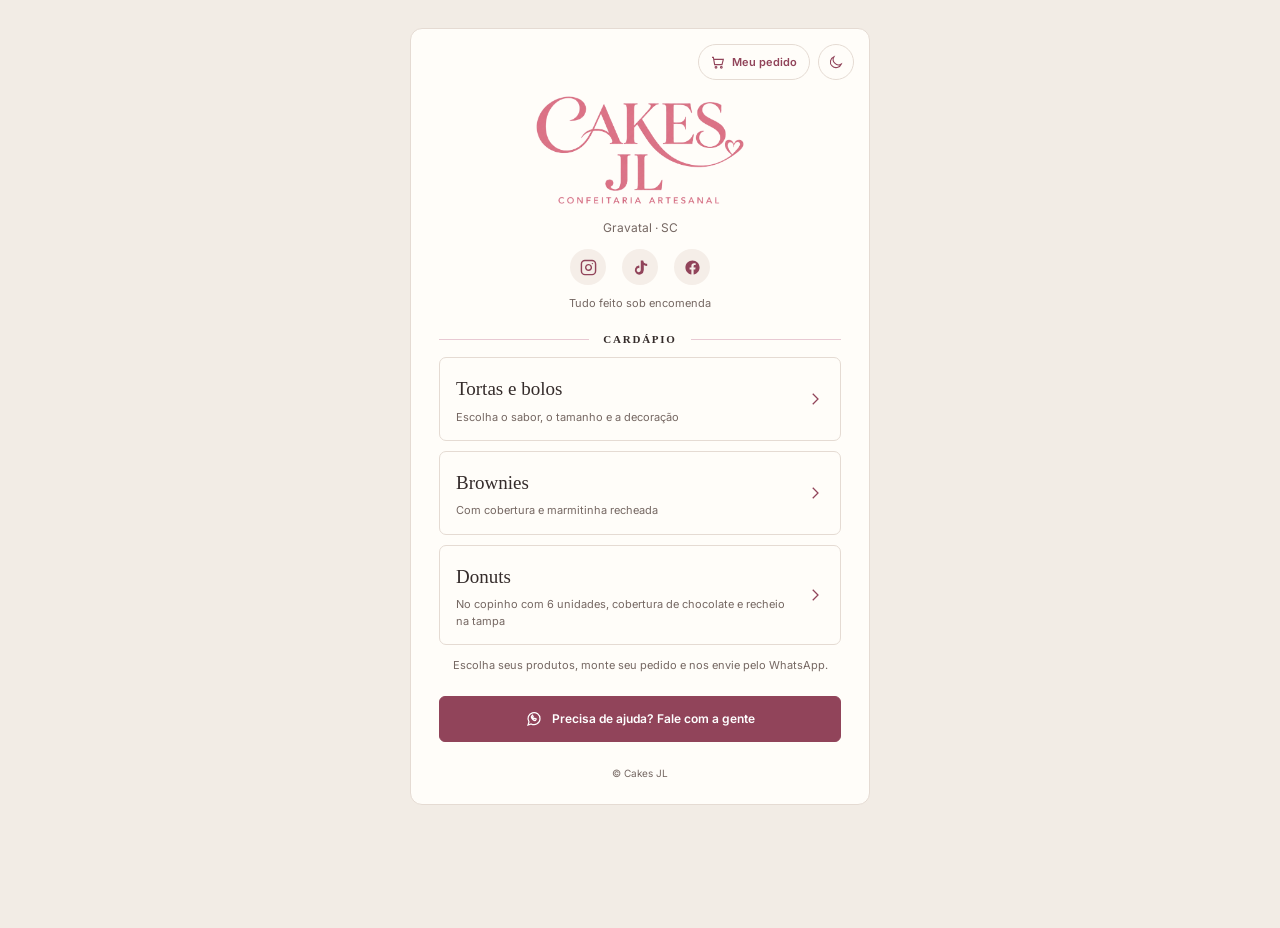
<file: index.html>
<!DOCTYPE html>
<html lang="pt-BR">
  <head>
    <meta charset="UTF-8">
    <meta name="viewport" content="width=device-width, initial-scale=1">
    <title>Doces sob encomenda em Gravatal | Cakes JL</title>
    <meta
      name="description"
      content="Tortas, bolos, brownies e donuts no copinho artesanais em Gravatal, SC. Conheça as opções e encomende pelo WhatsApp."
    >
    <meta name="theme-color" content="#f2ece5">
    <link rel="canonical" href="https://www.cakesjlconfeitaria.com.br/">
    <meta property="og:type" content="website">
    <meta property="og:locale" content="pt_BR">
    <meta property="og:site_name" content="Cakes JL">
    <meta property="og:title" content="Doces sob encomenda em Gravatal | Cakes JL">
    <meta
      property="og:description"
      content="Tortas, bolos, brownies e donuts no copinho artesanais em Gravatal, SC. Conheça as opções e encomende pelo WhatsApp."
    >
    <meta property="og:url" content="https://www.cakesjlconfeitaria.com.br/">
    <meta property="og:image" content="https://www.cakesjlconfeitaria.com.br/logo.png">
    <meta property="og:image:alt" content="Cakes JL Confeitaria Artesanal">
    <link rel="prefetch" href="tortas/index.html">
    <link rel="prefetch" href="brownies/index.html">
    <link rel="prefetch" href="donuts/index.html">
    <link rel="prefetch" href="pedido/index.html">
    <link rel="icon" href="assets/favicon.svg" type="image/svg+xml">
    <link rel="preconnect" href="https://fonts.googleapis.com">
    <link rel="preconnect" href="https://fonts.gstatic.com" crossorigin>
    <script src="assets/site.js?v=8"></script>
    <link rel="stylesheet" href="assets/site.css?v=36">
    <script src="assets/pedido.js?v=29" defer></script>
  </head>
  <body class="home">
    <a class="skip-link" href="#conteudo">Pular para o conteúdo</a>
    <div class="panel">
      <button
        class="theme-toggle"
        type="button"
        data-theme-toggle
        aria-label="Ativar tema escuro"
        aria-pressed="false"
      >
        <svg
          class="moon"
          viewBox="0 0 24 24"
          fill="none"
          stroke="currentColor"
          stroke-width="1.6"
          aria-hidden="true"
        >
          <path d="M20 15a8 8 0 0 1-11-11 8.5 8.5 0 1 0 11 11Z"/>
        </svg>
        <svg
          class="sun"
          viewBox="0 0 24 24"
          fill="none"
          stroke="currentColor"
          stroke-width="1.6"
          aria-hidden="true"
        >
          <circle cx="12" cy="12" r="4"/>
          <path d="M12 2v2m0 16v2M2 12h2m16 0h2M5 5l1.5 1.5m11 11L19 19M5 19l1.5-1.5m11-11L19 5"/>
        </svg>
      </button>
      <a class="cart-link" href="pedido/index.html" data-n="0">
        <svg
          viewBox="0 0 24 24"
          fill="none"
          stroke="currentColor"
          stroke-width="1.7"
          aria-hidden="true"
        >
          <path d="M3 5h2l2 11h11l2-8H6"/>
          <circle cx="9" cy="20" r="1.3"/>
          <circle cx="17" cy="20" r="1.3"/>
        </svg>
        <span>Meu pedido</span><span class="cart-link-n" data-pedido-contador>0</span>
      </a>
      <header class="identity">
        <a class="brand" href="index.html" aria-label="Cakes JL — início"><img src="logo.png" width="1422" height="791" alt="Cakes JL Confeitaria Artesanal">
        </a>
        <p class="location">Gravatal · SC</p>
        <nav class="social-links" aria-label="Redes sociais">
          <a
            href="https://www.instagram.com/cakesjlconfeitaria"
            target="_blank"
            rel="noopener noreferrer"
            aria-label="Instagram"
          >
            <svg
              width="22"
              height="22"
              viewBox="0 0 24 24"
              fill="none"
              stroke="currentColor"
              stroke-width="2"
              stroke-linecap="round"
              stroke-linejoin="round"
            >
              <rect x="2" y="2" width="20" height="20" rx="5" ry="5">
              </rect>
              <path d="M16 11.37A4 4 0 1 1 12.63 8 4 4 0 0 1 16 11.37z">
              </path>
              <line x1="17.5" y1="6.5" x2="17.51" y2="6.5">
              </line>
            </svg>
          </a>
          <a
            href="https://www.tiktok.com/@cakesjlconfeitaria"
            target="_blank"
            rel="noopener noreferrer"
            aria-label="TikTok"
          >
            <svg width="20" height="20" viewBox="0 0 24 24" fill="currentColor">
              <path
                d="M19.59 6.69a4.83 4.83 0 0 1-3.77-4.25V2h-3.45v13.67a2.89 2.89 0 0 1-5.2 1.74 2.89 2.89 0 0 1 2.31-4.64 2.93 2.93 0 0 1 .88.13V9.4a6.84 6.84 0 0 0-1-.05A6.33 6.33 0 0 0 5.8 20.1a6.34 6.34 0 0 0 10.86-4.43V8.51a8.16 8.16 0 0 0 4.77 1.52v-3.4a4.85 4.85 0 0 1-1.84-.04z"
              />
            </svg>
          </a>
          <a
            href="https://www.facebook.com/people/Cakes-JL-Confeitaria/61590743607528/"
            target="_blank"
            rel="noopener noreferrer"
            aria-label="Facebook"
          >
            <svg width="22" height="22" viewBox="0 0 24 24" fill="currentColor">
              <path
                d="M22 12c0-5.523-4.477-10-10-10S2 6.477 2 12c0 4.991 3.657 9.128 8.438 9.878v-6.987h-2.54V12h2.54V9.797c0-2.506 1.492-3.89 3.777-3.89 1.094 0 2.238.195 2.238.195v2.46h-1.26c-1.243 0-1.63.771-1.63 1.562V12h2.773l-.443 2.89h-2.33v6.988C18.343 21.128 22 16.991 22 12z"
              />
            </svg>
          </a>
        </nav>
        <p class="order-note">Tudo feito sob encomenda</p>
      </header>

      <main id="conteudo">
        <h1 class="sr-only">Cardápio Cakes JL</h1>
        <section class="catalog-box" aria-labelledby="cardapio-titulo">
          <h2 class="catalog-heading" id="cardapio-titulo">Cardápio</h2>
          <nav class="category-list" aria-label="Cardápio de produtos">
            <a class="catalog-row" href="tortas/index.html"><span><strong>Tortas e bolos</strong><small>Escolha o sabor, o tamanho e a decoração</small></span>
              <svg
                viewBox="0 0 24 24"
                fill="none"
                stroke="currentColor"
                stroke-width="1.7"
                aria-hidden="true"
              >
                <path d="m9 5 7 7-7 7"/>
              </svg>
            </a>
            <a class="catalog-row" href="brownies/index.html"><span><strong>Brownies</strong><small>Com cobertura e marmitinha recheada</small></span>
              <svg
                viewBox="0 0 24 24"
                fill="none"
                stroke="currentColor"
                stroke-width="1.7"
                aria-hidden="true"
              >
                <path d="m9 5 7 7-7 7"/>
              </svg>
            </a>
            <a class="catalog-row" href="donuts/index.html"><span><strong>Donuts</strong><small>No copinho com 6 unidades, cobertura de chocolate e recheio na tampa</small></span>
              <svg
                viewBox="0 0 24 24"
                fill="none"
                stroke="currentColor"
                stroke-width="1.7"
                aria-hidden="true"
              >
                <path d="m9 5 7 7-7 7"/>
              </svg>
            </a>
          </nav>
          <p class="catalog-foot">Escolha seus produtos, monte seu pedido e nos envie pelo WhatsApp.</p>
        </section>
        <a
          class="button home-contact"
          href="https://wa.me/5548999442988?text=Ol%C3%A1%21%20Estou%20no%20site%20da%20Cakes%20JL%20e%20fiquei%20com%20uma%20d%C3%BAvida%20antes%20de%20fazer%20meu%20pedido."
          target="_blank"
          rel="noopener noreferrer"
        >
          <svg
            viewBox="0 0 24 24"
            fill="none"
            stroke="currentColor"
            stroke-width="1.6"
            aria-hidden="true"
          >
            <path d="M20 11.6a8 8 0 0 1-11.8 7L4 20l1.3-4.2A8 8 0 1 1 20 11.6Z"/>
            <path d="M9 8c-2 1 2 7 5 6l1-2-2-1-1 1-2-2 1-1-1-2Z"/>
          </svg>Precisa de ajuda? Fale com a gente</a>
      </main>

      <footer class="site-footer">
        <p>© Cakes JL</p>
      </footer>
    </div>
  </body>
</html>
</file>
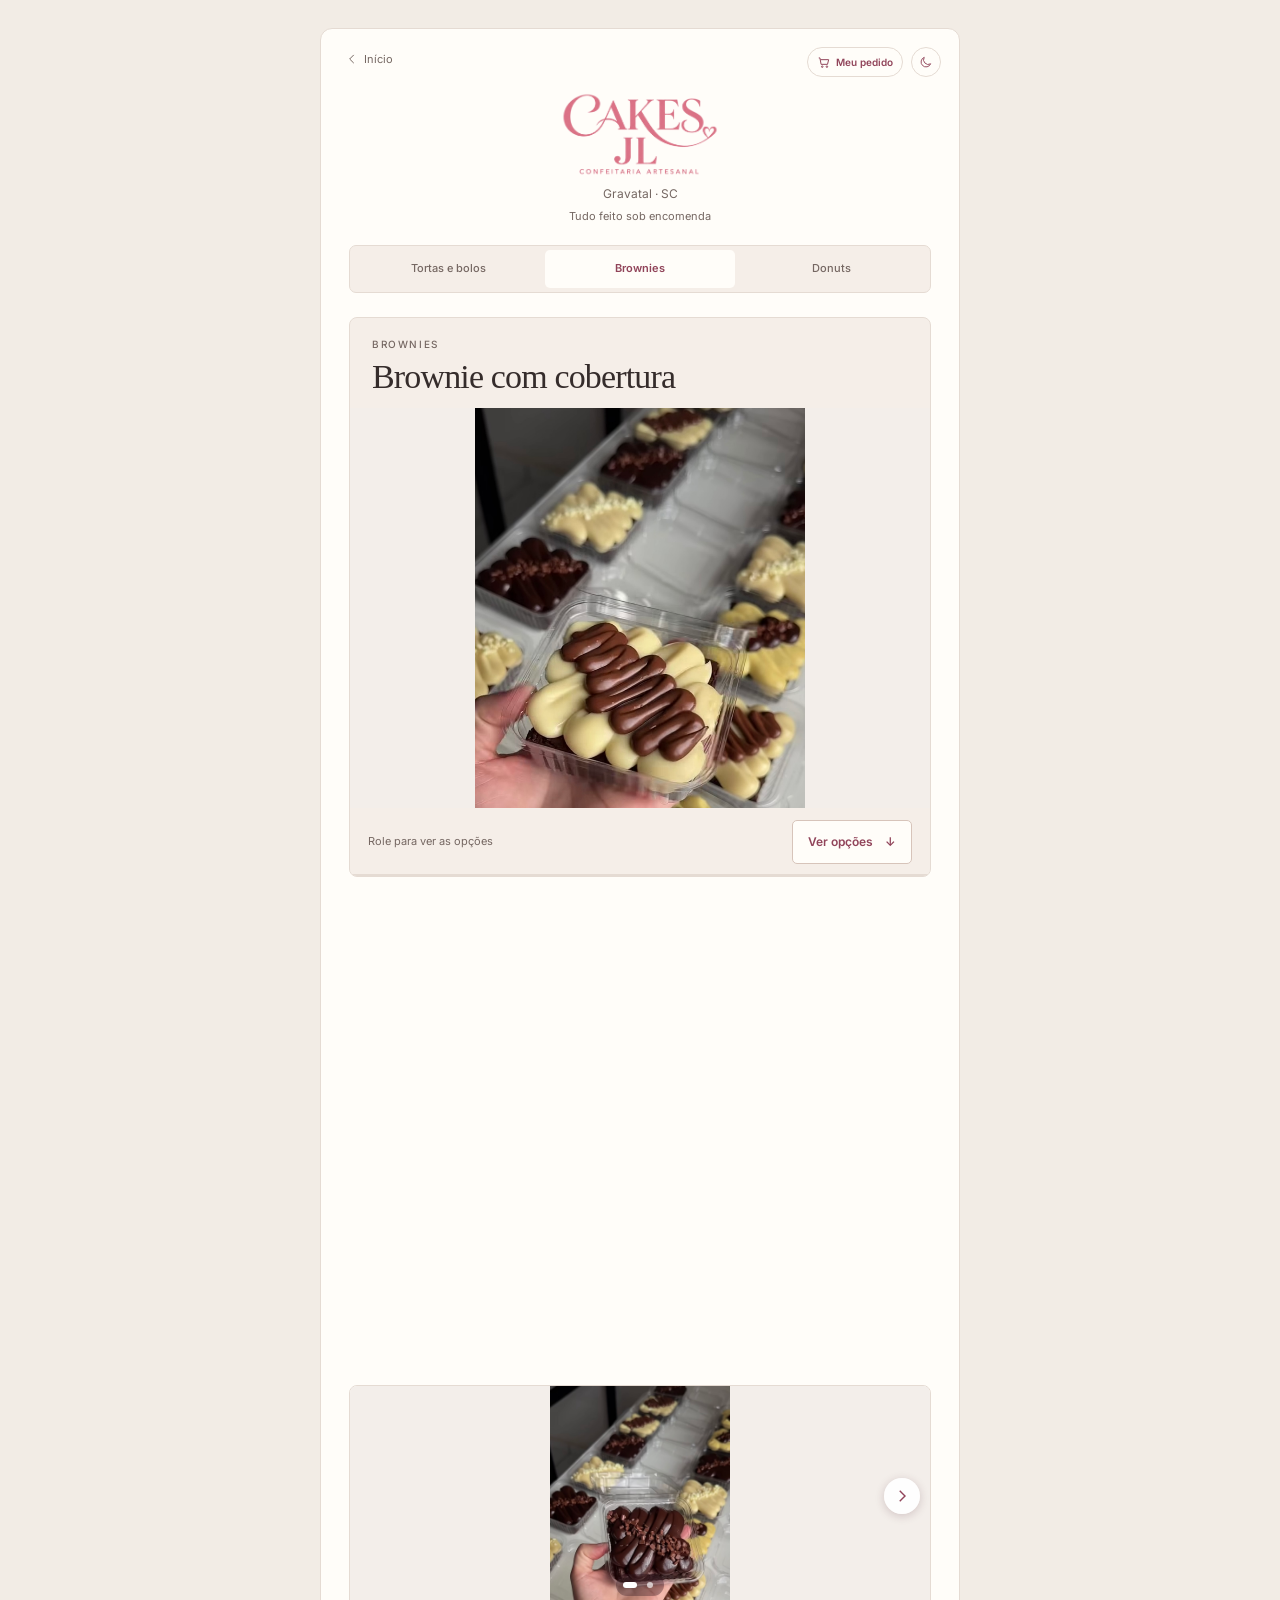
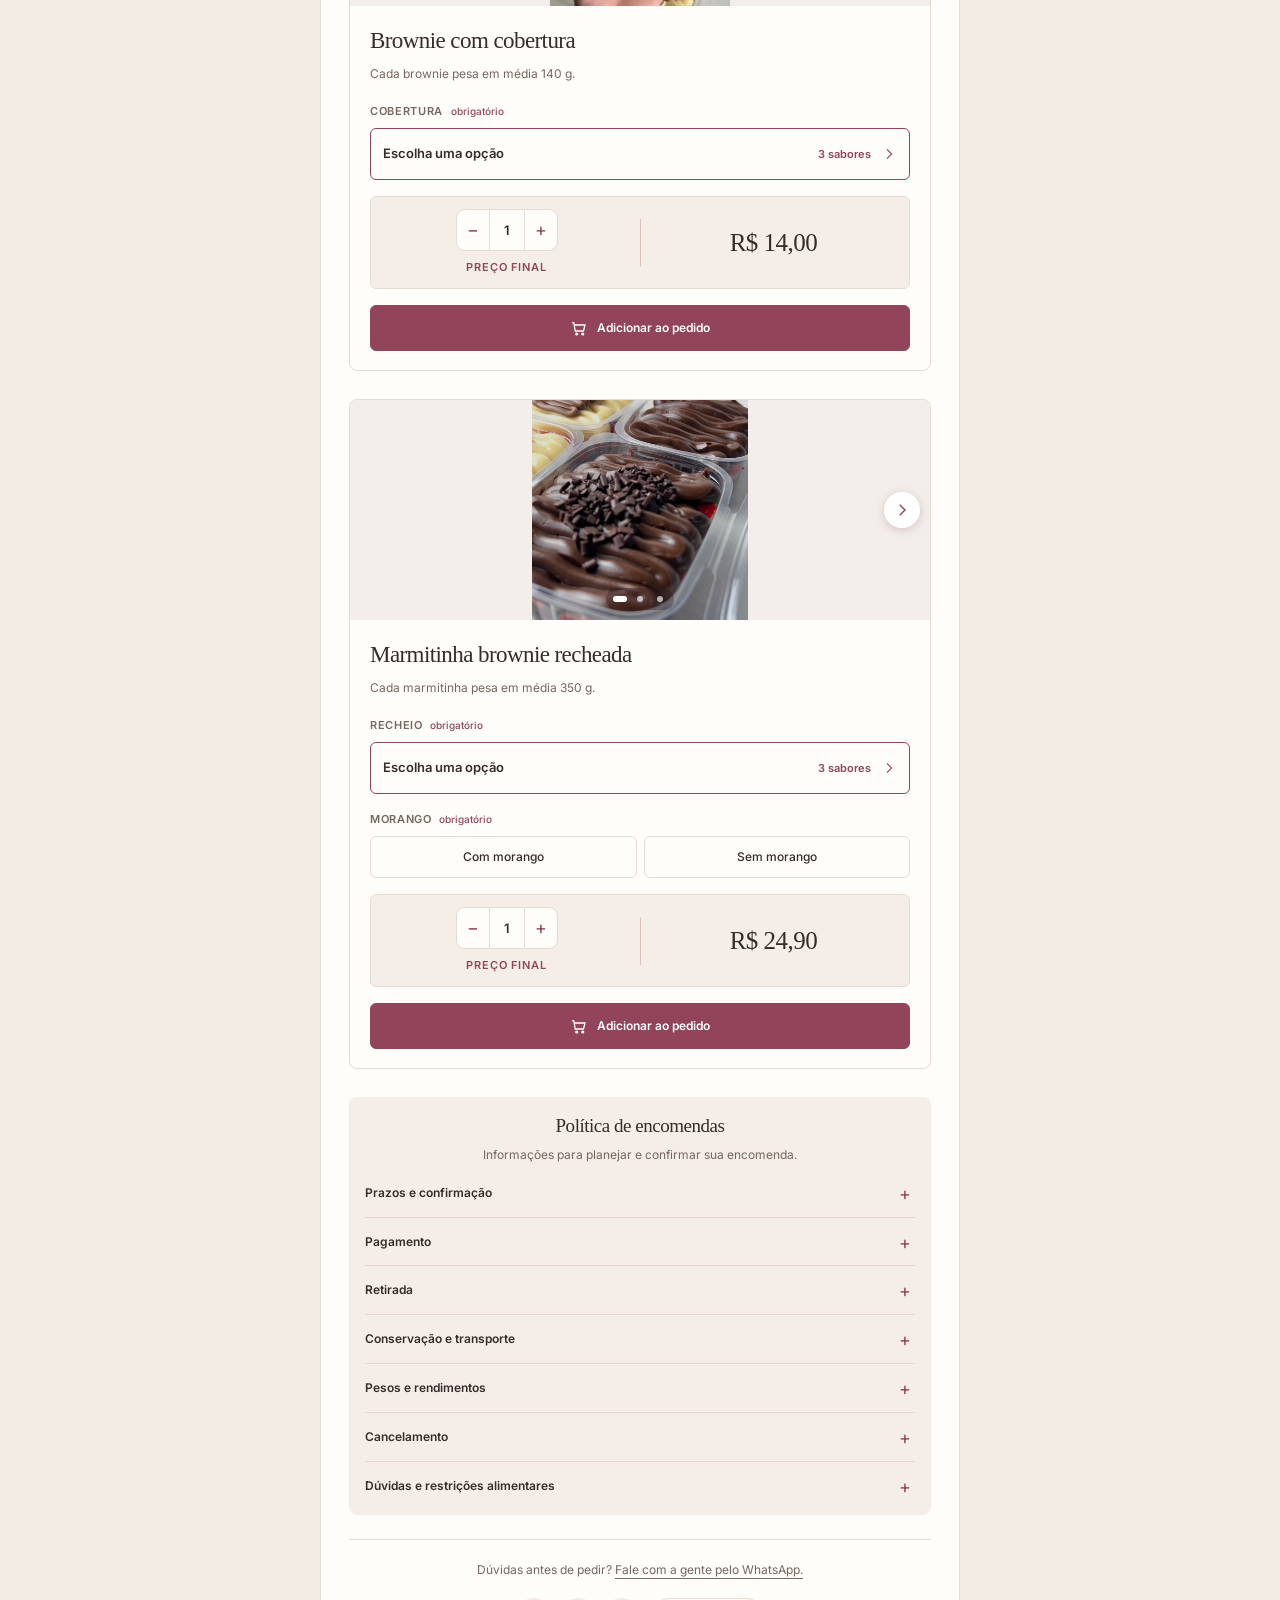
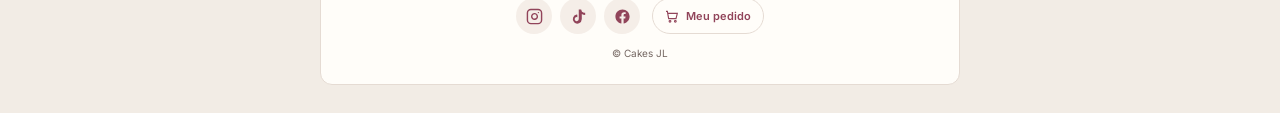
<file: brownies/index.html>
<!DOCTYPE html>
<html lang="pt-BR">
  <head>
    <meta charset="UTF-8">
    <meta name="viewport" content="width=device-width, initial-scale=1">
    <title>Brownies sob encomenda | Cakes JL</title>
    <meta
      name="description"
      content="Brownie com cobertura e marmitinha brownie recheada com morango. Cobertura ou recheio à escolha: chocolate 50% cacau, ninho ou Dois amores (chocolate + ninho), sob encomenda na Cakes JL, em Gravatal, SC."
    >
    <meta name="theme-color" content="#f2ece5">
    <link rel="canonical" href="https://www.cakesjlconfeitaria.com.br/brownies/">
    <meta property="og:type" content="website">
    <meta property="og:locale" content="pt_BR">
    <meta property="og:site_name" content="Cakes JL">
    <meta property="og:title" content="Brownies sob encomenda | Cakes JL">
    <meta
      property="og:description"
      content="Brownie com cobertura e marmitinha brownie recheada com morango. Cobertura ou recheio à escolha: chocolate 50% cacau, ninho ou Dois amores (chocolate + ninho), sob encomenda na Cakes JL, em Gravatal, SC."
    >
    <meta property="og:url" content="https://www.cakesjlconfeitaria.com.br/brownies/">
    <meta property="og:image" content="https://www.cakesjlconfeitaria.com.br/logo.png">
    <meta property="og:image:alt" content="Cakes JL Confeitaria Artesanal">
    <link rel="prefetch" href="../index.html">
    <link rel="prefetch" href="../tortas/index.html">
    <link rel="prefetch" href="../donuts/index.html">
    <link rel="prefetch" href="../pedido/index.html">
    <link rel="icon" href="../assets/favicon.svg" type="image/svg+xml">
    <link rel="preconnect" href="https://fonts.googleapis.com">
    <link rel="preconnect" href="https://fonts.gstatic.com" crossorigin>
    <script src="../assets/site.js?v=8"></script>
    <link rel="stylesheet" href="../assets/site.css?v=36">
    <script src="../assets/pedido.js?v=29" defer></script>
    <link rel="stylesheet" href="../assets/vitrine.css?v=1">
    <script src="../assets/vitrine.js?v=1" defer></script>
  </head>
  <body class="product-page">
    <a class="skip-link" href="#conteudo">Pular para o conteúdo</a>
    <div class="panel product-panel">
      <a class="back" href="../index.html">
        <svg
          viewBox="0 0 24 24"
          fill="none"
          stroke="currentColor"
          stroke-width="1.7"
          aria-hidden="true"
        >
          <path d="m15 5-7 7 7 7"/>
        </svg>Início</a>
      <button
        class="theme-toggle"
        type="button"
        data-theme-toggle
        aria-label="Ativar tema escuro"
        aria-pressed="false"
      >
        <svg
          class="moon"
          viewBox="0 0 24 24"
          fill="none"
          stroke="currentColor"
          stroke-width="1.6"
          aria-hidden="true"
        >
          <path d="M20 15a8 8 0 0 1-11-11 8.5 8.5 0 1 0 11 11Z"/>
        </svg>
        <svg
          class="sun"
          viewBox="0 0 24 24"
          fill="none"
          stroke="currentColor"
          stroke-width="1.6"
          aria-hidden="true"
        >
          <circle cx="12" cy="12" r="4"/>
          <path d="M12 2v2m0 16v2M2 12h2m16 0h2M5 5l1.5 1.5m11 11L19 19M5 19l1.5-1.5m11-11L19 5"/>
        </svg>
      </button>
      <a class="cart-link" href="../pedido/index.html" data-n="0">
        <svg
          viewBox="0 0 24 24"
          fill="none"
          stroke="currentColor"
          stroke-width="1.7"
          aria-hidden="true"
        >
          <path d="M3 5h2l2 11h11l2-8H6"/>
          <circle cx="9" cy="20" r="1.3"/>
          <circle cx="17" cy="20" r="1.3"/>
        </svg>
        <span>Meu pedido</span><span class="cart-link-n" data-pedido-contador>0</span>
      </a>
      <header class="identity">
        <a class="brand" href="../index.html" aria-label="Cakes JL — início"><img src="../logo.png" width="1422" height="791" alt="Cakes JL Confeitaria Artesanal">
        </a>
        <p class="location">Gravatal · SC</p>
        <p class="order-note">Tudo feito sob encomenda</p>
      </header>
      <nav class="category-nav" aria-label="Categorias">
        <a href="../tortas/index.html">Tortas e bolos</a>
        <a href="../brownies/index.html" aria-current="page">Brownies</a>
        <a href="../donuts/index.html">Donuts</a>
      </nav>

      <main id="conteudo">
        <h1 class="sr-only">Brownies</h1>
        <section class="vitrine" data-vitrine data-vitrine-zoom="1.8" aria-labelledby="vitrine-titulo">
          <div class="vitrine-stage" data-vitrine-stage>
            <header class="vitrine-heading">
              <p>Brownies</p>
              <h2 id="vitrine-titulo">Brownie com cobertura</h2>
            </header>
            <div class="vitrine-media">
              <img class="vitrine-frame" data-vitrine-frame data-focus-x="53" data-focus-y="67"
                src="brownie-2.2.PNG" width="828" height="1003"
                alt="Brownie com cobertura em duas cores"
                fetchpriority="high" decoding="async">
              <img class="vitrine-frame" data-vitrine-frame data-focus-x="53" data-focus-y="67"
                src="brownie-2.2.PNG" width="828" height="1003" alt="" aria-hidden="true" decoding="async">
              <img class="vitrine-frame" data-vitrine-frame data-focus-x="53" data-focus-y="67"
                src="brownie-2.2.PNG" width="828" height="1003" alt="" aria-hidden="true" decoding="async">
            </div>
            <div class="vitrine-footer">
              <span class="vitrine-hint">Role para ver as opções</span>
              <a class="vitrine-skip" href="#opcoes-brownies">Ver opções <span aria-hidden="true">↓</span></a>
            </div>
            <div class="vitrine-track" aria-hidden="true"><span></span></div>
          </div>
        </section>
        <div class="product-list section" id="opcoes-brownies">
          <article class="product-entry" aria-labelledby="brownie-cobertura-titulo">
            <div
              class="carousel"
              data-photos="Brownie com cobertura"
              data-hide-desc
              data-price="R$ 14,00 a unidade"
              role="group"
              aria-roledescription="carrossel"
              aria-label="Fotos de Brownie com cobertura"
            >
              <div class="carousel-track" data-carousel-track>
                <a class="slide" href="brownie-2.1.PNG"><img
                    src="brownie-2.1.PNG"
                    alt="Brownie com cobertura em uma embalagem transparente"
                    width="828"
                    height="1008"
                    loading="eager"
                    decoding="async"
                  >
                </a>
                <a class="slide" href="brownie-2.2.PNG"><img
                    src="brownie-2.2.PNG"
                    alt="Brownie com cobertura em duas cores"
                    width="828"
                    height="1003"
                    loading="lazy"
                    decoding="async"
                  >
                </a>
              </div>
            </div>
            <div class="product-body">
              <h2 id="brownie-cobertura-titulo">Brownie com cobertura</h2>
              <p>Cada brownie pesa em média 140 g.</p>
              <p class="consult-price nojs-only">R$ 14,00 a unidade</p>
              <form
                class="order-form"
                data-produto="brownie-cobertura"
                aria-label="Adicionar brownie com cobertura ao pedido"
              >
                <div
                  class="field flavor-field"
                  data-sabor-titulo="Cobertura do brownie"
                  data-sabor-subtitulo="Escolha a cobertura do seu brownie."
                  data-sabor-rotulo="Cobertura"
                >
                  <span class="field-label">Cobertura <em class="req">obrigatório</em></span>
                  <div class="choice-grid">
                    <label><input type="radio" name="sabor" value="Chocolate 50% cacau"><span>Chocolate<small>50% cacau</small></span>
                    </label>
                    <label><input type="radio" name="sabor" value="Ninho"><span>Ninho<small>leite Ninho</small></span>
                    </label>
                    <label><input type="radio" name="sabor" value="Dois amores (chocolate + ninho)"><span>Dois amores<small>chocolate + ninho</small></span>
                    </label>
                  </div>
                </div>
                <div class="price-panel js-only">
                  <div class="qty-row">
                    <div class="qty">
                      <button type="button" data-menos aria-label="Diminuir quantidade">−</button>
                      <input
                        type="number"
                        id="bc-qtd"
                        name="qtd"
                        value="1"
                        min="1"
                        max="99"
                        inputmode="numeric"
                        aria-label="Quantidade"
                      >
                      <button type="button" data-mais aria-label="Aumentar quantidade">+</button>
                    </div>
                  </div>
                  <div class="final-price" data-previa>
                    <span class="final-price-text"><span class="final-price-label">Preço final</span><small class="final-price-detail" data-previa-detalhe></small>
                    </span>
                    <strong class="final-price-value" data-previa-valor>
                    </strong>
                  </div>
                </div>
                <button class="button js-only" type="submit">
                  <svg
                    viewBox="0 0 24 24"
                    fill="none"
                    stroke="currentColor"
                    stroke-width="1.7"
                    aria-hidden="true"
                  >
                    <path d="M3 5h2l2 11h11l2-8H6"/>
                    <circle cx="9" cy="20" r="1.3"/>
                    <circle cx="17" cy="20" r="1.3"/>
                  </svg>Adicionar ao pedido</button>
              </form>
              <noscript><a
                  class="button "
                  href="https://wa.me/5548999442988?text=Ol%C3%A1%21%20Estou%20no%20site%20da%20Cakes%20JL%20e%20tenho%20interesse%20no%20brownie%20com%20cobertura.%20Pode%20me%20informar%20valor%2C%20op%C3%A7%C3%B5es%2C%20quantidade%20m%C3%ADnima%20e%20prazo%20para%20encomendar%3F"
                  target="_blank"
                  rel="noopener noreferrer"
                >
                  <svg
                    viewBox="0 0 24 24"
                    fill="none"
                    stroke="currentColor"
                    stroke-width="1.6"
                    aria-hidden="true"
                  >
                    <path d="M20 11.6a8 8 0 0 1-11.8 7L4 20l1.3-4.2A8 8 0 1 1 20 11.6Z"/>
                    <path d="M9 8c-2 1 2 7 5 6l1-2-2-1-1 1-2-2 1-1-1-2Z"/>
                  </svg>Encomendar pelo WhatsApp</a>
                <p class="nojs-note">Seu navegador está sem JavaScript. Para encomendar, fale com a gente pelo WhatsApp.</p>
              </noscript>
            </div>
          </article>
          <article class="product-entry" aria-labelledby="marmitinha-titulo">
            <div
              class="carousel"
              data-photos="Marmitinha brownie recheada"
              data-hide-desc
              data-price="R$ 24,90 a marmitinha"
              role="group"
              aria-roledescription="carrossel"
              aria-label="Fotos de Marmitinha brownie recheada"
            >
              <div class="carousel-track" data-carousel-track>
                <a class="slide" href="brownie-3.1.PNG"><img
                    src="brownie-3.1.PNG"
                    alt="Marmitinha brownie recheada vista de perto"
                    width="828"
                    height="846"
                    loading="eager"
                    decoding="async"
                  >
                </a>
                <a class="slide" href="brownie-3.2.PNG"><img
                    src="brownie-3.2.PNG"
                    alt="Montagem da marmitinha brownie recheada"
                    width="828"
                    height="851"
                    loading="lazy"
                    decoding="async"
                  >
                </a>
                <a class="slide" href="brownie-3.3.PNG"><img
                    src="brownie-3.3.PNG"
                    alt="Marmitinha com brownie, recheio e cobertura"
                    width="827"
                    height="860"
                    loading="lazy"
                    decoding="async"
                  >
                </a>
              </div>
            </div>
            <div class="product-body">
              <h2 id="marmitinha-titulo">Marmitinha brownie recheada</h2>
              <p>Cada marmitinha pesa em média 350 g.</p>
              <p class="consult-price nojs-only">R$ 24,90 a marmitinha</p>
              <form
                class="order-form"
                data-produto="marmitinha"
                aria-label="Adicionar marmitinha ao pedido"
              >
                <div
                  class="field flavor-field"
                  data-sabor-titulo="Recheio da marmitinha"
                  data-sabor-subtitulo="Escolha o recheio da sua marmitinha."
                  data-sabor-rotulo="Recheio"
                >
                  <span class="field-label">Recheio <em class="req">obrigatório</em></span>
                  <div class="choice-grid">
                    <label><input type="radio" name="sabor" value="Chocolate 50% cacau"><span>Chocolate<small>50% cacau</small></span>
                    </label>
                    <label><input type="radio" name="sabor" value="Ninho"><span>Ninho<small>leite Ninho</small></span>
                    </label>
                    <label><input type="radio" name="sabor" value="Dois amores (chocolate + ninho)"><span>Dois amores<small>chocolate + ninho</small></span>
                    </label>
                  </div>
                </div>
                <div class="field">
                  <span class="field-label">Morango <em class="req">obrigatório</em></span>
                  <div class="choice-grid two">
                    <label><input type="radio" name="morango" value="com"><span>Com morango</span>
                    </label>
                    <label><input type="radio" name="morango" value="sem"><span>Sem morango</span>
                    </label>
                  </div>
                </div>
                <div class="price-panel js-only">
                  <div class="qty-row">
                    <div class="qty">
                      <button type="button" data-menos aria-label="Diminuir quantidade">−</button>
                      <input
                        type="number"
                        id="mm-qtd"
                        name="qtd"
                        value="1"
                        min="1"
                        max="99"
                        inputmode="numeric"
                        aria-label="Quantidade"
                      >
                      <button type="button" data-mais aria-label="Aumentar quantidade">+</button>
                    </div>
                  </div>
                  <div class="final-price" data-previa>
                    <span class="final-price-text"><span class="final-price-label">Preço final</span><small class="final-price-detail" data-previa-detalhe></small>
                    </span>
                    <strong class="final-price-value" data-previa-valor>
                    </strong>
                  </div>
                </div>
                <button class="button js-only" type="submit">
                  <svg
                    viewBox="0 0 24 24"
                    fill="none"
                    stroke="currentColor"
                    stroke-width="1.7"
                    aria-hidden="true"
                  >
                    <path d="M3 5h2l2 11h11l2-8H6"/>
                    <circle cx="9" cy="20" r="1.3"/>
                    <circle cx="17" cy="20" r="1.3"/>
                  </svg>Adicionar ao pedido</button>
              </form>
              <noscript><a
                  class="button "
                  href="https://wa.me/5548999442988?text=Ol%C3%A1%21%20Estou%20no%20site%20da%20Cakes%20JL%20e%20tenho%20interesse%20na%20marmitinha%20brownie%20recheada.%20Pode%20me%20informar%20valor%2C%20op%C3%A7%C3%B5es%2C%20quantidade%20m%C3%ADnima%20e%20prazo%20para%20encomendar%3F"
                  target="_blank"
                  rel="noopener noreferrer"
                >
                  <svg
                    viewBox="0 0 24 24"
                    fill="none"
                    stroke="currentColor"
                    stroke-width="1.6"
                    aria-hidden="true"
                  >
                    <path d="M20 11.6a8 8 0 0 1-11.8 7L4 20l1.3-4.2A8 8 0 1 1 20 11.6Z"/>
                    <path d="M9 8c-2 1 2 7 5 6l1-2-2-1-1 1-2-2 1-1-1-2Z"/>
                  </svg>Encomendar pelo WhatsApp</a>
                <p class="nojs-note">Seu navegador está sem JavaScript. Para encomendar, fale com a gente pelo WhatsApp.</p>
              </noscript>
            </div>
          </article>
        </div>
        <section class="section how-card" id="como-pedir">
          <header class="section-heading">
            <h2>Política de encomendas</h2>
            <p>Informações para planejar e confirmar sua encomenda.</p>
          </header>
          <div class="info-grid">
            <details name="politica-encomendas">
              <summary>Prazos e confirmação</summary>
              <p><strong>Tortas, Matilda e Bentô Cake:</strong> pedimos pelo menos 48 horas de antecedência.</p>
              <p><strong>Brownies e donuts:</strong> pedimos pelo menos 24 horas de antecedência.</p>
              <p>Para confirmar seu pedido, você paga 50% do valor na encomenda e o restante na retirada.</p>
            </details>
            <details name="politica-encomendas">
              <summary>Pagamento</summary>
              <p>Você pode pagar por Pix ou cartão de crédito ou débito. Para pagamentos com cartão, enviamos um link de pagamento.</p>
            </details>
            <details name="politica-encomendas">
              <summary>Retirada</summary>
              <p>A retirada é no bairro Bela Vista 1, em Gravatal, em uma data e horário combinados com você. Não fazemos entregas.</p>
            </details>
            <details name="politica-encomendas">
              <summary>Conservação e transporte</summary>
              <p>Nossos produtos são preparados artesanalmente e têm validade de até 6 dias sob refrigeração.</p>
              <p>Não nos responsabilizamos por acidentes após a retirada.</p>
            </details>
            <details name="politica-encomendas">
              <summary>Pesos e rendimentos</summary>
              <p>Os pesos e rendimentos informados são aproximados. As tortas são vendidas inteiras, por tamanho, e o rendimento pode variar conforme o tamanho das porções servidas.</p>
            </details>
            <details name="politica-encomendas">
              <summary>Cancelamento</summary>
              <p><strong>Tortas, Matilda e Bentô Cake:</strong> pedidos cancelados com menos de 48 horas de antecedência não têm reembolso. Ao fazer o pedido, você concorda com a política de troca e cancelamento.</p>
              <p><strong>Brownies e donuts:</strong> após a confirmação do pedido, o sinal não é devolvido em caso de cancelamento.</p>
            </details>
            <details name="politica-encomendas">
              <summary>Dúvidas e restrições alimentares</summary>
              <p>Antes de confirmar, fale com a gente sobre sabores, decoração ou alguma necessidade específica. Tem alguma restrição alimentar? Conte nas observações do pedido.</p>
            </details>
          </div>
        </section>
      </main>

      <footer class="site-footer footer-with-actions">
        <p class="footer-help">Dúvidas antes de pedir? <a
            href="https://wa.me/5548999442988?text=Ol%C3%A1%21%20Estou%20no%20site%20da%20Cakes%20JL%20e%20fiquei%20com%20uma%20d%C3%BAvida%20antes%20de%20fazer%20meu%20pedido."
            target="_blank"
            rel="noopener noreferrer"
          >Fale com a gente pelo WhatsApp.</a>
        </p>
        <div class="footer-actions">
          <nav class="social-links" aria-label="Redes sociais">
            <a
              href="https://www.instagram.com/cakesjlconfeitaria"
              target="_blank"
              rel="noopener noreferrer"
              aria-label="Instagram"
            >
              <svg
                width="22"
                height="22"
                viewBox="0 0 24 24"
                fill="none"
                stroke="currentColor"
                stroke-width="2"
                stroke-linecap="round"
                stroke-linejoin="round"
              >
                <rect x="2" y="2" width="20" height="20" rx="5" ry="5">
                </rect>
                <path d="M16 11.37A4 4 0 1 1 12.63 8 4 4 0 0 1 16 11.37z">
                </path>
                <line x1="17.5" y1="6.5" x2="17.51" y2="6.5">
                </line>
              </svg>
            </a>
            <a
              href="https://www.tiktok.com/@cakesjlconfeitaria"
              target="_blank"
              rel="noopener noreferrer"
              aria-label="TikTok"
            >
              <svg width="20" height="20" viewBox="0 0 24 24" fill="currentColor">
                <path
                  d="M19.59 6.69a4.83 4.83 0 0 1-3.77-4.25V2h-3.45v13.67a2.89 2.89 0 0 1-5.2 1.74 2.89 2.89 0 0 1 2.31-4.64 2.93 2.93 0 0 1 .88.13V9.4a6.84 6.84 0 0 0-1-.05A6.33 6.33 0 0 0 5.8 20.1a6.34 6.34 0 0 0 10.86-4.43V8.51a8.16 8.16 0 0 0 4.77 1.52v-3.4a4.85 4.85 0 0 1-1.84-.04z"
                />
              </svg>
            </a>
            <a
              href="https://www.facebook.com/people/Cakes-JL-Confeitaria/61590743607528/"
              target="_blank"
              rel="noopener noreferrer"
              aria-label="Facebook"
            >
              <svg width="22" height="22" viewBox="0 0 24 24" fill="currentColor">
                <path
                  d="M22 12c0-5.523-4.477-10-10-10S2 6.477 2 12c0 4.991 3.657 9.128 8.438 9.878v-6.987h-2.54V12h2.54V9.797c0-2.506 1.492-3.89 3.777-3.89 1.094 0 2.238.195 2.238.195v2.46h-1.26c-1.243 0-1.63.771-1.63 1.562V12h2.773l-.443 2.89h-2.33v6.988C18.343 21.128 22 16.991 22 12z"
                />
              </svg>
            </a>
          </nav>
          <a class="cart-link" href="../pedido/index.html" data-n="0">
            <svg
              viewBox="0 0 24 24"
              fill="none"
              stroke="currentColor"
              stroke-width="1.7"
              aria-hidden="true"
            >
              <path d="M3 5h2l2 11h11l2-8H6"/>
              <circle cx="9" cy="20" r="1.3"/>
              <circle cx="17" cy="20" r="1.3"/>
            </svg>
            <span>Meu pedido</span><span class="cart-link-n" data-pedido-contador>0</span>
          </a>
        </div>
        <p>© Cakes JL</p>
      </footer>
    </div>
  </body>
</html>
</file>
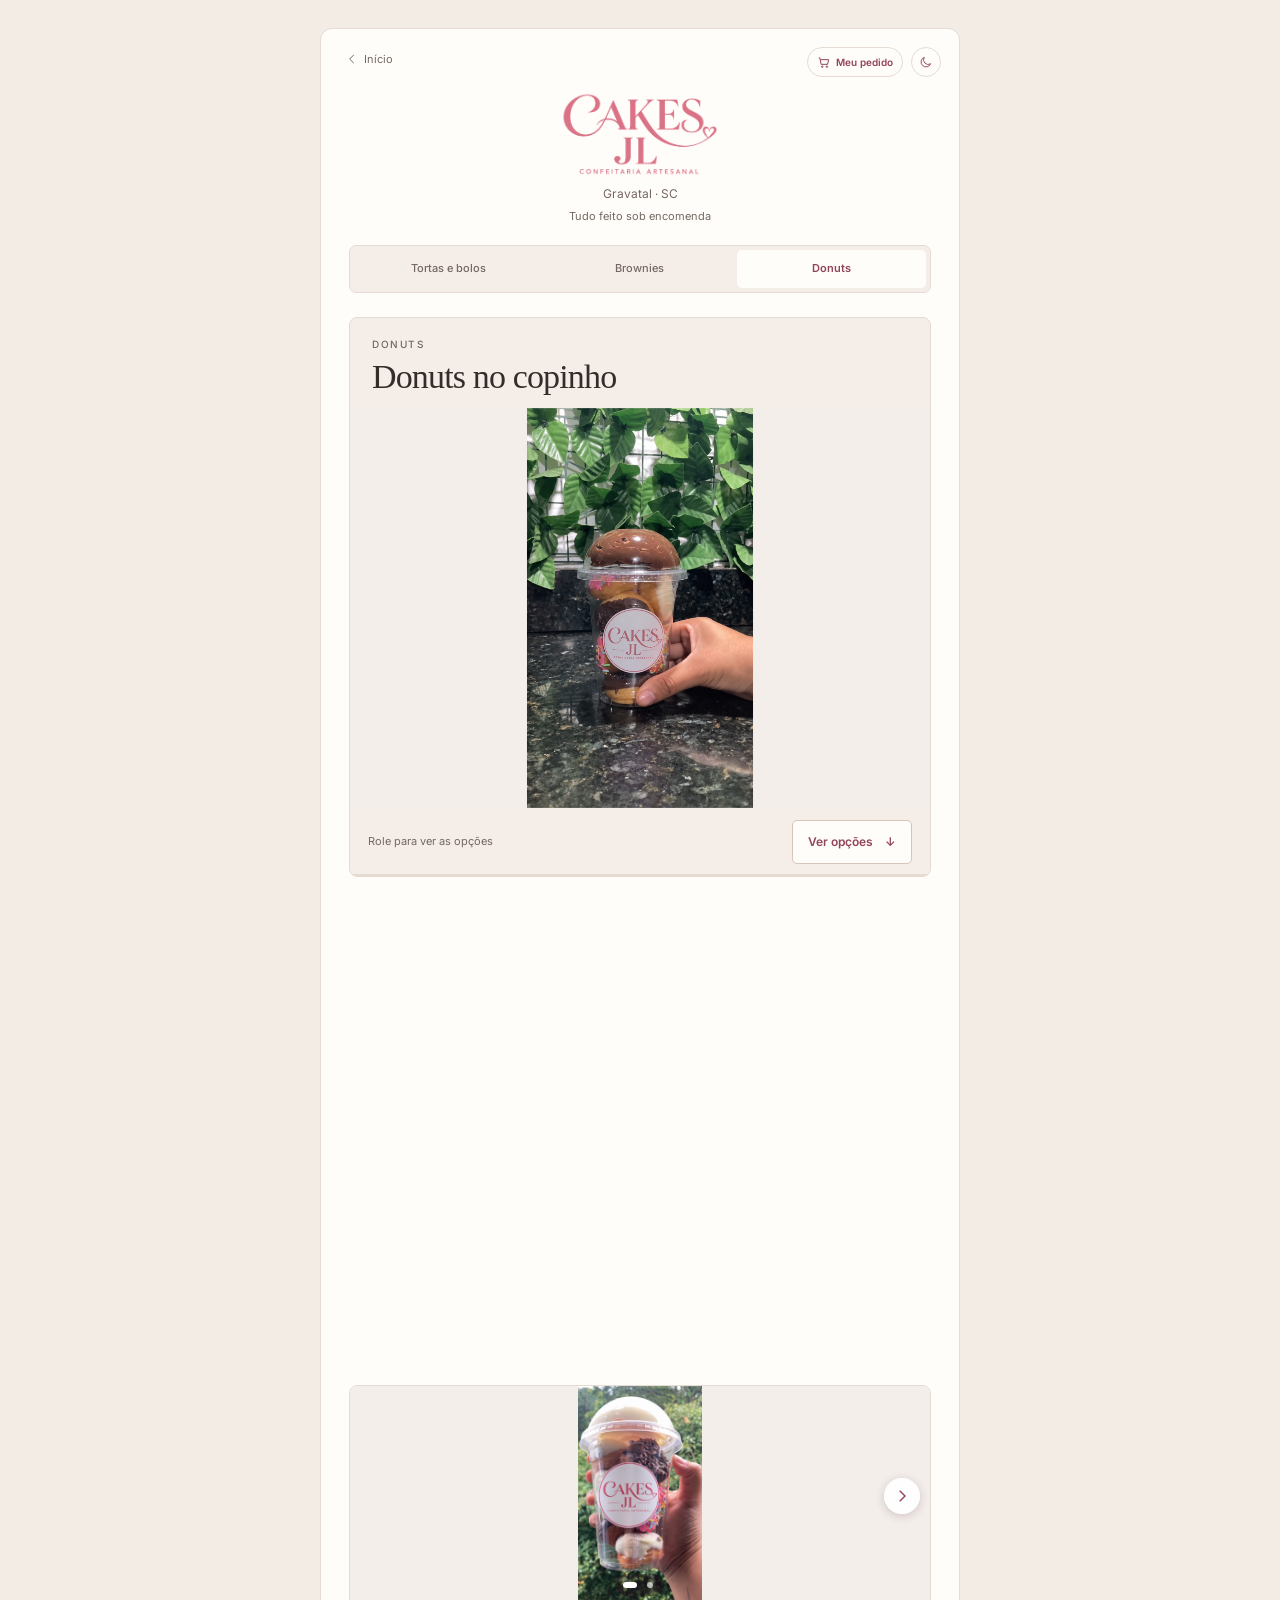
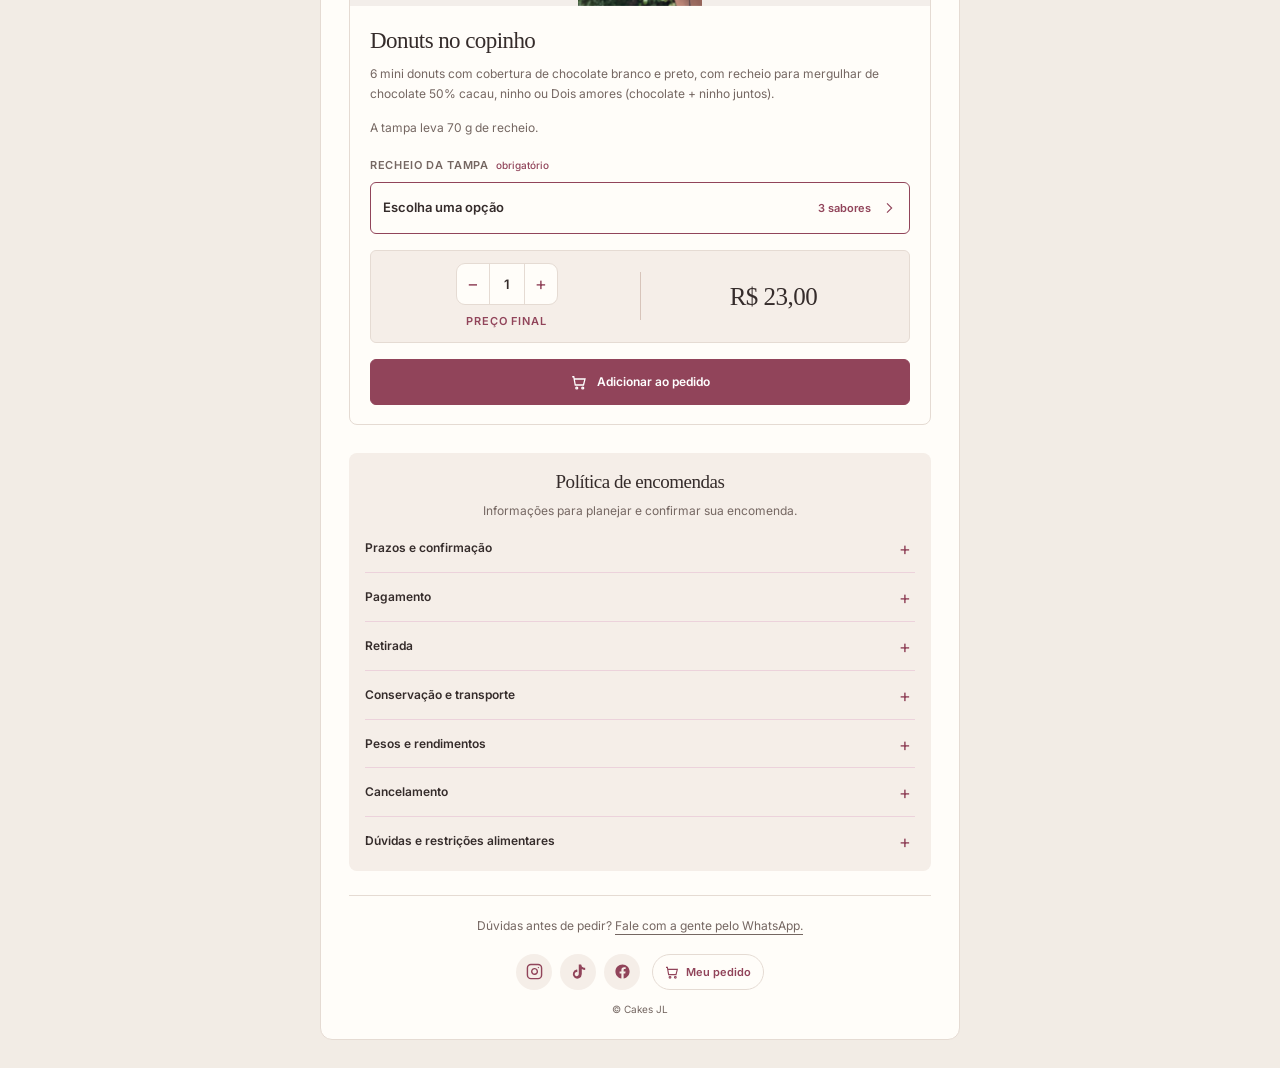
<file: donuts/index.html>
<!DOCTYPE html>
<html lang="pt-BR">
  <head>
    <meta charset="UTF-8">
    <meta name="viewport" content="width=device-width, initial-scale=1">
    <title>Donuts sob encomenda | Cakes JL</title>
    <meta
      name="description"
      content="6 mini donuts com cobertura de chocolate branco e preto, com recheio para mergulhar de chocolate 50% cacau, ninho ou Dois amores (chocolate + ninho juntos)."
    >
    <meta name="theme-color" content="#f2ece5">
    <link rel="canonical" href="https://www.cakesjlconfeitaria.com.br/donuts/">
    <meta property="og:type" content="website">
    <meta property="og:locale" content="pt_BR">
    <meta property="og:site_name" content="Cakes JL">
    <meta property="og:title" content="Donuts sob encomenda | Cakes JL">
    <meta
      property="og:description"
      content="6 mini donuts com cobertura de chocolate branco e preto, com recheio para mergulhar de chocolate 50% cacau, ninho ou Dois amores (chocolate + ninho juntos)."
    >
    <meta property="og:url" content="https://www.cakesjlconfeitaria.com.br/donuts/">
    <meta property="og:image" content="https://www.cakesjlconfeitaria.com.br/logo.png">
    <meta property="og:image:alt" content="Cakes JL Confeitaria Artesanal">
    <link rel="prefetch" href="../index.html">
    <link rel="prefetch" href="../tortas/index.html">
    <link rel="prefetch" href="../brownies/index.html">
    <link rel="prefetch" href="../pedido/index.html">
    <link rel="icon" href="../assets/favicon.svg" type="image/svg+xml">
    <link rel="preconnect" href="https://fonts.googleapis.com">
    <link rel="preconnect" href="https://fonts.gstatic.com" crossorigin>
    <script src="../assets/site.js?v=8"></script>
    <link rel="stylesheet" href="../assets/site.css?v=36">
    <script src="../assets/pedido.js?v=29" defer></script>
    <link rel="stylesheet" href="../assets/vitrine.css?v=1">
    <script src="../assets/vitrine.js?v=1" defer></script>
  </head>
  <body class="product-page">
    <a class="skip-link" href="#conteudo">Pular para o conteúdo</a>
    <div class="panel product-panel">
      <a class="back" href="../index.html">
        <svg
          viewBox="0 0 24 24"
          fill="none"
          stroke="currentColor"
          stroke-width="1.7"
          aria-hidden="true"
        >
          <path d="m15 5-7 7 7 7"/>
        </svg>Início</a>
      <button
        class="theme-toggle"
        type="button"
        data-theme-toggle
        aria-label="Ativar tema escuro"
        aria-pressed="false"
      >
        <svg
          class="moon"
          viewBox="0 0 24 24"
          fill="none"
          stroke="currentColor"
          stroke-width="1.6"
          aria-hidden="true"
        >
          <path d="M20 15a8 8 0 0 1-11-11 8.5 8.5 0 1 0 11 11Z"/>
        </svg>
        <svg
          class="sun"
          viewBox="0 0 24 24"
          fill="none"
          stroke="currentColor"
          stroke-width="1.6"
          aria-hidden="true"
        >
          <circle cx="12" cy="12" r="4"/>
          <path d="M12 2v2m0 16v2M2 12h2m16 0h2M5 5l1.5 1.5m11 11L19 19M5 19l1.5-1.5m11-11L19 5"/>
        </svg>
      </button>
      <a class="cart-link" href="../pedido/index.html" data-n="0">
        <svg
          viewBox="0 0 24 24"
          fill="none"
          stroke="currentColor"
          stroke-width="1.7"
          aria-hidden="true"
        >
          <path d="M3 5h2l2 11h11l2-8H6"/>
          <circle cx="9" cy="20" r="1.3"/>
          <circle cx="17" cy="20" r="1.3"/>
        </svg>
        <span>Meu pedido</span><span class="cart-link-n" data-pedido-contador>0</span>
      </a>
      <header class="identity">
        <a class="brand" href="../index.html" aria-label="Cakes JL — início"><img src="../logo.png" width="1422" height="791" alt="Cakes JL Confeitaria Artesanal">
        </a>
        <p class="location">Gravatal · SC</p>
        <p class="order-note">Tudo feito sob encomenda</p>
      </header>
      <nav class="category-nav" aria-label="Categorias">
        <a href="../tortas/index.html">Tortas e bolos</a>
        <a href="../brownies/index.html">Brownies</a>
        <a href="../donuts/index.html" aria-current="page">Donuts</a>
      </nav>

      <main id="conteudo">
        <h1 class="sr-only">Donuts</h1>
        <section class="vitrine" data-vitrine data-vitrine-zoom="1.8" aria-labelledby="vitrine-titulo">
          <div class="vitrine-stage" data-vitrine-stage>
            <header class="vitrine-heading">
              <p>Donuts</p>
              <h2 id="vitrine-titulo">Donuts no copinho</h2>
            </header>
            <div class="vitrine-media">
              <img class="vitrine-frame" data-vitrine-frame data-focus-x="50" data-focus-y="59"
                src="donuts-1.2.png" width="1080" height="1920"
                alt="Copinho da Cakes JL com mini donuts e recheio na tampa"
                fetchpriority="high" decoding="async">
              <img class="vitrine-frame" data-vitrine-frame data-focus-x="50" data-focus-y="59"
                src="donuts-1.2.png" width="1080" height="1920" alt="" aria-hidden="true" decoding="async">
              <img class="vitrine-frame" data-vitrine-frame data-focus-x="50" data-focus-y="59"
                src="donuts-1.2.png" width="1080" height="1920" alt="" aria-hidden="true" decoding="async">
            </div>
            <div class="vitrine-footer">
              <span class="vitrine-hint">Role para ver as opções</span>
              <a class="vitrine-skip" href="#opcoes-donuts">Ver opções <span aria-hidden="true">↓</span></a>
            </div>
            <div class="vitrine-track" aria-hidden="true"><span></span></div>
          </div>
        </section>
        <article class="product-entry section" id="opcoes-donuts" aria-labelledby="mini-donuts-titulo">
          <div
            class="carousel"
            data-photos="Donuts no copinho"
            data-hide-desc
            data-price="R$ 23,00 o copinho com 6"
            role="group"
            aria-roledescription="carrossel"
            aria-label="Fotos de Donuts no copinho"
          >
            <div class="carousel-track" data-carousel-track>
              <a class="slide" href="donuts-1.1.png"><img
                  src="donuts-1.1.png"
                  alt="Donuts no copinho da Cakes JL com recheio na tampa"
                  width="1080"
                  height="1920"
                  loading="eager"
                  decoding="async"
                >
              </a>
              <a class="slide" href="donuts-1.2.png"><img
                  src="donuts-1.2.png"
                  alt="Donuts no copinho com a tampa preenchida de recheio"
                  width="1080"
                  height="1920"
                  loading="lazy"
                  decoding="async"
                >
              </a>
            </div>
          </div>
          <div class="product-body">
            <h2 id="mini-donuts-titulo">Donuts no copinho</h2>
            <p>6 mini donuts com cobertura de chocolate branco e preto, com recheio para mergulhar de chocolate 50% cacau, ninho ou Dois amores (chocolate + ninho juntos).</p>
            <p>A tampa leva 70 g de recheio.</p>
            <p class="consult-price nojs-only">R$ 23,00 o copinho com 6</p>
            <form
              class="order-form"
              data-produto="donuts"
              aria-label="Adicionar donuts no copinho ao pedido"
            >
              <div
                class="field flavor-field"
                data-sabor-titulo="Recheio da tampa"
                data-sabor-subtitulo="Escolha o recheio para mergulhar seus donuts."
                data-sabor-rotulo="Recheio da tampa"
              >
                <span class="field-label">Recheio da tampa <em class="req">obrigatório</em></span>
                <div class="choice-grid">
                  <label><input type="radio" name="sabor" value="Chocolate 50% cacau"><span>Chocolate<small>50% cacau</small></span>
                  </label>
                  <label><input type="radio" name="sabor" value="Ninho"><span>Ninho<small>leite Ninho</small></span>
                  </label>
                  <label><input type="radio" name="sabor" value="Dois amores (chocolate + ninho)"><span>Dois amores<small>chocolate + ninho</small></span>
                  </label>
                </div>
              </div>
              <div class="price-panel js-only">
                <div class="qty-row">
                  <div class="qty">
                    <button type="button" data-menos aria-label="Diminuir quantidade">−</button>
                    <input
                      type="number"
                      id="dn-qtd"
                      name="qtd"
                      value="1"
                      min="1"
                      max="99"
                      inputmode="numeric"
                      aria-label="Quantidade"
                    >
                    <button type="button" data-mais aria-label="Aumentar quantidade">+</button>
                  </div>
                </div>
                <div class="final-price" data-previa>
                  <span class="final-price-text"><span class="final-price-label">Preço final</span><small class="final-price-detail" data-previa-detalhe></small>
                  </span>
                  <strong class="final-price-value" data-previa-valor>
                  </strong>
                </div>
              </div>
              <button class="button js-only" type="submit">
                <svg
                  viewBox="0 0 24 24"
                  fill="none"
                  stroke="currentColor"
                  stroke-width="1.7"
                  aria-hidden="true"
                >
                  <path d="M3 5h2l2 11h11l2-8H6"/>
                  <circle cx="9" cy="20" r="1.3"/>
                  <circle cx="17" cy="20" r="1.3"/>
                </svg>Adicionar ao pedido</button>
            </form>
            <noscript><a
                class="button "
                href="https://wa.me/5548999442988?text=Ol%C3%A1%21%20Estou%20no%20site%20da%20Cakes%20JL%20e%20tenho%20interesse%20nos%20donuts%20no%20copinho.%20Pode%20me%20informar%20valor%2C%20op%C3%A7%C3%B5es%2C%20quantidade%20m%C3%ADnima%20e%20prazo%20para%20encomendar%3F"
                target="_blank"
                rel="noopener noreferrer"
              >
                <svg
                  viewBox="0 0 24 24"
                  fill="none"
                  stroke="currentColor"
                  stroke-width="1.6"
                  aria-hidden="true"
                >
                  <path d="M20 11.6a8 8 0 0 1-11.8 7L4 20l1.3-4.2A8 8 0 1 1 20 11.6Z"/>
                  <path d="M9 8c-2 1 2 7 5 6l1-2-2-1-1 1-2-2 1-1-1-2Z"/>
                </svg>Encomendar pelo WhatsApp</a>
              <p class="nojs-note">Seu navegador está sem JavaScript. Para encomendar, fale com a gente pelo WhatsApp.</p>
            </noscript>
          </div>
        </article>
        <section class="section how-card" id="como-pedir">
          <header class="section-heading">
            <h2>Política de encomendas</h2>
            <p>Informações para planejar e confirmar sua encomenda.</p>
          </header>
          <div class="info-grid">
            <details name="politica-encomendas">
              <summary>Prazos e confirmação</summary>
              <p><strong>Tortas, Matilda e Bentô Cake:</strong> pedimos pelo menos 48 horas de antecedência.</p>
              <p><strong>Brownies e donuts:</strong> pedimos pelo menos 24 horas de antecedência.</p>
              <p>Para confirmar seu pedido, você paga 50% do valor na encomenda e o restante na retirada.</p>
            </details>
            <details name="politica-encomendas">
              <summary>Pagamento</summary>
              <p>Você pode pagar por Pix ou cartão de crédito ou débito. Para pagamentos com cartão, enviamos um link de pagamento.</p>
            </details>
            <details name="politica-encomendas">
              <summary>Retirada</summary>
              <p>A retirada é no bairro Bela Vista 1, em Gravatal, em uma data e horário combinados com você. Não fazemos entregas.</p>
            </details>
            <details name="politica-encomendas">
              <summary>Conservação e transporte</summary>
              <p>Nossos produtos são preparados artesanalmente e têm validade de até 6 dias sob refrigeração.</p>
              <p>Não nos responsabilizamos por acidentes após a retirada.</p>
            </details>
            <details name="politica-encomendas">
              <summary>Pesos e rendimentos</summary>
              <p>Os pesos e rendimentos informados são aproximados. As tortas são vendidas inteiras, por tamanho, e o rendimento pode variar conforme o tamanho das porções servidas.</p>
            </details>
            <details name="politica-encomendas">
              <summary>Cancelamento</summary>
              <p><strong>Tortas, Matilda e Bentô Cake:</strong> pedidos cancelados com menos de 48 horas de antecedência não têm reembolso. Ao fazer o pedido, você concorda com a política de troca e cancelamento.</p>
              <p><strong>Brownies e donuts:</strong> após a confirmação do pedido, o sinal não é devolvido em caso de cancelamento.</p>
            </details>
            <details name="politica-encomendas">
              <summary>Dúvidas e restrições alimentares</summary>
              <p>Antes de confirmar, fale com a gente sobre sabores, decoração ou alguma necessidade específica. Tem alguma restrição alimentar? Conte nas observações do pedido.</p>
            </details>
          </div>
        </section>
      </main>

      <footer class="site-footer footer-with-actions">
        <p class="footer-help">Dúvidas antes de pedir? <a
            href="https://wa.me/5548999442988?text=Ol%C3%A1%21%20Estou%20no%20site%20da%20Cakes%20JL%20e%20fiquei%20com%20uma%20d%C3%BAvida%20antes%20de%20fazer%20meu%20pedido."
            target="_blank"
            rel="noopener noreferrer"
          >Fale com a gente pelo WhatsApp.</a>
        </p>
        <div class="footer-actions">
          <nav class="social-links" aria-label="Redes sociais">
            <a
              href="https://www.instagram.com/cakesjlconfeitaria"
              target="_blank"
              rel="noopener noreferrer"
              aria-label="Instagram"
            >
              <svg
                width="22"
                height="22"
                viewBox="0 0 24 24"
                fill="none"
                stroke="currentColor"
                stroke-width="2"
                stroke-linecap="round"
                stroke-linejoin="round"
              >
                <rect x="2" y="2" width="20" height="20" rx="5" ry="5">
                </rect>
                <path d="M16 11.37A4 4 0 1 1 12.63 8 4 4 0 0 1 16 11.37z">
                </path>
                <line x1="17.5" y1="6.5" x2="17.51" y2="6.5">
                </line>
              </svg>
            </a>
            <a
              href="https://www.tiktok.com/@cakesjlconfeitaria"
              target="_blank"
              rel="noopener noreferrer"
              aria-label="TikTok"
            >
              <svg width="20" height="20" viewBox="0 0 24 24" fill="currentColor">
                <path
                  d="M19.59 6.69a4.83 4.83 0 0 1-3.77-4.25V2h-3.45v13.67a2.89 2.89 0 0 1-5.2 1.74 2.89 2.89 0 0 1 2.31-4.64 2.93 2.93 0 0 1 .88.13V9.4a6.84 6.84 0 0 0-1-.05A6.33 6.33 0 0 0 5.8 20.1a6.34 6.34 0 0 0 10.86-4.43V8.51a8.16 8.16 0 0 0 4.77 1.52v-3.4a4.85 4.85 0 0 1-1.84-.04z"
                />
              </svg>
            </a>
            <a
              href="https://www.facebook.com/people/Cakes-JL-Confeitaria/61590743607528/"
              target="_blank"
              rel="noopener noreferrer"
              aria-label="Facebook"
            >
              <svg width="22" height="22" viewBox="0 0 24 24" fill="currentColor">
                <path
                  d="M22 12c0-5.523-4.477-10-10-10S2 6.477 2 12c0 4.991 3.657 9.128 8.438 9.878v-6.987h-2.54V12h2.54V9.797c0-2.506 1.492-3.89 3.777-3.89 1.094 0 2.238.195 2.238.195v2.46h-1.26c-1.243 0-1.63.771-1.63 1.562V12h2.773l-.443 2.89h-2.33v6.988C18.343 21.128 22 16.991 22 12z"
                />
              </svg>
            </a>
          </nav>
          <a class="cart-link" href="../pedido/index.html" data-n="0">
            <svg
              viewBox="0 0 24 24"
              fill="none"
              stroke="currentColor"
              stroke-width="1.7"
              aria-hidden="true"
            >
              <path d="M3 5h2l2 11h11l2-8H6"/>
              <circle cx="9" cy="20" r="1.3"/>
              <circle cx="17" cy="20" r="1.3"/>
            </svg>
            <span>Meu pedido</span><span class="cart-link-n" data-pedido-contador>0</span>
          </a>
        </div>
        <p>© Cakes JL</p>
      </footer>
    </div>
  </body>
</html>
</file>
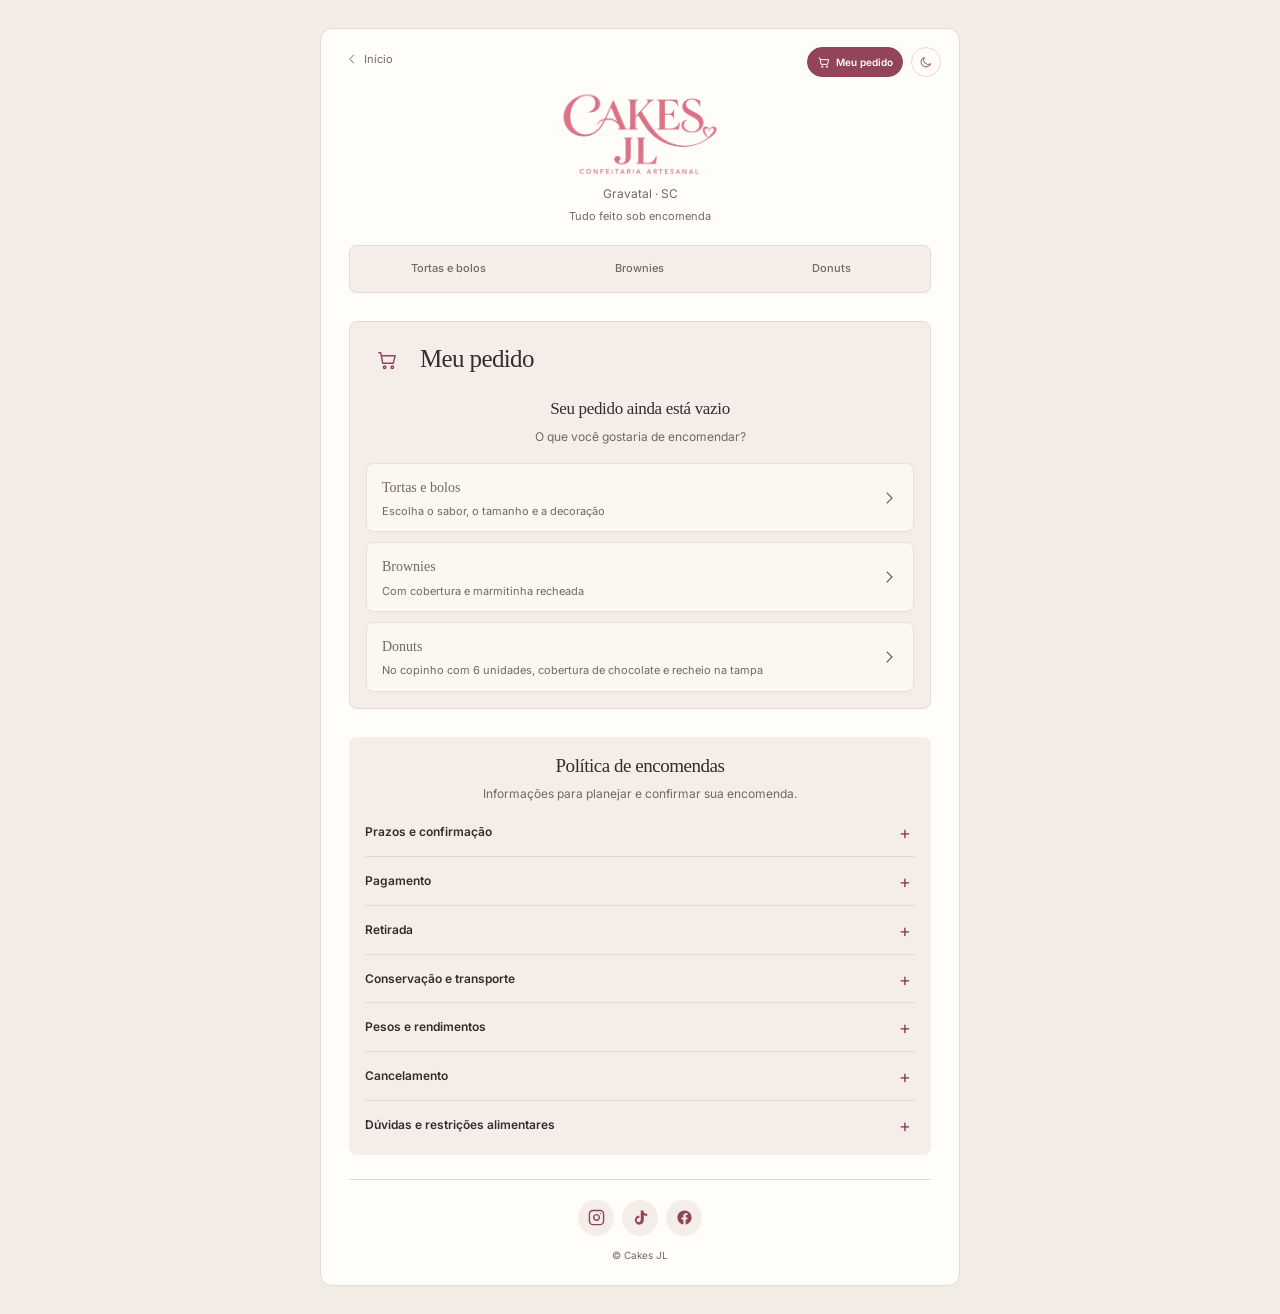
<file: pedido/index.html>
<!DOCTYPE html>
<html lang="pt-BR">
  <head>
    <meta charset="UTF-8">
    <meta name="viewport" content="width=device-width, initial-scale=1">
    <title>Meu pedido | Cakes JL</title>
    <meta
      name="description"
      content="Revise seu pedido e envie tudo de uma vez pelo WhatsApp da Cakes JL, em Gravatal, SC."
    >
    <meta name="theme-color" content="#f2ece5">
    <link rel="canonical" href="https://www.cakesjlconfeitaria.com.br/pedido/">
    <meta property="og:type" content="website">
    <meta property="og:locale" content="pt_BR">
    <meta property="og:site_name" content="Cakes JL">
    <meta property="og:title" content="Meu pedido | Cakes JL">
    <meta
      property="og:description"
      content="Revise seu pedido e envie tudo de uma vez pelo WhatsApp da Cakes JL."
    >
    <meta name="robots" content="noindex">
    <meta property="og:url" content="https://www.cakesjlconfeitaria.com.br/pedido/">
    <meta property="og:image" content="https://www.cakesjlconfeitaria.com.br/logo.png">
    <meta property="og:image:alt" content="Cakes JL Confeitaria Artesanal">
    <link rel="prefetch" href="../index.html">
    <link rel="prefetch" href="../tortas/index.html">
    <link rel="prefetch" href="../brownies/index.html">
    <link rel="prefetch" href="../donuts/index.html">
    <link rel="icon" href="../assets/favicon.svg" type="image/svg+xml">
    <link rel="preconnect" href="https://fonts.googleapis.com">
    <link rel="preconnect" href="https://fonts.gstatic.com" crossorigin>
    <script src="../assets/site.js?v=8"></script>
    <link rel="stylesheet" href="../assets/site.css?v=36">
    <script src="../assets/pedido.js?v=29" defer></script>
  </head>
  <body class="product-page pedido-page">
    <a class="skip-link" href="#conteudo">Pular para o conteúdo</a>
    <div class="panel product-panel">
      <a class="back" href="../index.html">
        <svg
          viewBox="0 0 24 24"
          fill="none"
          stroke="currentColor"
          stroke-width="1.7"
          aria-hidden="true"
        >
          <path d="m15 5-7 7 7 7"/>
        </svg>Início</a>
      <button
        class="theme-toggle"
        type="button"
        data-theme-toggle
        aria-label="Ativar tema escuro"
        aria-pressed="false"
      >
        <svg
          class="moon"
          viewBox="0 0 24 24"
          fill="none"
          stroke="currentColor"
          stroke-width="1.6"
          aria-hidden="true"
        >
          <path d="M20 15a8 8 0 0 1-11-11 8.5 8.5 0 1 0 11 11Z"/>
        </svg>
        <svg
          class="sun"
          viewBox="0 0 24 24"
          fill="none"
          stroke="currentColor"
          stroke-width="1.6"
          aria-hidden="true"
        >
          <circle cx="12" cy="12" r="4"/>
          <path d="M12 2v2m0 16v2M2 12h2m16 0h2M5 5l1.5 1.5m11 11L19 19M5 19l1.5-1.5m11-11L19 5"/>
        </svg>
      </button>
      <a class="cart-link" href="../pedido/index.html" data-n="0" aria-current="page">
        <svg
          viewBox="0 0 24 24"
          fill="none"
          stroke="currentColor"
          stroke-width="1.7"
          aria-hidden="true"
        >
          <path d="M3 5h2l2 11h11l2-8H6"/>
          <circle cx="9" cy="20" r="1.3"/>
          <circle cx="17" cy="20" r="1.3"/>
        </svg>
        <span>Meu pedido</span><span class="cart-link-n" data-pedido-contador>0</span>
      </a>
      <header class="identity">
        <a class="brand" href="../index.html" aria-label="Cakes JL — início"><img src="../logo.png" width="1422" height="791" alt="Cakes JL Confeitaria Artesanal">
        </a>
        <p class="location">Gravatal · SC</p>
        <p class="order-note">Tudo feito sob encomenda</p>
      </header>
      <nav class="category-nav" aria-label="Categorias">
        <a href="../tortas/index.html">Tortas e bolos</a>
        <a href="../brownies/index.html">Brownies</a>
        <a href="../donuts/index.html">Donuts</a>
      </nav>

      <main id="conteudo">
        <section class="cart-box order-card" aria-labelledby="pedido-titulo">
          <header class="order-heading">
            <div class="title-row">
              <span class="title-icon">
                <svg
                  viewBox="0 0 24 24"
                  fill="none"
                  stroke="currentColor"
                  stroke-width="1.5"
                  stroke-linecap="round"
                  stroke-linejoin="round"
                  aria-hidden="true"
                >
                  <path d="M3 5h2l2 11h11l2-8H6"/>
                  <circle cx="9" cy="20" r="1.3"/>
                  <circle cx="17" cy="20" r="1.3"/>
                </svg>
              </span>
              <h1 id="pedido-titulo">Meu pedido</h1>
            </div>
          </header>
          <div data-carrinho>
            <div class="empty-state" data-vazio>
              <h2>Seu pedido ainda está vazio</h2>
              <p>O que você gostaria de encomendar?</p>
              <nav class="category-list" aria-label="Cardápio de produtos">
                <a class="catalog-row" href="../tortas/index.html"><span><strong>Tortas e bolos</strong><small>Escolha o sabor, o tamanho e a decoração</small></span>
                  <svg
                    viewBox="0 0 24 24"
                    fill="none"
                    stroke="currentColor"
                    stroke-width="1.7"
                    aria-hidden="true"
                  >
                    <path d="m9 5 7 7-7 7"/>
                  </svg>
                </a>
                <a class="catalog-row" href="../brownies/index.html"><span><strong>Brownies</strong><small>Com cobertura e marmitinha recheada</small></span>
                  <svg
                    viewBox="0 0 24 24"
                    fill="none"
                    stroke="currentColor"
                    stroke-width="1.7"
                    aria-hidden="true"
                  >
                    <path d="m9 5 7 7-7 7"/>
                  </svg>
                </a>
                <a class="catalog-row" href="../donuts/index.html"><span><strong>Donuts</strong><small>No copinho com 6 unidades, cobertura de chocolate e recheio na tampa</small></span>
                  <svg
                    viewBox="0 0 24 24"
                    fill="none"
                    stroke="currentColor"
                    stroke-width="1.7"
                    aria-hidden="true"
                  >
                    <path d="m9 5 7 7-7 7"/>
                  </svg>
                </a>
              </nav>
            </div>
            <ul class="cart-list" data-lista aria-label="Itens do pedido">
            </ul>
            <div class="summary" data-resumo hidden>
              <p class="order-deadline" data-prazo aria-live="polite"></p>
              <div>
                <span>Total dos itens</span>
                <strong data-total>R$ 0,00</strong>
              </div>
              <div>
                <span>Sinal de 50% para confirmar</span>
                <strong data-sinal>R$ 0,00</strong>
              </div>
              <p class="hint" data-combinar hidden>Itens com valor a combinar não estão incluídos neste total. Confirmamos o valor deles com você pelo WhatsApp. O sinal de 50% é calculado sobre os itens com valor definido.</p>
              <button type="button" class="limpar" data-limpar>Esvaziar pedido</button>
            </div>
          </div>
          <section class="thanks" data-obrigado hidden aria-live="polite">
            <h2 tabindex="-1">Seu pedido está pronto, <span data-obrigado-nome></span>!</h2>
            <p>Confira e envie a mensagem no WhatsApp. Por lá, confirmamos a retirada e os detalhes. O pedido é confirmado com o pagamento do sinal.</p>
            <a
              class="button"
              data-reenviar
              href="https://wa.me/5548999442988"
              target="_blank"
              rel="noopener noreferrer"
            >
              <svg
                viewBox="0 0 24 24"
                fill="none"
                stroke="currentColor"
                stroke-width="1.6"
                aria-hidden="true"
              >
                <path d="M20 11.6a8 8 0 0 1-11.8 7L4 20l1.3-4.2A8 8 0 1 1 20 11.6Z"/>
                <path d="M9 8c-2 1 2 7 5 6l1-2-2-1-1 1-2-2 1-1-1-2Z"/>
              </svg>Abrir pedido no WhatsApp</a>
            <div class="pix-box" data-pix data-pix-obrigado hidden>
              <div class="pix-head">
                <span class="pix-label">Pix para o sinal</span>
                <span class="pix-sinal">Sinal de 50%: <strong data-pix-sinal>R$ 0,00</strong>
                </span>
              </div>
              <div class="pix-key-row">
                <code class="pix-key">cakesjlconfeitaria@gmail.com</code>
                <button
                  type="button"
                  class="pix-copy"
                  data-copiar="cakesjlconfeitaria@gmail.com"
                  aria-label="Copiar chave Pix"
                >
                  <svg
                    viewBox="0 0 24 24"
                    fill="none"
                    stroke="currentColor"
                    stroke-width="1.7"
                    aria-hidden="true"
                  >
                    <rect x="9" y="9" width="11" height="11" rx="2"/>
                    <path d="M5 15V5a1 1 0 0 1 1-1h10"/>
                  </svg>
                  <span data-copiar-texto>Copiar</span>
                </button>
              </div>
              <p class="pix-meta">Chave do tipo e-mail · Larissa Alexandre de Souza · Banco C6 S.A.</p>
            </div>
            <div class="thanks-actions">
              <button type="button" class="link-button" data-editar>Voltar e editar o pedido</button>
              <button type="button" class="link-button" data-novo>Começar um novo pedido</button>
            </div>
          </section>
        </section>
        <form class="checkout" data-checkout hidden novalidate>
          <label class="field"><span>Seu nome <em class="req">obrigatório</em></span><input
              type="text"
              name="nome"
              required
              maxlength="80"
              autocomplete="name"
              placeholder="Como podemos te chamar?"
              aria-describedby="erro-nome"
            ><small class="field-error" id="erro-nome" data-erro="nome" hidden></small>
          </label>
          <div class="two-cols">
            <label class="field"><span>Data de retirada <em class="req">obrigatório</em></span><input type="date" name="data" required aria-describedby="erro-data aviso-retirada"><small class="field-error" id="erro-data" data-erro="data" hidden></small>
            </label>
            <label class="field"><span>Horário de retirada <em class="req">obrigatório</em></span><input type="time" name="hora" required aria-describedby="erro-hora aviso-retirada"><small class="field-error" id="erro-hora" data-erro="hora" hidden></small>
            </label>
          </div>
          <div class="aviso aviso-retirada" id="aviso-retirada" data-aviso-data role="alert" hidden>
            <strong data-aviso-titulo></strong>
            <p data-aviso-texto></p>
          </div>
          <div class="field">
            <span id="pagamento-rotulo">Pagamento do sinal (50%) <em class="req">obrigatório</em></span>
            <div class="choice-grid two" role="radiogroup" aria-labelledby="pagamento-rotulo" aria-required="true">
              <label><input type="radio" name="pagamento" value="Pix" required aria-describedby="erro-pagamento"><span>Pix</span>
              </label>
              <label><input type="radio" name="pagamento" value="Cartão (link de pagamento)" required aria-describedby="erro-pagamento"><span>Cartão<small>link de pagamento</small></span>
              </label>
            </div>
            <small class="field-error" id="erro-pagamento" data-erro="pagamento" hidden></small>
            <div class="pix-box" data-pix hidden>
              <div class="pix-head">
                <span class="pix-label">Pix para o sinal</span>
                <span class="pix-sinal">Sinal de 50%: <strong data-pix-sinal>R$ 0,00</strong>
                </span>
              </div>
              <div class="pix-key-row">
                <code class="pix-key">cakesjlconfeitaria@gmail.com</code>
                <button
                  type="button"
                  class="pix-copy"
                  data-copiar="cakesjlconfeitaria@gmail.com"
                  aria-label="Copiar chave Pix"
                >
                  <svg
                    viewBox="0 0 24 24"
                    fill="none"
                    stroke="currentColor"
                    stroke-width="1.7"
                    aria-hidden="true"
                  >
                    <rect x="9" y="9" width="11" height="11" rx="2"/>
                    <path d="M5 15V5a1 1 0 0 1 1-1h10"/>
                  </svg>
                  <span data-copiar-texto>Copiar</span>
                </button>
              </div>
              <p class="pix-meta">Chave do tipo e-mail · Larissa Alexandre de Souza · Banco C6 S.A.</p>
              <p class="pix-note">Seu pedido é confirmado com o pagamento do sinal. Envie a mensagem primeiro e, depois, avise na conversa quando pagar.</p>
            </div>
            <p class="pay-note" data-cartao-nota hidden>Enviamos o link de pagamento pelo WhatsApp.</p>
          </div>
          <div class="optional-group" role="group" aria-label="Observações e restrições alimentares, opcional">
            <div class="optional-heading"><strong>Se quiser, conte mais</strong><span>opcional</span></div>
            <label class="field"><span>Observações e restrições alimentares</span><textarea
                name="obs"
                maxlength="300"
                placeholder="Alergias, preferências ou outros detalhes que precisamos saber"
              ></textarea>
            </label>
          </div>
          <button class="button" type="submit">
            <svg
              viewBox="0 0 24 24"
              fill="none"
              stroke="currentColor"
              stroke-width="1.6"
              aria-hidden="true"
            >
              <path d="M20 11.6a8 8 0 0 1-11.8 7L4 20l1.3-4.2A8 8 0 1 1 20 11.6Z"/>
              <path d="M9 8c-2 1 2 7 5 6l1-2-2-1-1 1-2-2 1-1-1-2Z"/>
            </svg>Enviar seu pedido no WhatsApp</button>
          <p class="hint prazo">O botão abre uma mensagem pronta. Confira e toque em enviar no WhatsApp.</p>
          <details class="message-preview" hidden>
            <summary>Ver a mensagem que será enviada</summary>
            <pre data-previa-mensagem>
            </pre>
          </details>
        </form>
        <section class="section how-card" id="como-pedir">
          <header class="section-heading">
            <h2>Política de encomendas</h2>
            <p>Informações para planejar e confirmar sua encomenda.</p>
          </header>
          <div class="info-grid">
            <details name="politica-encomendas">
              <summary>Prazos e confirmação</summary>
              <p><strong>Tortas, Matilda e Bentô Cake:</strong> pedimos pelo menos 48 horas de antecedência.</p>
              <p><strong>Brownies e donuts:</strong> pedimos pelo menos 24 horas de antecedência.</p>
              <p>Para confirmar seu pedido, você paga 50% do valor na encomenda e o restante na retirada.</p>
            </details>
            <details name="politica-encomendas">
              <summary>Pagamento</summary>
              <p>Você pode pagar por Pix ou cartão de crédito ou débito. Para pagamentos com cartão, enviamos um link de pagamento.</p>
            </details>
            <details name="politica-encomendas">
              <summary>Retirada</summary>
              <p>A retirada é no bairro Bela Vista 1, em Gravatal, em uma data e horário combinados com você. Não fazemos entregas.</p>
            </details>
            <details name="politica-encomendas">
              <summary>Conservação e transporte</summary>
              <p>Nossos produtos são preparados artesanalmente e têm validade de até 6 dias sob refrigeração.</p>
              <p>Não nos responsabilizamos por acidentes após a retirada.</p>
            </details>
            <details name="politica-encomendas">
              <summary>Pesos e rendimentos</summary>
              <p>Os pesos e rendimentos informados são aproximados. As tortas são vendidas inteiras, por tamanho, e o rendimento pode variar conforme o tamanho das porções servidas.</p>
            </details>
            <details name="politica-encomendas">
              <summary>Cancelamento</summary>
              <p><strong>Tortas, Matilda e Bentô Cake:</strong> pedidos cancelados com menos de 48 horas de antecedência não têm reembolso. Ao fazer o pedido, você concorda com a política de troca e cancelamento.</p>
              <p><strong>Brownies e donuts:</strong> após a confirmação do pedido, o sinal não é devolvido em caso de cancelamento.</p>
            </details>
            <details name="politica-encomendas">
              <summary>Dúvidas e restrições alimentares</summary>
              <p>Antes de confirmar, fale com a gente sobre sabores, decoração ou alguma necessidade específica. Tem alguma restrição alimentar? Conte nas observações do pedido.</p>
            </details>
          </div>
        </section>
        <noscript>
          <p class="nojs-note">Para montar o pedido pelo site, o navegador precisa de JavaScript. Sem ele, fale com a gente pelo WhatsApp: <a href="https://wa.me/5548999442988" target="_blank" rel="noopener noreferrer">(48) 99944-2988</a>.</p>
        </noscript>
      </main>

      <footer class="site-footer footer-with-actions">
        <div class="footer-actions">
          <nav class="social-links" aria-label="Redes sociais">
            <a
              href="https://www.instagram.com/cakesjlconfeitaria"
              target="_blank"
              rel="noopener noreferrer"
              aria-label="Instagram"
            >
              <svg
                width="22"
                height="22"
                viewBox="0 0 24 24"
                fill="none"
                stroke="currentColor"
                stroke-width="2"
                stroke-linecap="round"
                stroke-linejoin="round"
              >
                <rect x="2" y="2" width="20" height="20" rx="5" ry="5">
                </rect>
                <path d="M16 11.37A4 4 0 1 1 12.63 8 4 4 0 0 1 16 11.37z">
                </path>
                <line x1="17.5" y1="6.5" x2="17.51" y2="6.5">
                </line>
              </svg>
            </a>
            <a
              href="https://www.tiktok.com/@cakesjlconfeitaria"
              target="_blank"
              rel="noopener noreferrer"
              aria-label="TikTok"
            >
              <svg width="20" height="20" viewBox="0 0 24 24" fill="currentColor">
                <path
                  d="M19.59 6.69a4.83 4.83 0 0 1-3.77-4.25V2h-3.45v13.67a2.89 2.89 0 0 1-5.2 1.74 2.89 2.89 0 0 1 2.31-4.64 2.93 2.93 0 0 1 .88.13V9.4a6.84 6.84 0 0 0-1-.05A6.33 6.33 0 0 0 5.8 20.1a6.34 6.34 0 0 0 10.86-4.43V8.51a8.16 8.16 0 0 0 4.77 1.52v-3.4a4.85 4.85 0 0 1-1.84-.04z"
                />
              </svg>
            </a>
            <a
              href="https://www.facebook.com/people/Cakes-JL-Confeitaria/61590743607528/"
              target="_blank"
              rel="noopener noreferrer"
              aria-label="Facebook"
            >
              <svg width="22" height="22" viewBox="0 0 24 24" fill="currentColor">
                <path
                  d="M22 12c0-5.523-4.477-10-10-10S2 6.477 2 12c0 4.991 3.657 9.128 8.438 9.878v-6.987h-2.54V12h2.54V9.797c0-2.506 1.492-3.89 3.777-3.89 1.094 0 2.238.195 2.238.195v2.46h-1.26c-1.243 0-1.63.771-1.63 1.562V12h2.773l-.443 2.89h-2.33v6.988C18.343 21.128 22 16.991 22 12z"
                />
              </svg>
            </a>
          </nav>
        </div>
        <p>© Cakes JL</p>
      </footer>
    </div>
  </body>
</html>
</file>
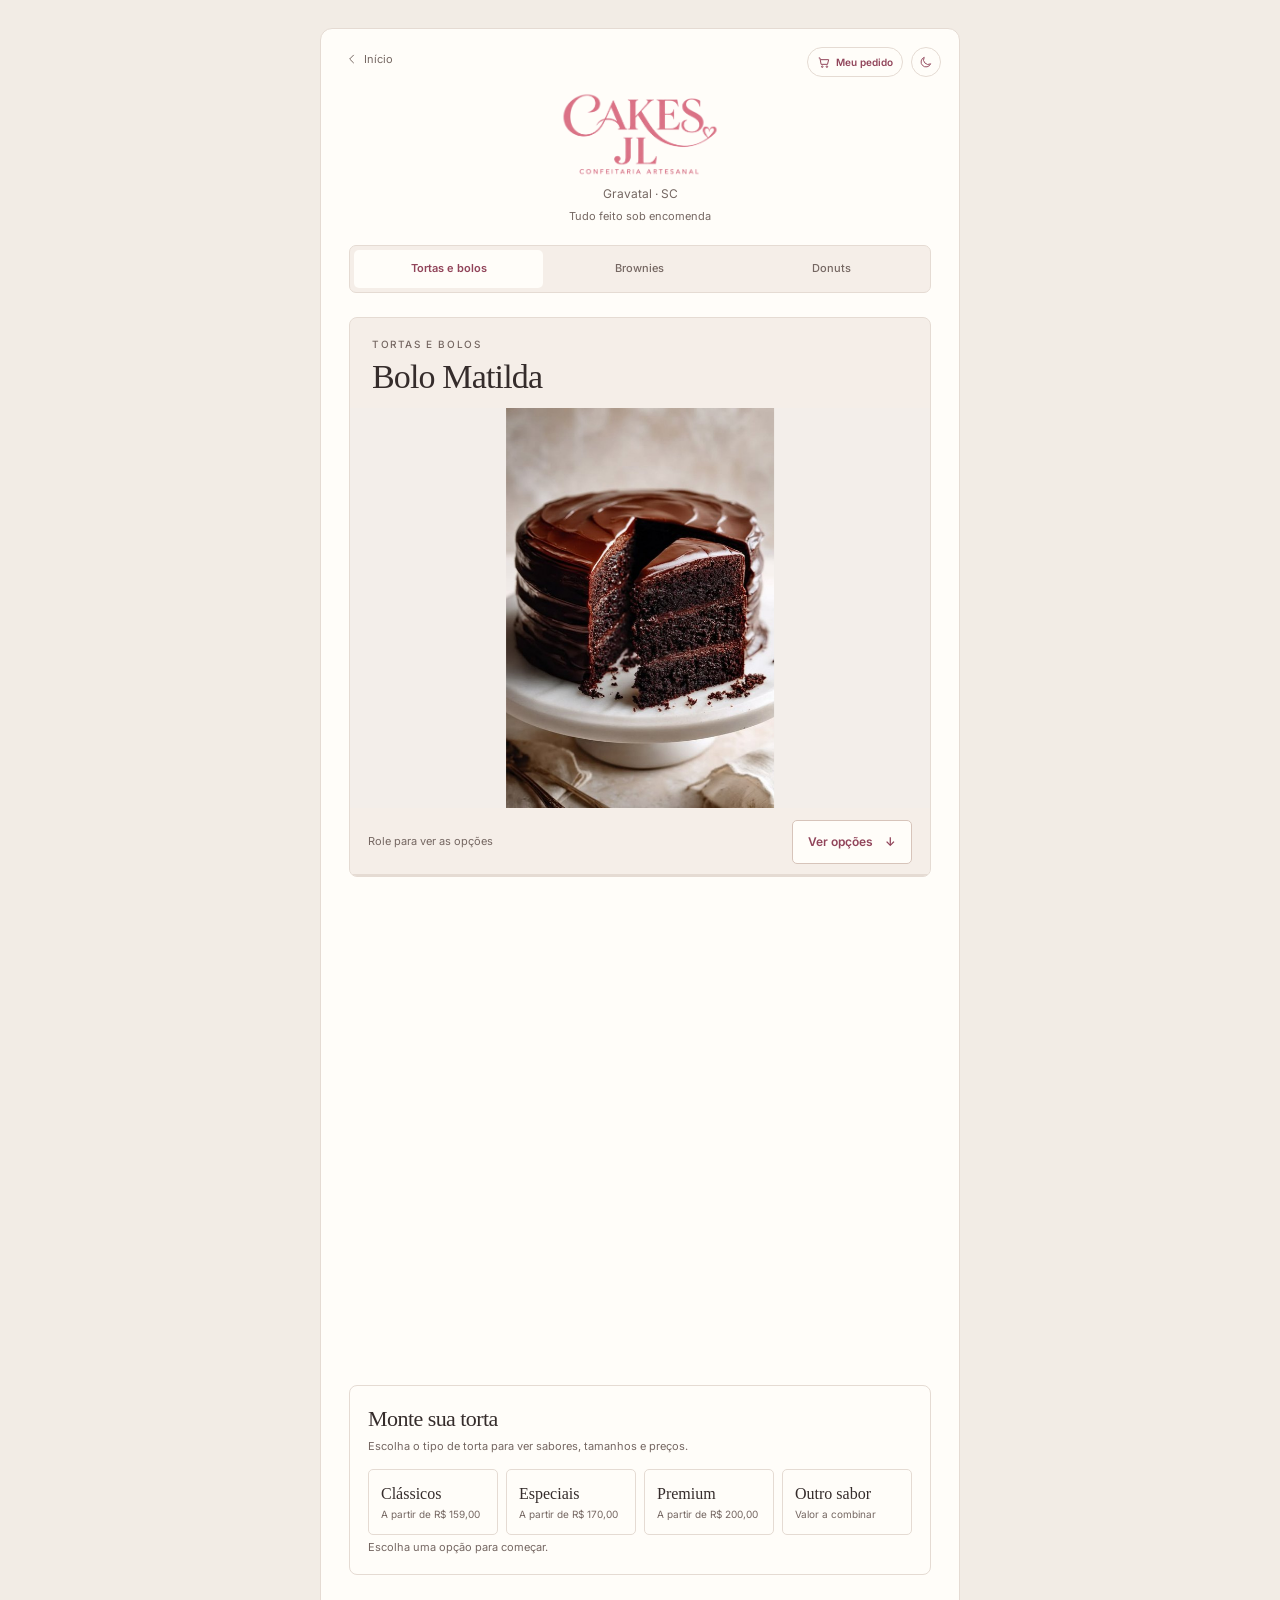
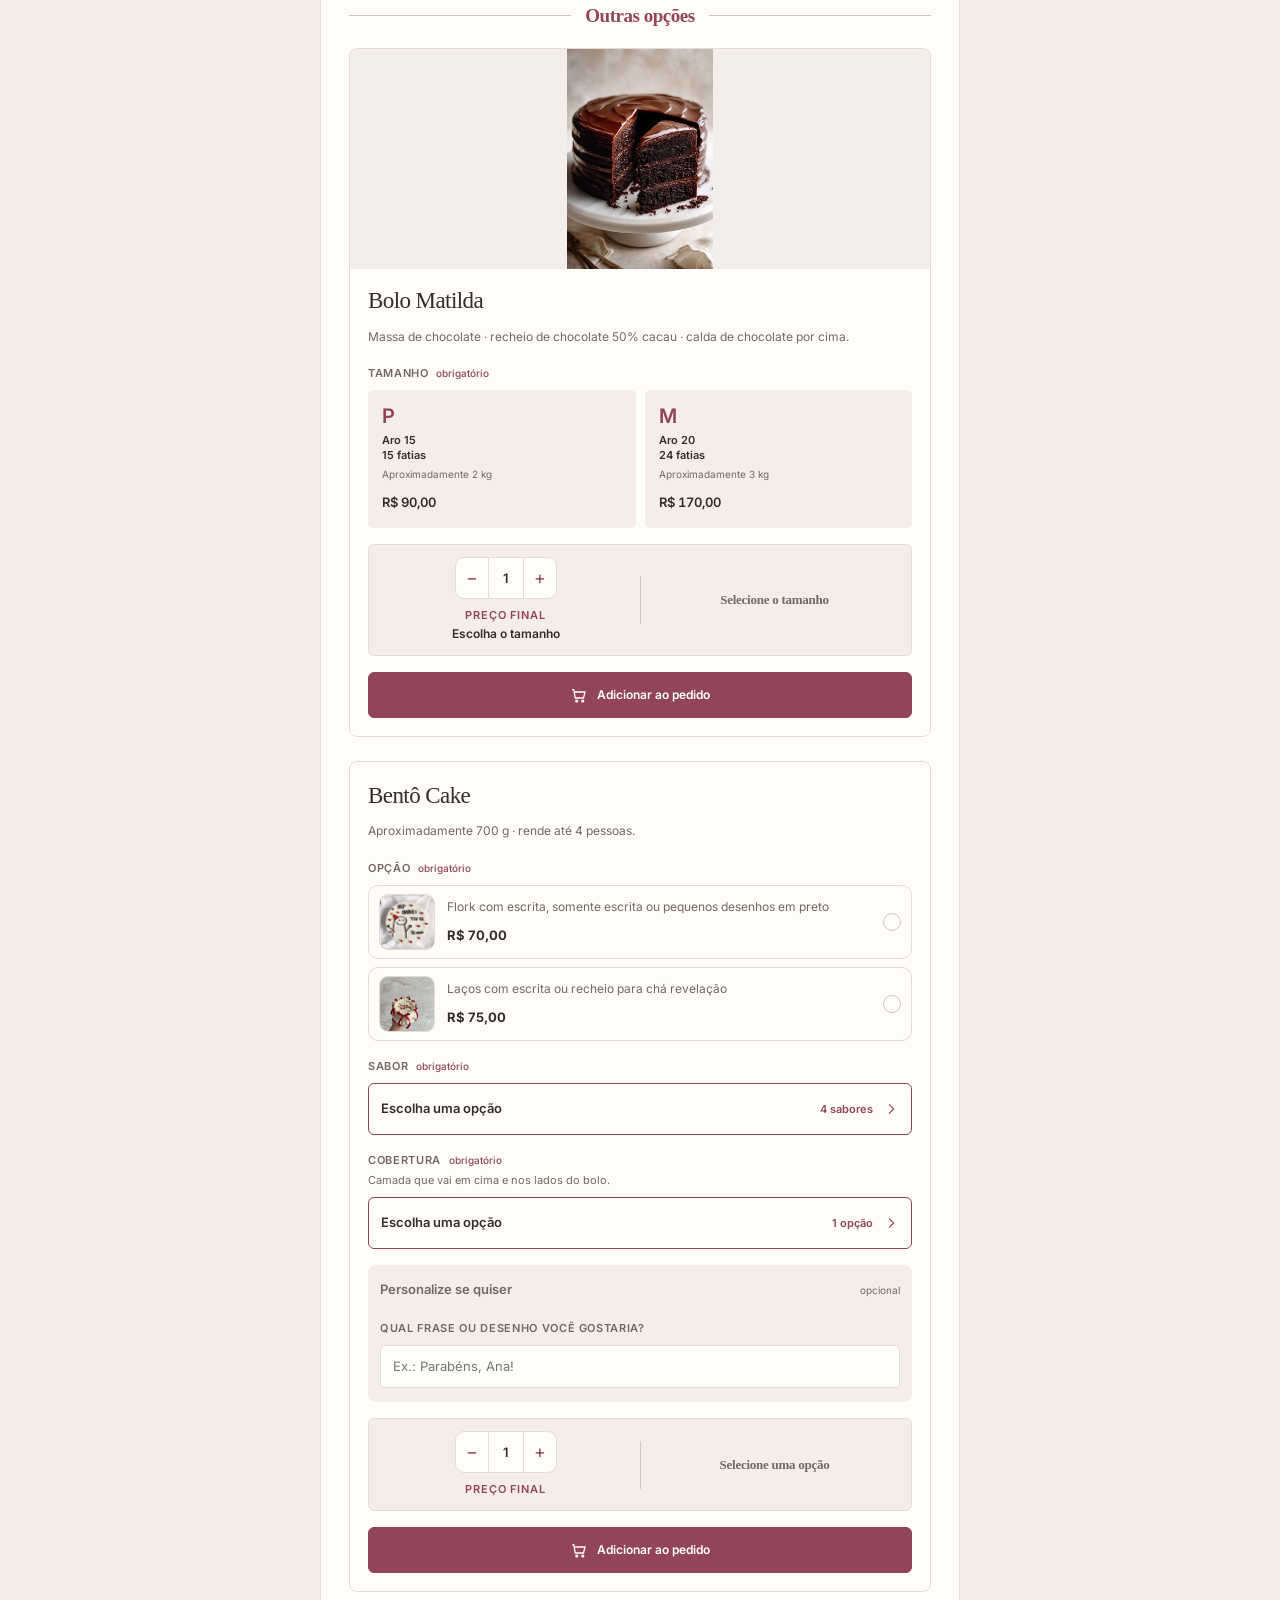
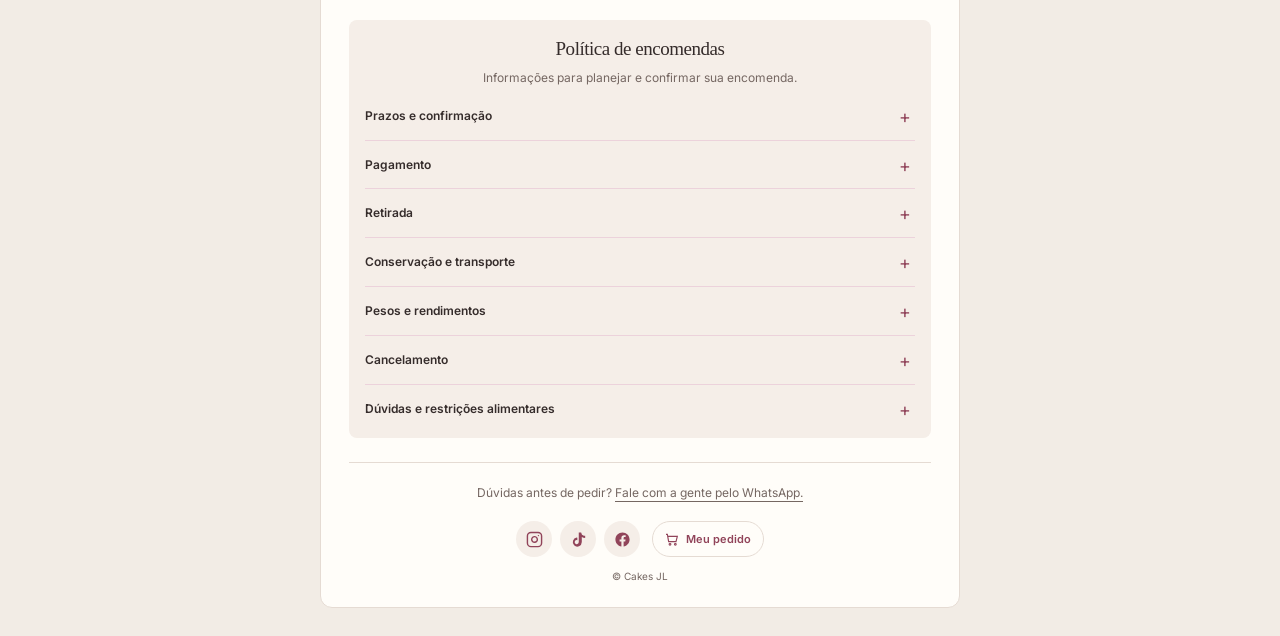
<file: tortas/index.html>
<!DOCTYPE html>
<html lang="pt-BR">
  <head>
    <meta charset="UTF-8">
    <meta name="viewport" content="width=device-width, initial-scale=1">
    <title>Tortas e bolos sob encomenda | Cakes JL</title>
    <meta
      name="description"
      content="Sabores, tamanhos, preços, Matilda, Bentô Cake e decorações da Cakes JL. Tortas e bolos artesanais sob encomenda em Gravatal, SC."
    >
    <meta name="theme-color" content="#f2ece5">
    <link rel="canonical" href="https://www.cakesjlconfeitaria.com.br/tortas/">
    <meta property="og:type" content="website">
    <meta property="og:locale" content="pt_BR">
    <meta property="og:site_name" content="Cakes JL">
    <meta property="og:title" content="Tortas e bolos sob encomenda | Cakes JL">
    <meta
      property="og:description"
      content="Sabores, tamanhos, preços, Matilda, Bentô Cake e decorações da Cakes JL. Tortas e bolos artesanais sob encomenda em Gravatal, SC."
    >
    <meta property="og:url" content="https://www.cakesjlconfeitaria.com.br/tortas/">
    <meta property="og:image" content="https://www.cakesjlconfeitaria.com.br/logo.png">
    <meta property="og:image:alt" content="Cakes JL Confeitaria Artesanal">
    <link rel="prefetch" href="../index.html">
    <link rel="prefetch" href="../brownies/index.html">
    <link rel="prefetch" href="../donuts/index.html">
    <link rel="prefetch" href="../pedido/index.html">
    <link rel="icon" href="../assets/favicon.svg" type="image/svg+xml">
    <link rel="preconnect" href="https://fonts.googleapis.com">
    <link rel="preconnect" href="https://fonts.gstatic.com" crossorigin>
    <script src="../assets/site.js?v=8"></script>
    <link rel="stylesheet" href="../assets/site.css?v=36">
    <script src="../assets/pedido.js?v=29" defer></script>
    <link rel="stylesheet" href="../assets/vitrine.css?v=1">
    <script src="../assets/vitrine.js?v=1" defer></script>
  </head>
  <body class="product-page">
    <a class="skip-link" href="#conteudo">Pular para o conteúdo</a>
    <div class="panel product-panel">
      <a class="back" href="../index.html">
        <svg
          viewBox="0 0 24 24"
          fill="none"
          stroke="currentColor"
          stroke-width="1.7"
          aria-hidden="true"
        >
          <path d="m15 5-7 7 7 7"/>
        </svg>Início</a>
      <button
        class="theme-toggle"
        type="button"
        data-theme-toggle
        aria-label="Ativar tema escuro"
        aria-pressed="false"
      >
        <svg
          class="moon"
          viewBox="0 0 24 24"
          fill="none"
          stroke="currentColor"
          stroke-width="1.6"
          aria-hidden="true"
        >
          <path d="M20 15a8 8 0 0 1-11-11 8.5 8.5 0 1 0 11 11Z"/>
        </svg>
        <svg
          class="sun"
          viewBox="0 0 24 24"
          fill="none"
          stroke="currentColor"
          stroke-width="1.6"
          aria-hidden="true"
        >
          <circle cx="12" cy="12" r="4"/>
          <path d="M12 2v2m0 16v2M2 12h2m16 0h2M5 5l1.5 1.5m11 11L19 19M5 19l1.5-1.5m11-11L19 5"/>
        </svg>
      </button>
      <a class="cart-link" href="../pedido/index.html" data-n="0">
        <svg
          viewBox="0 0 24 24"
          fill="none"
          stroke="currentColor"
          stroke-width="1.7"
          aria-hidden="true"
        >
          <path d="M3 5h2l2 11h11l2-8H6"/>
          <circle cx="9" cy="20" r="1.3"/>
          <circle cx="17" cy="20" r="1.3"/>
        </svg>
        <span>Meu pedido</span><span class="cart-link-n" data-pedido-contador>0</span>
      </a>
      <header class="identity">
        <a class="brand" href="../index.html" aria-label="Cakes JL — início"><img src="../logo.png" width="1422" height="791" alt="Cakes JL Confeitaria Artesanal">
        </a>
        <p class="location">Gravatal · SC</p>
        <p class="order-note">Tudo feito sob encomenda</p>
      </header>
      <nav class="category-nav" aria-label="Categorias">
        <a href="../tortas/index.html" aria-current="page">Tortas e bolos</a>
        <a href="../brownies/index.html">Brownies</a>
        <a href="../donuts/index.html">Donuts</a>
      </nav>

      <main id="conteudo">
        <h1 class="sr-only">Tortas e bolos</h1>
        <section class="vitrine" data-vitrine data-vitrine-zoom="1.8" aria-labelledby="vitrine-titulo">
          <div class="vitrine-stage" data-vitrine-stage>
            <header class="vitrine-heading">
              <p>Tortas e bolos</p>
              <h2 id="vitrine-titulo">Bolo Matilda</h2>
            </header>
            <div class="vitrine-media">
              <img class="vitrine-frame" data-vitrine-frame data-focus-x="62" data-focus-y="52"
                src="matilda-1.1.jpg" width="516" height="773"
                alt="Bolo Matilda com uma fatia mostrando as camadas de chocolate"
                fetchpriority="high" decoding="async">
              <img class="vitrine-frame" data-vitrine-frame data-focus-x="62" data-focus-y="52"
                src="matilda-1.1.jpg" width="516" height="773" alt="" aria-hidden="true" decoding="async">
              <img class="vitrine-frame" data-vitrine-frame data-focus-x="62" data-focus-y="52"
                src="matilda-1.1.jpg" width="516" height="773" alt="" aria-hidden="true" decoding="async">
            </div>
            <div class="vitrine-footer">
              <span class="vitrine-hint">Role para ver as opções</span>
              <a class="vitrine-skip" href="#tortas">Ver opções <span aria-hidden="true">↓</span></a>
            </div>
            <div class="vitrine-track" aria-hidden="true"><span></span></div>
          </div>
        </section>
        <section class="section" id="tortas">
          <h2 class="sr-only">Tortas</h2>
          <div class="torta-builder" data-torta-builder>
            <div class="torta-builder-start js-only">
              <h2>Monte sua torta</h2>
              <p>Escolha o tipo de torta para ver sabores, tamanhos e preços.</p>
              <div class="torta-line-options" role="group" aria-label="Tipo de torta">
                <button type="button" class="torta-line-option" data-torta-target="torta-classicos" aria-controls="torta-classicos" aria-pressed="false"><strong>Clássicos</strong><small>A partir de R$ 159,00</small></button>
                <button type="button" class="torta-line-option" data-torta-target="torta-especiais" aria-controls="torta-especiais" aria-pressed="false"><strong>Especiais</strong><small>A partir de R$ 170,00</small></button>
                <button type="button" class="torta-line-option" data-torta-target="torta-premium" aria-controls="torta-premium" aria-pressed="false"><strong>Premium</strong><small>A partir de R$ 200,00</small></button>
                <button type="button" class="torta-line-option" data-torta-target="torta-outro" aria-controls="torta-outro" aria-pressed="false"><strong>Outro sabor</strong><small>Valor a combinar</small></button>
              </div>
              <p class="torta-builder-hint" data-torta-hint aria-live="polite">Escolha uma opção para começar.</p>
            </div>
            <div class="flavor-grid">
            <article class="flavor-card" id="torta-classicos" aria-labelledby="linha-tc">
              <header class="flavor-top">
                <h3 id="linha-tc">Clássicos</h3>
              </header>
              <form
                class="order-form"
                data-produto="torta"
                data-linha="Clássicos"
                aria-label="Montar torta da linha Clássicos e adicionar ao pedido"
              >
                <div class="field flavor-field">
                  <span class="field-label">Sabor <em class="req">obrigatório</em></span>
                  <div class="choice-grid flavors">
                    <label><input
                        type="radio"
                        name="sabor"
                        value="Brigadeiro ao leite"
                        data-cobertura="Chocolate 50% cacau"
                      ><span>Brigadeiro ao leite<small>Massa branca · recheio de brigadeiro ao leite</small></span>
                    </label>
                    <label><input
                        type="radio"
                        name="sabor"
                        value="Dois amores"
                        data-cobertura="Chocolate 50% cacau|Ninho"
                      ><span>Dois amores<small>Massa branca ou de chocolate · recheio de chocolate 50% cacau e ninho</small></span>
                    </label>
                    <label><input type="radio" name="sabor" value="Beijinho" data-cobertura=""><span>Beijinho<small>Massa branca · recheio de coco</small></span>
                    </label>
                    <label><input type="radio" name="sabor" value="Ninho" data-cobertura="Ninho"><span>Ninho<small>Massa branca · recheio de ninho</small></span>
                    </label>
                    <label><input type="radio" name="sabor" value="Prestígio" data-cobertura=""><span>Prestígio<small>Massa de chocolate · recheio de coco</small></span>
                    </label>
                  </div>
                </div>
                <div
                  class="field"
                  data-campo="massa"
                  data-para="Dois amores"
                  data-formato="Dois amores, massa {v}"
                  hidden
                >
                  <span class="field-label">Escolha a massa</span>
                  <div class="choice-grid two">
                    <label><input type="radio" name="massa" value="branca"><span>Branca</span>
                    </label>
                    <label><input type="radio" name="massa" value="de chocolate"><span>Chocolate</span>
                    </label>
                  </div>
                </div>
                <div class="field">
                  <span class="field-label">Tamanho <em class="req">obrigatório</em></span>
                  <div class="size-grid">
                    <label class="size-card"><input type="radio" name="tamanho" value="P"><span class="size-symbol">P</span><span class="size-info">Aro 15<br>15 fatias</span><span class="size-weight">1,0 a 1,5 kg</span><span class="size-price">R$ 159,00</span>
                    </label>
                    <label class="size-card"><input type="radio" name="tamanho" value="M"><span class="size-symbol">M</span><span class="size-info">Aro 20<br>24 fatias</span><span class="size-weight">2,5 a 3,0 kg</span><span class="size-price">R$ 230,00</span>
                    </label>
                    <label class="size-card"><input type="radio" name="tamanho" value="G"><span class="size-symbol">G</span><span class="size-info">Aro 25<br>40 fatias</span><span class="size-weight">3,5 a 4,0 kg</span><span class="size-price">R$ 320,00</span>
                    </label>
                  </div>
                </div>
                <div class="field js-only cobertura-field" data-cobertura-campo>
                  <span class="field-label">Cobertura <em class="req">obrigatório</em>
                  </span>
                  <small class="field-hint" data-cobertura-dica>Camada que vai em cima e nos lados da torta.</small>
                  <div class="choice-grid" data-cobertura-opcoes>
                  </div>
                  <small class="field-error" data-cobertura-erro hidden>Escolha a cobertura.</small>
                </div>
                <div class="optional-group js-only" role="group" aria-label="Personalize se quiser, opcional">
                  <div class="optional-heading"><strong>Personalize se quiser</strong><span>opcional</span></div>
                  <div class="field js-only addons-field">
                    <span class="field-label">Adicionais e decoração
                    </span>
                    <button
                      type="button"
                      class="addons-trigger"
                      data-addons-open
                      aria-haspopup="dialog"
                    ><span class="addons-summary" data-addons-summary><strong>Nenhum adicional escolhido</strong><small>Veja as 13 opções com foto</small></span><span class="addons-action" data-addons-action>Ver opções</span>
                      <svg
                        viewBox="0 0 24 24"
                        fill="none"
                        stroke="currentColor"
                        stroke-width="1.7"
                        aria-hidden="true"
                      >
                        <path d="m9 5 7 7-7 7"/>
                      </svg>
                    </button>
                  </div>
                  <div class="field js-only">
                    <label for="tc-deco">Como você imagina sua torta?
                    </label>
                    <textarea
                      id="tc-deco"
                      name="decoracao"
                      maxlength="300"
                      placeholder="Tema, cores, frase no topo ou outros detalhes"
                    ></textarea>
                  </div>
                </div>
                <div class="price-panel js-only">
                  <div class="qty-row">
                    <div class="qty">
                      <button type="button" data-menos aria-label="Diminuir quantidade">−</button>
                      <input
                        type="number"
                        id="tc-qtd"
                        name="qtd"
                        value="1"
                        min="1"
                        max="99"
                        inputmode="numeric"
                        aria-label="Quantidade"
                      >
                      <button type="button" data-mais aria-label="Aumentar quantidade">+</button>
                    </div>
                  </div>
                  <div class="final-price" data-previa>
                    <span class="final-price-text"><span class="final-price-label">Preço final</span><small class="final-price-detail" data-previa-detalhe></small>
                    </span>
                    <strong class="final-price-value" data-previa-valor>
                    </strong>
                  </div>
                </div>
                <button class="button js-only" type="submit">
                  <svg
                    viewBox="0 0 24 24"
                    fill="none"
                    stroke="currentColor"
                    stroke-width="1.7"
                    aria-hidden="true"
                  >
                    <path d="M3 5h2l2 11h11l2-8H6"/>
                    <circle cx="9" cy="20" r="1.3"/>
                    <circle cx="17" cy="20" r="1.3"/>
                  </svg>Adicionar ao pedido</button>
              </form>
              <noscript><a
                  class="button "
                  href="https://wa.me/5548999442988?text=Ol%C3%A1%21%20Estou%20no%20site%20da%20Cakes%20JL%20e%20gostaria%20de%20encomendar%20uma%20torta%20ou%20bolo.%20Podemos%20conversar%20sobre%20data%2C%20tamanho%2C%20sabor%20e%20decora%C3%A7%C3%A3o%3F"
                  target="_blank"
                  rel="noopener noreferrer"
                >
                  <svg
                    viewBox="0 0 24 24"
                    fill="none"
                    stroke="currentColor"
                    stroke-width="1.6"
                    aria-hidden="true"
                  >
                    <path d="M20 11.6a8 8 0 0 1-11.8 7L4 20l1.3-4.2A8 8 0 1 1 20 11.6Z"/>
                    <path d="M9 8c-2 1 2 7 5 6l1-2-2-1-1 1-2-2 1-1-1-2Z"/>
                  </svg>Encomendar pelo WhatsApp</a>
                <p class="nojs-note">Seu navegador está sem JavaScript. Para encomendar, fale com a gente pelo WhatsApp.</p>
              </noscript>
            </article>
            <article class="flavor-card" id="torta-especiais" aria-labelledby="linha-te">
              <header class="flavor-top">
                <h3 id="linha-te">Especiais</h3>
              </header>
              <form
                class="order-form"
                data-produto="torta"
                data-linha="Especiais"
                aria-label="Montar torta da linha Especiais e adicionar ao pedido"
              >
                <div class="field flavor-field">
                  <span class="field-label">Sabor <em class="req">obrigatório</em></span>
                  <div class="choice-grid flavors">
                    <label><input
                        type="radio"
                        name="sabor"
                        value="Abacaxi com coco"
                        data-cobertura=""
                      ><span>Abacaxi com coco<small>Massa branca · recheio de abacaxi com coco</small></span>
                    </label>
                    <label><input type="radio" name="sabor" value="Quatro leites" data-cobertura=""><span>Quatro leites<small>Massa branca · recheio de quatro leites</small></span>
                    </label>
                    <label><input
                        type="radio"
                        name="sabor"
                        value="Maracujá com brigadeiro"
                        data-cobertura="Chocolate 50% cacau"
                      ><span>Maracujá com brigadeiro<small>Massa de chocolate · recheio de maracujá e brigadeiro de chocolate 50% cacau</small></span>
                    </label>
                    <label><input type="radio" name="sabor" value="Morangos" data-cobertura="creme"><span>Morangos<small>Massa branca · morangos com brigadeiro, ninho, quatro leites ou nata</small></span>
                    </label>
                  </div>
                </div>
                <div
                  class="field"
                  data-campo="morangos"
                  data-para="Morangos"
                  data-formato="Morangos com {v}"
                  hidden
                >
                  <span class="field-label">Morangos com <em class="req">obrigatório</em></span>
                  <div class="choice-grid flavors">
                    <label><input
                        type="radio"
                        name="morangos"
                        value="brigadeiro"
                        data-cobertura="Chocolate 50% cacau"
                      ><span>brigadeiro</span>
                    </label>
                    <label><input type="radio" name="morangos" value="ninho" data-cobertura="Ninho"><span>ninho</span>
                    </label>
                    <label><input type="radio" name="morangos" value="quatro leites" data-cobertura=""><span>quatro leites</span>
                    </label>
                    <label><input type="radio" name="morangos" value="nata" data-cobertura=""><span>nata</span>
                    </label>
                  </div>
                </div>
                <div class="field">
                  <span class="field-label">Tamanho <em class="req">obrigatório</em></span>
                  <div class="size-grid">
                    <label class="size-card"><input type="radio" name="tamanho" value="P"><span class="size-symbol">P</span><span class="size-info">Aro 15<br>15 fatias</span><span class="size-weight">1,0 a 1,5 kg</span><span class="size-price">R$ 170,00</span>
                    </label>
                    <label class="size-card"><input type="radio" name="tamanho" value="M"><span class="size-symbol">M</span><span class="size-info">Aro 20<br>24 fatias</span><span class="size-weight">2,5 a 3,0 kg</span><span class="size-price">R$ 270,00</span>
                    </label>
                    <label class="size-card"><input type="radio" name="tamanho" value="G"><span class="size-symbol">G</span><span class="size-info">Aro 25<br>40 fatias</span><span class="size-weight">3,5 a 4,0 kg</span><span class="size-price">R$ 360,00</span>
                    </label>
                  </div>
                </div>
                <div class="field js-only cobertura-field" data-cobertura-campo>
                  <span class="field-label">Cobertura <em class="req">obrigatório</em>
                  </span>
                  <small class="field-hint" data-cobertura-dica>Camada que vai em cima e nos lados da torta.</small>
                  <div class="choice-grid" data-cobertura-opcoes>
                  </div>
                  <small class="field-error" data-cobertura-erro hidden>Escolha a cobertura.</small>
                </div>
                <div class="optional-group js-only" role="group" aria-label="Personalize se quiser, opcional">
                  <div class="optional-heading"><strong>Personalize se quiser</strong><span>opcional</span></div>
                  <div class="field js-only addons-field">
                    <span class="field-label">Adicionais e decoração
                    </span>
                    <button
                      type="button"
                      class="addons-trigger"
                      data-addons-open
                      aria-haspopup="dialog"
                    ><span class="addons-summary" data-addons-summary><strong>Nenhum adicional escolhido</strong><small>Veja as 13 opções com foto</small></span><span class="addons-action" data-addons-action>Ver opções</span>
                      <svg
                        viewBox="0 0 24 24"
                        fill="none"
                        stroke="currentColor"
                        stroke-width="1.7"
                        aria-hidden="true"
                      >
                        <path d="m9 5 7 7-7 7"/>
                      </svg>
                    </button>
                  </div>
                  <div class="field js-only">
                    <label for="te-deco">Como você imagina sua torta?
                    </label>
                    <textarea
                      id="te-deco"
                      name="decoracao"
                      maxlength="300"
                      placeholder="Tema, cores, frase no topo ou outros detalhes"
                    ></textarea>
                  </div>
                </div>
                <div class="price-panel js-only">
                  <div class="qty-row">
                    <div class="qty">
                      <button type="button" data-menos aria-label="Diminuir quantidade">−</button>
                      <input
                        type="number"
                        id="te-qtd"
                        name="qtd"
                        value="1"
                        min="1"
                        max="99"
                        inputmode="numeric"
                        aria-label="Quantidade"
                      >
                      <button type="button" data-mais aria-label="Aumentar quantidade">+</button>
                    </div>
                  </div>
                  <div class="final-price" data-previa>
                    <span class="final-price-text"><span class="final-price-label">Preço final</span><small class="final-price-detail" data-previa-detalhe></small>
                    </span>
                    <strong class="final-price-value" data-previa-valor>
                    </strong>
                  </div>
                </div>
                <button class="button js-only" type="submit">
                  <svg
                    viewBox="0 0 24 24"
                    fill="none"
                    stroke="currentColor"
                    stroke-width="1.7"
                    aria-hidden="true"
                  >
                    <path d="M3 5h2l2 11h11l2-8H6"/>
                    <circle cx="9" cy="20" r="1.3"/>
                    <circle cx="17" cy="20" r="1.3"/>
                  </svg>Adicionar ao pedido</button>
              </form>
              <noscript><a
                  class="button "
                  href="https://wa.me/5548999442988?text=Ol%C3%A1%21%20Estou%20no%20site%20da%20Cakes%20JL%20e%20gostaria%20de%20encomendar%20uma%20torta%20ou%20bolo.%20Podemos%20conversar%20sobre%20data%2C%20tamanho%2C%20sabor%20e%20decora%C3%A7%C3%A3o%3F"
                  target="_blank"
                  rel="noopener noreferrer"
                >
                  <svg
                    viewBox="0 0 24 24"
                    fill="none"
                    stroke="currentColor"
                    stroke-width="1.6"
                    aria-hidden="true"
                  >
                    <path d="M20 11.6a8 8 0 0 1-11.8 7L4 20l1.3-4.2A8 8 0 1 1 20 11.6Z"/>
                    <path d="M9 8c-2 1 2 7 5 6l1-2-2-1-1 1-2-2 1-1-1-2Z"/>
                  </svg>Encomendar pelo WhatsApp</a>
                <p class="nojs-note">Seu navegador está sem JavaScript. Para encomendar, fale com a gente pelo WhatsApp.</p>
              </noscript>
            </article>
            <article class="flavor-card" id="torta-premium" aria-labelledby="linha-tp">
              <header class="flavor-top">
                <h3 id="linha-tp">Premium</h3>
              </header>
              <form
                class="order-form"
                data-produto="torta"
                data-linha="Premium"
                aria-label="Montar torta da linha Premium e adicionar ao pedido"
              >
                <div class="field flavor-field">
                  <span class="field-label">Sabor <em class="req">obrigatório</em></span>
                  <div class="choice-grid flavors">
                    <label><input
                        type="radio"
                        name="sabor"
                        value="Kinder Bueno"
                        data-cobertura="Chocolate 50% cacau"
                      ><span>Kinder Bueno<small>Massa de chocolate · recheio de chocolate branco, chocolate 50% cacau e pedaços de Kinder</small></span>
                    </label>
                    <label><input type="radio" name="sabor" value="Red Velvet" data-cobertura=""><span>Red Velvet<small>Massa vermelha · recheio de chocolate branco com cream cheese</small></span>
                    </label>
                    <label><input type="radio" name="sabor" value="Laka" data-cobertura=""><span>Laka<small>Massa branca · recheio de Laka</small></span>
                    </label>
                    <label><input
                        type="radio"
                        name="sabor"
                        value="Ninho com geleia de morango"
                        data-cobertura="Ninho"
                      ><span>Ninho com geleia de morango<small>Massa branca · recheio de ninho e geleia de morango</small></span>
                    </label>
                    <label><input
                        type="radio"
                        name="sabor"
                        value="Ninho com Nutella"
                        data-cobertura="Ninho"
                      ><span>Ninho com Nutella<small>Massa branca · recheio de ninho com Nutella</small></span>
                    </label>
                    <label><input type="radio" name="sabor" value="Pistache" data-cobertura=""><span>Pistache<small>Massa branca · recheio de pistache</small></span>
                    </label>
                    <label><input
                        type="radio"
                        name="sabor"
                        value="Ouro Branco"
                        data-cobertura="Chocolate 50% cacau"
                      ><span>Ouro Branco<small>Massa branca · recheio de chocolate branco, chocolate 50% cacau e pedaços de Ouro Branco</small></span>
                    </label>
                    <label><input type="radio" name="sabor" value="Sonho de Valsa" data-cobertura=""><span>Sonho de Valsa<small>Massa branca · recheio de chocolate branco com pedaços de Sonho de Valsa</small></span>
                    </label>
                  </div>
                </div>
                <div class="field">
                  <span class="field-label">Tamanho <em class="req">obrigatório</em></span>
                  <div class="size-grid">
                    <label class="size-card"><input type="radio" name="tamanho" value="P"><span class="size-symbol">P</span><span class="size-info">Aro 15<br>15 fatias</span><span class="size-weight">1,0 a 1,5 kg</span><span class="size-price">R$ 200,00</span>
                    </label>
                    <label class="size-card"><input type="radio" name="tamanho" value="M"><span class="size-symbol">M</span><span class="size-info">Aro 20<br>24 fatias</span><span class="size-weight">2,5 a 3,0 kg</span><span class="size-price">R$ 300,00</span>
                    </label>
                    <label class="size-card"><input type="radio" name="tamanho" value="G"><span class="size-symbol">G</span><span class="size-info">Aro 25<br>40 fatias</span><span class="size-weight">3,5 a 4,0 kg</span><span class="size-price">R$ 420,00</span>
                    </label>
                  </div>
                </div>
                <div class="field js-only cobertura-field" data-cobertura-campo>
                  <span class="field-label">Cobertura <em class="req">obrigatório</em>
                  </span>
                  <small class="field-hint" data-cobertura-dica>Camada que vai em cima e nos lados da torta.</small>
                  <div class="choice-grid" data-cobertura-opcoes>
                  </div>
                  <small class="field-error" data-cobertura-erro hidden>Escolha a cobertura.</small>
                </div>
                <div class="optional-group js-only" role="group" aria-label="Personalize se quiser, opcional">
                  <div class="optional-heading"><strong>Personalize se quiser</strong><span>opcional</span></div>
                  <div class="field js-only addons-field">
                    <span class="field-label">Adicionais e decoração
                    </span>
                    <button
                      type="button"
                      class="addons-trigger"
                      data-addons-open
                      aria-haspopup="dialog"
                    ><span class="addons-summary" data-addons-summary><strong>Nenhum adicional escolhido</strong><small>Veja as 13 opções com foto</small></span><span class="addons-action" data-addons-action>Ver opções</span>
                      <svg
                        viewBox="0 0 24 24"
                        fill="none"
                        stroke="currentColor"
                        stroke-width="1.7"
                        aria-hidden="true"
                      >
                        <path d="m9 5 7 7-7 7"/>
                      </svg>
                    </button>
                  </div>
                  <div class="field js-only">
                    <label for="tp-deco">Como você imagina sua torta?
                    </label>
                    <textarea
                      id="tp-deco"
                      name="decoracao"
                      maxlength="300"
                      placeholder="Tema, cores, frase no topo ou outros detalhes"
                    ></textarea>
                  </div>
                </div>
                <div class="price-panel js-only">
                  <div class="qty-row">
                    <div class="qty">
                      <button type="button" data-menos aria-label="Diminuir quantidade">−</button>
                      <input
                        type="number"
                        id="tp-qtd"
                        name="qtd"
                        value="1"
                        min="1"
                        max="99"
                        inputmode="numeric"
                        aria-label="Quantidade"
                      >
                      <button type="button" data-mais aria-label="Aumentar quantidade">+</button>
                    </div>
                  </div>
                  <div class="final-price" data-previa>
                    <span class="final-price-text"><span class="final-price-label">Preço final</span><small class="final-price-detail" data-previa-detalhe></small>
                    </span>
                    <strong class="final-price-value" data-previa-valor>
                    </strong>
                  </div>
                </div>
                <button class="button js-only" type="submit">
                  <svg
                    viewBox="0 0 24 24"
                    fill="none"
                    stroke="currentColor"
                    stroke-width="1.7"
                    aria-hidden="true"
                  >
                    <path d="M3 5h2l2 11h11l2-8H6"/>
                    <circle cx="9" cy="20" r="1.3"/>
                    <circle cx="17" cy="20" r="1.3"/>
                  </svg>Adicionar ao pedido</button>
              </form>
              <noscript><a
                  class="button "
                  href="https://wa.me/5548999442988?text=Ol%C3%A1%21%20Estou%20no%20site%20da%20Cakes%20JL%20e%20gostaria%20de%20encomendar%20uma%20torta%20ou%20bolo.%20Podemos%20conversar%20sobre%20data%2C%20tamanho%2C%20sabor%20e%20decora%C3%A7%C3%A3o%3F"
                  target="_blank"
                  rel="noopener noreferrer"
                >
                  <svg
                    viewBox="0 0 24 24"
                    fill="none"
                    stroke="currentColor"
                    stroke-width="1.6"
                    aria-hidden="true"
                  >
                    <path d="M20 11.6a8 8 0 0 1-11.8 7L4 20l1.3-4.2A8 8 0 1 1 20 11.6Z"/>
                    <path d="M9 8c-2 1 2 7 5 6l1-2-2-1-1 1-2-2 1-1-1-2Z"/>
                  </svg>Encomendar pelo WhatsApp</a>
                <p class="nojs-note">Seu navegador está sem JavaScript. Para encomendar, fale com a gente pelo WhatsApp.</p>
              </noscript>
            </article>
            <article class="flavor-card flavor-card-other" id="torta-outro" aria-labelledby="linha-outro">
              <header class="flavor-top">
                <h3 id="linha-outro">Outro sabor ou combinação</h3>
                <p>Não encontrou o sabor que procura? Conte a combinação que você imagina ou <a
                    href="https://wa.me/5548999442988?text=Ol%C3%A1%21%20Estou%20no%20site%20da%20Cakes%20JL%20e%20gostaria%20de%20conversar%20sobre%20uma%20combina%C3%A7%C3%A3o%20de%20sabores%20para%20a%20minha%20torta."
                    target="_blank"
                    rel="noopener noreferrer"
                  >fale com a gente pelo WhatsApp</a>. A disponibilidade e o valor serão confirmados na conversa.</p>
              </header>
              <form
                class="order-form"
                data-produto="torta"
                data-linha=""
                aria-label="Montar torta com outro sabor e adicionar ao pedido"
              >
                <div class="field js-only">
                  <label for="to-outro">Qual sabor ou combinação?</label>
                  <input
                    type="text"
                    id="to-outro"
                    name="outro"
                    maxlength="120"
                    placeholder="Conte o sabor ou a combinação que você gostaria"
                  >
                </div>
                <div class="field">
                  <span class="field-label">Tamanho <em class="req">obrigatório</em></span>
                  <div class="size-grid">
                    <label class="size-card"><input type="radio" name="tamanho" value="P"><span class="size-symbol">P</span><span class="size-info">Aro 15<br>15 fatias</span><span class="size-weight">1,0 a 1,5 kg</span><span class="size-price size-price-open">a combinar</span>
                    </label>
                    <label class="size-card"><input type="radio" name="tamanho" value="M"><span class="size-symbol">M</span><span class="size-info">Aro 20<br>24 fatias</span><span class="size-weight">2,5 a 3,0 kg</span><span class="size-price size-price-open">a combinar</span>
                    </label>
                    <label class="size-card"><input type="radio" name="tamanho" value="G"><span class="size-symbol">G</span><span class="size-info">Aro 25<br>40 fatias</span><span class="size-weight">3,5 a 4,0 kg</span><span class="size-price size-price-open">a combinar</span>
                    </label>
                  </div>
                </div>
                <div
                  class="field js-only cobertura-field"
                  data-cobertura-campo
                  data-cobertura-outro="Recheio"
                >
                  <span class="field-label">Cobertura <em class="req">obrigatório</em>
                  </span>
                  <small class="field-hint" data-cobertura-dica>Camada que vai em cima e nos lados da torta.</small>
                  <div class="choice-grid" data-cobertura-opcoes>
                  </div>
                  <small class="field-error" data-cobertura-erro hidden>Escolha a cobertura.</small>
                </div>
                <div class="optional-group js-only" role="group" aria-label="Personalize se quiser, opcional">
                  <div class="optional-heading"><strong>Personalize se quiser</strong><span>opcional</span></div>
                  <div class="field js-only addons-field">
                    <span class="field-label">Adicionais e decoração
                    </span>
                    <button
                      type="button"
                      class="addons-trigger"
                      data-addons-open
                      aria-haspopup="dialog"
                    ><span class="addons-summary" data-addons-summary><strong>Nenhum adicional escolhido</strong><small>Veja as 13 opções com foto</small></span><span class="addons-action" data-addons-action>Ver opções</span>
                      <svg
                        viewBox="0 0 24 24"
                        fill="none"
                        stroke="currentColor"
                        stroke-width="1.7"
                        aria-hidden="true"
                      >
                        <path d="m9 5 7 7-7 7"/>
                      </svg>
                    </button>
                  </div>
                  <div class="field js-only">
                    <label for="to-deco">Como você imagina sua torta?
                    </label>
                    <textarea
                      id="to-deco"
                      name="decoracao"
                      maxlength="300"
                      placeholder="Tema, cores, frase no topo ou outros detalhes"
                    ></textarea>
                  </div>
                </div>
                <div class="price-panel js-only">
                  <div class="qty-row">
                    <div class="qty">
                      <button type="button" data-menos aria-label="Diminuir quantidade">−</button>
                      <input
                        type="number"
                        id="to-qtd"
                        name="qtd"
                        value="1"
                        min="1"
                        max="99"
                        inputmode="numeric"
                        aria-label="Quantidade"
                      >
                      <button type="button" data-mais aria-label="Aumentar quantidade">+</button>
                    </div>
                  </div>
                  <div class="final-price" data-previa>
                    <span class="final-price-text"><span class="final-price-label">Preço final</span><small class="final-price-detail" data-previa-detalhe></small>
                    </span>
                    <strong class="final-price-value" data-previa-valor>
                    </strong>
                  </div>
                </div>
                <button class="button js-only" type="submit">
                  <svg
                    viewBox="0 0 24 24"
                    fill="none"
                    stroke="currentColor"
                    stroke-width="1.7"
                    aria-hidden="true"
                  >
                    <path d="M3 5h2l2 11h11l2-8H6"/>
                    <circle cx="9" cy="20" r="1.3"/>
                    <circle cx="17" cy="20" r="1.3"/>
                  </svg>Adicionar ao pedido</button>
              </form>
              <noscript><a
                  class="button "
                  href="https://wa.me/5548999442988?text=Ol%C3%A1%21%20Estou%20no%20site%20da%20Cakes%20JL%20e%20gostaria%20de%20encomendar%20uma%20torta%20ou%20bolo.%20Podemos%20conversar%20sobre%20data%2C%20tamanho%2C%20sabor%20e%20decora%C3%A7%C3%A3o%3F"
                  target="_blank"
                  rel="noopener noreferrer"
                >
                  <svg
                    viewBox="0 0 24 24"
                    fill="none"
                    stroke="currentColor"
                    stroke-width="1.6"
                    aria-hidden="true"
                  >
                    <path d="M20 11.6a8 8 0 0 1-11.8 7L4 20l1.3-4.2A8 8 0 1 1 20 11.6Z"/>
                    <path d="M9 8c-2 1 2 7 5 6l1-2-2-1-1 1-2-2 1-1-1-2Z"/>
                  </svg>Encomendar pelo WhatsApp</a>
                <p class="nojs-note">Seu navegador está sem JavaScript. Para encomendar, fale com a gente pelo WhatsApp.</p>
              </noscript>
            </article>
            </div>
          </div>
        </section>
        <section class="section" id="especiais">
          <header class="section-heading section-divider">
            <h2>Outras opções</h2>
          </header>
          <div class="special-grid">
            <article class="special-card has-carousel" aria-labelledby="matilda-titulo">
              <div
                class="carousel"
                data-photos="Bolo Matilda"
                data-hide-desc
                data-price="P R$ 90,00 · M R$ 170,00"
                role="group"
                aria-roledescription="carrossel"
                aria-label="Fotos de Bolo Matilda"
              >
                <div class="carousel-track" data-carousel-track>
                  <a class="slide" href="matilda-1.1.jpg"><img
                      src="matilda-1.1.jpg"
                      alt="Bolo Matilda cortado, mostrando as camadas de chocolate"
                      width="516"
                      height="773"
                      loading="lazy"
                      decoding="async"
                    >
                  </a>
                </div>
              </div>
              <h3 id="matilda-titulo">Bolo Matilda</h3>
              <p>Massa de chocolate · recheio de chocolate 50% cacau · calda de chocolate por cima.</p>
              <p class="price nojs-only">P R$ 90,00 · M R$ 170,00</p>
              <form
                class="order-form"
                data-produto="matilda"
                aria-label="Adicionar Bolo Matilda ao pedido"
              >
                <div class="field">
                  <span class="field-label">Tamanho <em class="req">obrigatório</em></span>
                  <div class="size-grid matilda-size-grid">
                    <label class="size-card"><input type="radio" name="tamanho" value="P"><span class="size-symbol">P</span><span class="size-info">Aro 15<br>15 fatias</span><span class="size-weight">Aproximadamente 2 kg</span><span class="size-price">R$ 90,00</span>
                    </label>
                    <label class="size-card"><input type="radio" name="tamanho" value="M"><span class="size-symbol">M</span><span class="size-info">Aro 20<br>24 fatias</span><span class="size-weight">Aproximadamente 3 kg</span><span class="size-price">R$ 170,00</span>
                    </label>
                  </div>
                </div>
                <div class="price-panel js-only">
                  <div class="qty-row">
                    <div class="qty">
                      <button type="button" data-menos aria-label="Diminuir quantidade">−</button>
                      <input
                        type="number"
                        id="mt-qtd"
                        name="qtd"
                        value="1"
                        min="1"
                        max="99"
                        inputmode="numeric"
                        aria-label="Quantidade"
                      >
                      <button type="button" data-mais aria-label="Aumentar quantidade">+</button>
                    </div>
                  </div>
                  <div class="final-price" data-previa>
                    <span class="final-price-text"><span class="final-price-label">Preço final</span><small class="final-price-detail" data-previa-detalhe></small>
                    </span>
                    <strong class="final-price-value" data-previa-valor>
                    </strong>
                  </div>
                </div>
                <button class="button js-only" type="submit">
                  <svg
                    viewBox="0 0 24 24"
                    fill="none"
                    stroke="currentColor"
                    stroke-width="1.7"
                    aria-hidden="true"
                  >
                    <path d="M3 5h2l2 11h11l2-8H6"/>
                    <circle cx="9" cy="20" r="1.3"/>
                    <circle cx="17" cy="20" r="1.3"/>
                  </svg>Adicionar ao pedido</button>
              </form>
              <noscript><a
                  class="button "
                  href="https://wa.me/5548999442988?text=Ol%C3%A1%21%20Estou%20no%20site%20da%20Cakes%20JL%20e%20gostaria%20de%20encomendar%20o%20Bolo%20Matilda%20tamanho%20P%20de%20R%24%2090%2C00.%20Podemos%20combinar%20a%20data%20de%20retirada%3F"
                  target="_blank"
                  rel="noopener noreferrer"
                >Encomendar Matilda P pelo WhatsApp</a>
                <a
                  class="button "
                  href="https://wa.me/5548999442988?text=Ol%C3%A1%21%20Estou%20no%20site%20da%20Cakes%20JL%20e%20gostaria%20de%20encomendar%20o%20Bolo%20Matilda%20tamanho%20M%20de%20R%24%20170%2C00.%20Podemos%20combinar%20a%20data%20de%20retirada%3F"
                  target="_blank"
                  rel="noopener noreferrer"
                >Encomendar Matilda M pelo WhatsApp</a>
                <p class="nojs-note">Seu navegador está sem JavaScript. Para encomendar, fale com a gente pelo WhatsApp.</p>
              </noscript>
            </article>
            <article class="special-card" data-photos="Bentô Cake" aria-labelledby="bento-titulo">
              <h3 id="bento-titulo">Bentô Cake</h3>
              <p>Aproximadamente 700 g · rende até 4 pessoas.</p>
              <form
                class="order-form"
                data-produto="bento"
                aria-label="Adicionar Bentô Cake ao pedido"
              >
                <div class="field">
                  <span class="field-label">Opção <em class="req">obrigatório</em></span>
                  <div class="bento-options">
                    <div class="bento-option">
                      <a
                        class="thumb thumb-sm"
                        href="bento-1.1.jpg"
                        data-price="R$ 70,00"
                        data-desc="Flork com escrita, somente escrita ou pequenos desenhos em preto"
                      ><img
                          src="bento-1.1.jpg"
                          alt="Bentô Cake com Flork e escrita"
                          width="442"
                          height="442"
                          loading="lazy"
                          decoding="async"
                        >
                      </a>
                      <label class="bento-pick"><input type="radio" name="opcao" value="flork"><span class="bento-text">Flork com escrita, somente escrita ou pequenos desenhos em preto</span><strong>R$ 70,00</strong><span class="pick-dot" aria-hidden="true"></span>
                      </label>
                    </div>
                    <div class="bento-option">
                      <a
                        class="thumb thumb-sm"
                        href="bento-2.1.jpg"
                        data-price="R$ 75,00"
                        data-desc="Laços com escrita ou recheio para chá revelação"
                      ><img
                          src="bento-2.1.jpg"
                          alt="Bentô Cake com laços e escrita"
                          width="663"
                          height="883"
                          loading="lazy"
                          decoding="async"
                        >
                      </a>
                      <label class="bento-pick"><input type="radio" name="opcao" value="lacos"><span class="bento-text">Laços com escrita ou recheio para chá revelação</span><strong>R$ 75,00</strong><span class="pick-dot" aria-hidden="true"></span>
                      </label>
                    </div>
                  </div>
                </div>
                <div class="field flavor-field">
                  <span class="field-label">Sabor <em class="req">obrigatório</em></span>
                  <div class="choice-grid flavors">
                    <label><input
                        type="radio"
                        name="sabor"
                        value="Brigadeiro ao leite"
                        data-cobertura="Chocolate 50% cacau"
                      ><span>Brigadeiro ao leite<small>Massa branca · recheio de brigadeiro ao leite</small></span>
                    </label>
                    <label><input type="radio" name="sabor" value="Ninho" data-cobertura="Ninho"><span>Ninho<small>Massa branca · recheio de ninho</small></span>
                    </label>
                    <label><input type="radio" name="sabor" value="Beijinho" data-cobertura=""><span>Beijinho<small>Massa branca · recheio de coco</small></span>
                    </label>
                    <label><input
                        type="radio"
                        name="sabor"
                        value="Ninho com geleia de morango"
                        data-cobertura="Ninho"
                      ><span>Ninho com geleia de morango<small>Massa branca · recheio de ninho e geleia de morango · + R$ 7,00</small></span>
                    </label>
                  </div>
                </div>
                <div class="field js-only cobertura-field" data-cobertura-campo>
                  <span class="field-label">Cobertura <em class="req">obrigatório</em>
                  </span>
                  <small class="field-hint" data-cobertura-dica>Camada que vai em cima e nos lados do bolo.</small>
                  <div class="choice-grid" data-cobertura-opcoes>
                  </div>
                  <small class="field-error" data-cobertura-erro hidden>Escolha a cobertura.</small>
                </div>
                <div class="optional-group js-only" role="group" aria-label="Personalize se quiser, opcional">
                  <div class="optional-heading"><strong>Personalize se quiser</strong><span>opcional</span></div>
                  <div class="field js-only">
                    <label for="bt-escrita">Qual frase ou desenho você gostaria?
                    </label>
                    <input
                      type="text"
                      id="bt-escrita"
                      name="escrita"
                      maxlength="120"
                      placeholder="Ex.: Parabéns, Ana!"
                    >
                  </div>
                </div>
                <div class="price-panel js-only">
                  <div class="qty-row">
                    <div class="qty">
                      <button type="button" data-menos aria-label="Diminuir quantidade">−</button>
                      <input
                        type="number"
                        id="bt-qtd"
                        name="qtd"
                        value="1"
                        min="1"
                        max="99"
                        inputmode="numeric"
                        aria-label="Quantidade"
                      >
                      <button type="button" data-mais aria-label="Aumentar quantidade">+</button>
                    </div>
                  </div>
                  <div class="final-price" data-previa>
                    <span class="final-price-text"><span class="final-price-label">Preço final</span><small class="final-price-detail" data-previa-detalhe></small>
                    </span>
                    <strong class="final-price-value" data-previa-valor>
                    </strong>
                  </div>
                </div>
                <button class="button js-only" type="submit">
                  <svg
                    viewBox="0 0 24 24"
                    fill="none"
                    stroke="currentColor"
                    stroke-width="1.7"
                    aria-hidden="true"
                  >
                    <path d="M3 5h2l2 11h11l2-8H6"/>
                    <circle cx="9" cy="20" r="1.3"/>
                    <circle cx="17" cy="20" r="1.3"/>
                  </svg>Adicionar ao pedido</button>
              </form>
              <noscript><a
                  class="button "
                  href="https://wa.me/5548999442988?text=Ol%C3%A1%21%20Estou%20no%20site%20da%20Cakes%20JL%20e%20gostaria%20de%20encomendar%20um%20Bent%C3%B4%20Cake.%20Podemos%20conversar%20sobre%20sabor%2C%20decora%C3%A7%C3%A3o%20e%20data%3F"
                  target="_blank"
                  rel="noopener noreferrer"
                >
                  <svg
                    viewBox="0 0 24 24"
                    fill="none"
                    stroke="currentColor"
                    stroke-width="1.6"
                    aria-hidden="true"
                  >
                    <path d="M20 11.6a8 8 0 0 1-11.8 7L4 20l1.3-4.2A8 8 0 1 1 20 11.6Z"/>
                    <path d="M9 8c-2 1 2 7 5 6l1-2-2-1-1 1-2-2 1-1-1-2Z"/>
                  </svg>Encomendar pelo WhatsApp</a>
                <p class="nojs-note">Seu navegador está sem JavaScript. Para encomendar, fale com a gente pelo WhatsApp.</p>
              </noscript>
            </article>
          </div>
        </section>
        <section
          class="section addons-picker"
          id="adicionais"
          data-addons-picker
          data-photos="Adicionais e decoração"
          aria-labelledby="adicionais-titulo"
        >
          <div class="addons-box">
            <header class="addons-head">
              <div>
                <h2 id="adicionais-titulo">Adicionais e decoração</h2>
                <p>Escolha os adicionais que deseja para sua torta</p>
              </div>
              <button
                type="button"
                class="addons-close js-only"
                data-addons-close
                aria-label="Fechar"
              >
                <svg
                  viewBox="0 0 24 24"
                  fill="none"
                  stroke="currentColor"
                  stroke-width="1.8"
                  aria-hidden="true"
                >
                  <path d="M6 6l12 12M18 6 6 18"/>
                </svg>
              </button>
            </header>
            <div class="addons-list">
              <div class="addon addon-free">
                <a
                  class="thumb thumb-sm"
                  href="adicional-9.1.jpg"
                  data-title="Acetato com laço"
                  data-price="Grátis"
                ><img
                    src="adicional-9.1.jpg"
                    alt="Bolo com acetato e laço"
                    width="480"
                    height="640"
                    loading="lazy"
                    decoding="async"
                  >
                </a>
                <label class="addon-pick"><input type="checkbox" name="adicional" value="Acetato com laço" data-preco="0"><span class="addon-text"><strong>Acetato com laço</strong><small class="addon-free-badge">Grátis</small></span><span class="pick-box" aria-hidden="true"></span>
                </label>
              </div>
              <div class="addon">
                <a
                  class="thumb thumb-sm"
                  href="adicional-1.1.jpg"
                  data-title="Brigadeiros"
                  data-price="R$ 15,00"
                ><img
                    src="adicional-1.1.jpg"
                    alt="Bolo decorado com brigadeiros no topo"
                    width="680"
                    height="750"
                    loading="lazy"
                    decoding="async"
                  >
                </a>
                <label class="addon-pick"><input type="checkbox" name="adicional" value="Brigadeiros" data-preco="15"><span class="addon-text"><strong>Brigadeiros</strong><small>R$ 15,00</small></span><span class="pick-box" aria-hidden="true"></span>
                </label>
              </div>
              <div class="addon">
                <a
                  class="thumb thumb-sm"
                  href="adicional-13.1.jpg"
                  data-title="Frutas"
                  data-price="R$ 15,00"
                ><img
                    src="adicional-13.1.jpg"
                    alt="Bolo decorado com morangos no topo"
                    width="736"
                    height="981"
                    loading="lazy"
                    decoding="async"
                  >
                </a>
                <label class="addon-pick"><input type="checkbox" name="adicional" value="Frutas" data-preco="15"><span class="addon-text"><strong>Frutas</strong><small>R$ 15,00</small></span><span class="pick-box" aria-hidden="true"></span>
                </label>
              </div>
              <div class="addon">
                <a
                  class="thumb thumb-sm"
                  href="adicional-2.1.jpg"
                  data-title="Cobertura em ganache"
                  data-price="R$ 40,00"
                ><img
                    src="adicional-2.1.jpg"
                    alt="Bolo com cobertura em ganache escorrida"
                    width="368"
                    height="656"
                    loading="lazy"
                    decoding="async"
                  >
                </a>
                <label class="addon-pick"><input
                    type="checkbox"
                    name="adicional"
                    value="Cobertura em ganache"
                    data-preco="40"
                  ><span class="addon-text"><strong>Cobertura em ganache</strong><small>R$ 40,00</small></span><span class="pick-box" aria-hidden="true"></span>
                </label>
              </div>
              <div class="addon">
                <a
                  class="thumb thumb-sm"
                  href="adicional-3.1.jpg"
                  data-title="Decoração vintage"
                  data-price="R$ 20,00"
                ><img
                    src="adicional-3.1.jpg"
                    alt="Bolo branco com decoração vintage"
                    width="368"
                    height="491"
                    loading="lazy"
                    decoding="async"
                  >
                </a>
                <label class="addon-pick"><input type="checkbox" name="adicional" value="Decoração vintage" data-preco="20"><span class="addon-text"><strong>Decoração vintage</strong><small>R$ 20,00</small></span><span class="pick-box" aria-hidden="true"></span>
                </label>
              </div>
              <div class="addon">
                <a
                  class="thumb thumb-sm"
                  href="adicional-4.1.jpg"
                  data-title="Esferas coloridas"
                  data-price="R$ 15,00"
                ><img
                    src="adicional-4.1.jpg"
                    alt="Bolo com esferas coloridas"
                    width="368"
                    height="491"
                    loading="lazy"
                    decoding="async"
                  >
                </a>
                <label class="addon-pick"><input type="checkbox" name="adicional" value="Esferas coloridas" data-preco="15"><span class="addon-text"><strong>Esferas coloridas</strong><small>R$ 15,00</small></span><span class="pick-box" aria-hidden="true"></span>
                </label>
              </div>
              <div class="addon">
                <a
                  class="thumb thumb-sm"
                  href="adicional-5.1.jpg"
                  data-title="Flores naturais"
                  data-price="R$ 35,00"
                ><img
                    src="adicional-5.1.jpg"
                    alt="Bolo com flores naturais"
                    width="365"
                    height="399"
                    loading="lazy"
                    decoding="async"
                  >
                </a>
                <label class="addon-pick"><input type="checkbox" name="adicional" value="Flores naturais" data-preco="35"><span class="addon-text"><strong>Flores naturais</strong><small>R$ 35,00</small></span><span class="pick-box" aria-hidden="true"></span>
                </label>
              </div>
              <div class="addon">
                <a
                  class="thumb thumb-sm"
                  href="adicional-6.1.jpg"
                  data-title="Flores secas"
                  data-price="R$ 27,00"
                ><img
                    src="adicional-6.1.jpg"
                    alt="Bolo com flores secas"
                    width="368"
                    height="368"
                    loading="lazy"
                    decoding="async"
                  >
                </a>
                <label class="addon-pick"><input type="checkbox" name="adicional" value="Flores secas" data-preco="27"><span class="addon-text"><strong>Flores secas</strong><small>R$ 27,00</small></span><span class="pick-box" aria-hidden="true"></span>
                </label>
              </div>
              <div class="addon">
                <a
                  class="thumb thumb-sm"
                  href="adicional-7.1.jpg"
                  data-title="Jardim de flores"
                  data-price="R$ 15,00"
                ><img
                    src="adicional-7.1.jpg"
                    alt="Bolo com jardim de flores pintado"
                    width="326"
                    height="399"
                    loading="lazy"
                    decoding="async"
                  >
                </a>
                <label class="addon-pick"><input type="checkbox" name="adicional" value="Jardim de flores" data-preco="15"><span class="addon-text"><strong>Jardim de flores</strong><small>R$ 15,00</small></span><span class="pick-box" aria-hidden="true"></span>
                </label>
              </div>
              <div class="addon">
                <a
                  class="thumb thumb-sm"
                  href="adicional-8.1.jpg"
                  data-title="Laços em cetim"
                  data-price="R$ 10,00"
                ><img
                    src="adicional-8.1.jpg"
                    alt="Bolo com laços em cetim"
                    width="1086"
                    height="1448"
                    loading="lazy"
                    decoding="async"
                  >
                </a>
                <label class="addon-pick"><input type="checkbox" name="adicional" value="Laços em cetim" data-preco="10"><span class="addon-text"><strong>Laços em cetim</strong><small>R$ 10,00</small></span><span class="pick-box" aria-hidden="true"></span>
                </label>
              </div>
              <div class="addon">
                <a
                  class="thumb thumb-sm"
                  href="adicional-10.1.jpg"
                  data-title="Metalizado ou glitter"
                  data-price="R$ 15,00"
                ><img
                    src="adicional-10.1.jpg"
                    alt="Bolo metalizado com glitter"
                    width="368"
                    height="654"
                    loading="lazy"
                    decoding="async"
                  >
                </a>
                <label class="addon-pick"><input
                    type="checkbox"
                    name="adicional"
                    value="Metalizado ou glitter"
                    data-preco="15"
                  ><span class="addon-text"><strong>Metalizado ou glitter</strong><small>R$ 15,00</small></span><span class="pick-box" aria-hidden="true"></span>
                </label>
              </div>
              <div class="addon">
                <a
                  class="thumb thumb-sm"
                  href="adicional-11.1.jpg"
                  data-title="Topo em papel"
                  data-price="R$ 30,00"
                ><img
                    src="adicional-11.1.jpg"
                    alt="Bolo com topo em papel"
                    width="368"
                    height="368"
                    loading="lazy"
                    decoding="async"
                  >
                </a>
                <label class="addon-pick"><input type="checkbox" name="adicional" value="Topo em papel" data-preco="30"><span class="addon-text"><strong>Topo em papel</strong><small>R$ 30,00</small></span><span class="pick-box" aria-hidden="true"></span>
                </label>
              </div>
              <div class="addon">
                <a
                  class="thumb thumb-sm"
                  href="adicional-12.1.jpg"
                  data-title="Desenhos em cobertura"
                  data-price="R$ 15,00"
                ><img
                    src="adicional-12.1.jpg"
                    alt="Bolo com desenhos na cobertura"
                    width="368"
                    height="457"
                    loading="lazy"
                    decoding="async"
                  >
                </a>
                <label class="addon-pick"><input
                    type="checkbox"
                    name="adicional"
                    value="Desenhos em cobertura"
                    data-preco="15"
                  ><span class="addon-text"><strong>Desenhos em cobertura</strong><small>R$ 15,00</small></span><span class="pick-box" aria-hidden="true"></span>
                </label>
              </div>
            </div>
            <p class="note">Se quiser combinar algo diferente, conte no campo de observações ou fale com a gente pelo WhatsApp.</p>
            <footer class="addons-foot js-only">
              <button type="button" class="button" data-addons-done>Concluir</button>
              <button type="button" class="link-button" data-addons-none>Não quero adicionais</button>
            </footer>
          </div>
        </section>
        <section class="section how-card" id="como-pedir">
          <header class="section-heading">
            <h2>Política de encomendas</h2>
            <p>Informações para planejar e confirmar sua encomenda.</p>
          </header>
          <div class="info-grid">
            <details name="politica-encomendas">
              <summary>Prazos e confirmação</summary>
              <p><strong>Tortas, Matilda e Bentô Cake:</strong> pedimos pelo menos 48 horas de antecedência.</p>
              <p><strong>Brownies e donuts:</strong> pedimos pelo menos 24 horas de antecedência.</p>
              <p>Para confirmar seu pedido, você paga 50% do valor na encomenda e o restante na retirada.</p>
            </details>
            <details name="politica-encomendas">
              <summary>Pagamento</summary>
              <p>Você pode pagar por Pix ou cartão de crédito ou débito. Para pagamentos com cartão, enviamos um link de pagamento.</p>
            </details>
            <details name="politica-encomendas">
              <summary>Retirada</summary>
              <p>A retirada é no bairro Bela Vista 1, em Gravatal, em uma data e horário combinados com você. Não fazemos entregas.</p>
            </details>
            <details name="politica-encomendas">
              <summary>Conservação e transporte</summary>
              <p>Nossos produtos são preparados artesanalmente e têm validade de até 6 dias sob refrigeração.</p>
              <p>Não nos responsabilizamos por acidentes após a retirada.</p>
            </details>
            <details name="politica-encomendas">
              <summary>Pesos e rendimentos</summary>
              <p>Os pesos e rendimentos informados são aproximados. As tortas são vendidas inteiras, por tamanho, e o rendimento pode variar conforme o tamanho das porções servidas.</p>
            </details>
            <details name="politica-encomendas">
              <summary>Cancelamento</summary>
              <p><strong>Tortas, Matilda e Bentô Cake:</strong> pedidos cancelados com menos de 48 horas de antecedência não têm reembolso. Ao fazer o pedido, você concorda com a política de troca e cancelamento.</p>
              <p><strong>Brownies e donuts:</strong> após a confirmação do pedido, o sinal não é devolvido em caso de cancelamento.</p>
            </details>
            <details name="politica-encomendas">
              <summary>Dúvidas e restrições alimentares</summary>
              <p>Antes de confirmar, fale com a gente sobre sabores, decoração ou alguma necessidade específica. Tem alguma restrição alimentar? Conte nas observações do pedido.</p>
            </details>
          </div>
        </section>
      </main>

      <footer class="site-footer footer-with-actions">
        <p class="footer-help">Dúvidas antes de pedir? <a
            href="https://wa.me/5548999442988?text=Ol%C3%A1%21%20Estou%20no%20site%20da%20Cakes%20JL%20e%20gostaria%20de%20encomendar%20uma%20torta%20ou%20bolo.%20Podemos%20conversar%20sobre%20data%2C%20tamanho%2C%20sabor%20e%20decora%C3%A7%C3%A3o%3F"
            target="_blank"
            rel="noopener noreferrer"
          >Fale com a gente pelo WhatsApp.</a>
        </p>
        <div class="footer-actions">
          <nav class="social-links" aria-label="Redes sociais">
            <a
              href="https://www.instagram.com/cakesjlconfeitaria"
              target="_blank"
              rel="noopener noreferrer"
              aria-label="Instagram"
            >
              <svg
                width="22"
                height="22"
                viewBox="0 0 24 24"
                fill="none"
                stroke="currentColor"
                stroke-width="2"
                stroke-linecap="round"
                stroke-linejoin="round"
              >
                <rect x="2" y="2" width="20" height="20" rx="5" ry="5">
                </rect>
                <path d="M16 11.37A4 4 0 1 1 12.63 8 4 4 0 0 1 16 11.37z">
                </path>
                <line x1="17.5" y1="6.5" x2="17.51" y2="6.5">
                </line>
              </svg>
            </a>
            <a
              href="https://www.tiktok.com/@cakesjlconfeitaria"
              target="_blank"
              rel="noopener noreferrer"
              aria-label="TikTok"
            >
              <svg width="20" height="20" viewBox="0 0 24 24" fill="currentColor">
                <path
                  d="M19.59 6.69a4.83 4.83 0 0 1-3.77-4.25V2h-3.45v13.67a2.89 2.89 0 0 1-5.2 1.74 2.89 2.89 0 0 1 2.31-4.64 2.93 2.93 0 0 1 .88.13V9.4a6.84 6.84 0 0 0-1-.05A6.33 6.33 0 0 0 5.8 20.1a6.34 6.34 0 0 0 10.86-4.43V8.51a8.16 8.16 0 0 0 4.77 1.52v-3.4a4.85 4.85 0 0 1-1.84-.04z"
                />
              </svg>
            </a>
            <a
              href="https://www.facebook.com/people/Cakes-JL-Confeitaria/61590743607528/"
              target="_blank"
              rel="noopener noreferrer"
              aria-label="Facebook"
            >
              <svg width="22" height="22" viewBox="0 0 24 24" fill="currentColor">
                <path
                  d="M22 12c0-5.523-4.477-10-10-10S2 6.477 2 12c0 4.991 3.657 9.128 8.438 9.878v-6.987h-2.54V12h2.54V9.797c0-2.506 1.492-3.89 3.777-3.89 1.094 0 2.238.195 2.238.195v2.46h-1.26c-1.243 0-1.63.771-1.63 1.562V12h2.773l-.443 2.89h-2.33v6.988C18.343 21.128 22 16.991 22 12z"
                />
              </svg>
            </a>
          </nav>
          <a class="cart-link" href="../pedido/index.html" data-n="0">
            <svg
              viewBox="0 0 24 24"
              fill="none"
              stroke="currentColor"
              stroke-width="1.7"
              aria-hidden="true"
            >
              <path d="M3 5h2l2 11h11l2-8H6"/>
              <circle cx="9" cy="20" r="1.3"/>
              <circle cx="17" cy="20" r="1.3"/>
            </svg>
            <span>Meu pedido</span><span class="cart-link-n" data-pedido-contador>0</span>
          </a>
        </div>
        <p>© Cakes JL</p>
      </footer>
    </div>
  </body>
</html>
</file>
<file: assets/site.css>
@import url('https://fonts.googleapis.com/css2?family=Inter:wght@400;500;600;700&display=swap');
:root {
  color-scheme: light;
  --bg: #fcecf1;
  --panel: #fffdfd;
  --surface: #fffafb;
  --ink: #49333a;
  --muted: #80636e;
  --accent: #a74762;
  --accent-hover: #8d3650;
  --line: #efdee4;
  --soft: #f9edf1;
  --photo: #f2ecee;
  --shadow: 0 12px 40px #9a526814;
  --line-strong: #e4c4cf;
  --card-shadow: 0 6px 18px #9a526818,0 1px 3px #9a526812
}

* {
  box-sizing: border-box
}

html {
  scroll-behavior: smooth;
  scroll-padding-top: 22px
}

body {
  margin: 0;
  min-height: 100vh;
  background: linear-gradient(150deg,#fff6f9 0%,var(--bg) 60%,#f7dce6 100%);
  color: var(--ink);
  font: 14px/1.65 Inter,-apple-system,BlinkMacSystemFont,'Segoe UI',sans-serif;
  -webkit-font-smoothing: antialiased
}

a {
  color: inherit;
  text-underline-offset: 4px
}

button {
  font: inherit;
  cursor: pointer
}

button,a,summary {
  -webkit-tap-highlight-color: transparent
}

button:focus-visible,a:focus-visible,summary:focus-visible,[tabindex]:focus-visible {
  outline: 3px solid var(--accent);
  outline-offset: 4px
}

img {
  display: block;
  max-width: 100%;
  height: auto
}

svg {
  display: block
}

h1,h2,h3,p {
  margin: 0
}

h1,h2,h3 {
  line-height: 1.35
}

h1 {
  font-size: 25px;
  letter-spacing: -.035em;
  font-weight: 600
}

h2 {
  font-size: 19px;
  letter-spacing: -.025em;
  font-weight: 600
}

h3 {
  font-size: 16px;
  font-weight: 600
}

ul {
  padding-left: 20px
}

button:disabled {
  cursor: default;
  opacity: .35
}

[hidden] {
  display: none!important
}

.sr-only {
  position: absolute;
  width: 1px;
  height: 1px;
  padding: 0;
  margin: -1px;
  overflow: hidden;
  clip: rect(0,0,0,0);
  white-space: nowrap;
  border: 0
}

.skip-link {
  position: fixed;
  left: 12px;
  top: -80px;
  z-index: 20;
  background: var(--ink);
  color: var(--panel);
  padding: 12px 18px;
  border-radius: 8px
}

.skip-link:focus {
  top: 12px
}

.panel {
  position: relative;
  width: calc(100% - 32px);
  max-width: 460px;
  margin: 28px auto;
  padding: 60px 28px 22px;
  background: var(--panel);
  border: 1px solid #ffffffa8;
  border-radius: 24px;
  box-shadow: var(--shadow)
}

.product-panel {
  max-width: 640px
}

.identity {
  text-align: center
}

.brand {
  display: block;
  width: 222px;
  max-width: 74%;
  margin: 0 auto 6px
}

.brand img {
  width: 100%;
  height: auto
}

.product-panel .brand {
  width: 164px;
  margin-bottom: 4px
}

.location {
  font-size: 12px;
  color: var(--muted)
}

.order-note {
  font-size: 11px;
  color: var(--muted);
  margin-top: 3px
}

.theme-toggle {
  position: absolute;
  top: 15px;
  right: 15px;
  width: 36px;
  height: 36px;
  border-radius: 50%;
  background: var(--surface);
  border: 1px solid var(--line);
  color: var(--accent);
  display: grid;
  place-items: center
}

.theme-toggle svg {
  width: 16px;
  height: 16px
}

.sun {
  display: none
}

.back {
  position: absolute;
  left: 24px;
  top: 21px;
  display: inline-flex;
  align-items: center;
  gap: 5px;
  color: var(--muted);
  font-size: 11px;
  text-decoration: none
}

.back svg {
  width: 14px;
  height: 14px
}

.catalog-heading {
  font-size: 11px;
  text-transform: uppercase;
  letter-spacing: .11em;
  color: var(--muted);
  font-weight: 600;
  margin: 22px 0 12px;
  text-align: center;
  display: flex;
  align-items: center;
  gap: 14px
}

.catalog-heading:before,.catalog-heading:after {
  content: '';
  height: 1px;
  flex: 1;
  background: var(--line)
}

.category-list {
  display: grid;
  gap: 10px
}

.catalog-row {
  display: flex;
  align-items: center;
  justify-content: space-between;
  gap: 14px;
  min-height: 76px;
  padding: 14px 17px;
  background: var(--surface);
  border: 1px solid var(--line);
  border-radius: 13px;
  text-decoration: none;
  transition: border-color .15s,background .15s;
  box-shadow: 0 2px 6px #7b405404
}

.catalog-row:hover {
  border-color: var(--accent);
  background: var(--soft)
}

.catalog-row strong {
  display: block;
  font-size: 15px;
  font-weight: 600
}

.catalog-row small {
  display: block;
  font-size: 11px;
  line-height: 1.5;
  color: var(--muted);
  margin-top: 4px
}

.catalog-row svg {
  width: 18px;
  height: 18px;
  flex-shrink: 0;
  color: var(--accent)
}

.button {
  display: inline-flex;
  align-items: center;
  justify-content: center;
  gap: 9px;
  background: var(--accent);
  border: 1px solid var(--accent);
  border-radius: 10px;
  color: #fff;
  text-decoration: none;
  padding: 12px 17px;
  min-height: 46px;
  font-size: 12px;
  font-weight: 600;
  transition: background .15s
}

.button:hover {
  background: var(--accent-hover);
  border-color: var(--accent-hover)
}

.button svg {
  width: 18px;
  height: 18px
}

.home-contact {
  display: flex;
  width: 100%;
  margin-top: 17px
}

.site-footer {
  margin-top: 23px;
  text-align: center
}

.site-footer>p {
  font-size: 10px;
  color: var(--muted);
  margin-top: 11px
}

.site-footer>p:first-child {
  margin-top: 0
}

.identity .social-links {
  margin: 11px 0 9px
}

.social-links {
  display: flex;
  justify-content: center;
  gap: 16px
}

.social-links a {
  height: 36px;
  width: 36px;
  display: grid;
  place-items: center;
  color: var(--accent);
  border-radius: 50%;
  background: var(--soft);
  text-decoration: none
}

.social-links svg {
  width: 17px;
  height: 17px
}

.category-nav {
  display: grid;
  grid-template-columns: repeat(3,minmax(0,1fr));
  gap: 2px;
  margin: 20px 0 0;
  padding: 4px;
  background: var(--soft);
  border-radius: 12px
}

.category-nav a {
  display: grid;
  place-items: center;
  min-height: 38px;
  text-decoration: none;
  text-align: center;
  font-size: 11px;
  font-weight: 500;
  line-height: 1.25;
  padding: 7px 6px;
  border-radius: 9px;
  color: var(--muted);
  transition: background .15s,color .15s,transform .12s
}

.category-nav a:hover {
  color: var(--accent)
}

.category-nav a[aria-current=page] {
  background: var(--panel);
  color: var(--accent);
  font-weight: 600;
  box-shadow: 0 1px 4px #9a526826
}

[data-theme=dark] .category-nav a[aria-current=page] {
  background: #5a3b49;
  box-shadow: 0 1px 4px #0004
}

.page-title {
  margin: 23px 0
}

.page-title h1 {
  margin-bottom: 7px
}

.page-title p {
  font-size: 12px;
  color: var(--muted);
  max-width: 490px
}

.section {
  margin: 28px 0 0
}

.section-heading {
  margin-bottom: 15px
}

.section-heading p {
  font-size: 12px;
  color: var(--muted);
  margin-top: 6px
}

/* P49 (07/10/2026): transição das tortas para os demais produtos. */
.section-divider {
  display: flex;
  align-items: center;
  gap: 14px;
  margin-bottom: 20px
}

.section-divider::before,.section-divider::after {
  content: "";
  height: 1px;
  background: var(--line-strong);
  flex: 1
}

.section-divider h2 {
  font-size: 16px;
  font-weight: 600;
  color: var(--accent);
  white-space: nowrap
}

.size-grid {
  display: grid;
  grid-template-columns: repeat(3,minmax(0,1fr));
  gap: 9px
}

.matilda-size-grid {
  grid-template-columns: repeat(2,minmax(0,1fr))
}

.size-card,.order-form .size-card {
  position: relative;
  display: grid;
  gap: 3px;
  align-content: start;
  padding: 14px 13px;
  background: var(--soft);
  border: 1.5px solid transparent;
  border-radius: 10px;
  cursor: pointer;
  font-size: 11px;
  font-weight: 400;
  text-transform: none;
  letter-spacing: 0;
  color: var(--ink);
  transition: border-color .15s,background .15s,transform .12s
}

.size-card input {
  position: absolute;
  opacity: 0;
  inset: 0;
  margin: 0
}

.size-symbol {
  display: block;
  font-size: 20px;
  font-weight: 600;
  color: var(--accent);
  margin-bottom: 3px;
  line-height: 1.1
}

.size-info {
  font-size: 11px;
  font-weight: 600;
  line-height: 1.35
}

.size-weight {
  font-size: 10px;
  color: var(--muted);
  font-weight: 400
}

.size-card>span {
  min-width: 0;
  overflow-wrap: anywhere
}

.size-price {
  font-size: 13px;
  font-weight: 600;
  margin-top: 6px;
  color: var(--ink);
  white-space: nowrap;
  font-variant-numeric: tabular-nums
}

.size-price.size-price-open {
  font-size: 10px;
  font-weight: 500;
  color: var(--muted)
}

.size-card:has(input:checked) {
  border-color: var(--accent);
  background: #f4d6e0
}

.size-card:has(input:checked)::after {
  content: '';
  position: absolute;
  top: 9px;
  right: 9px;
  width: 8px;
  height: 8px;
  border-radius: 50%;
  background: var(--accent)
}

.size-card:has(input:focus-visible) {
  outline: 3px solid var(--accent);
  outline-offset: 3px
}

.size-card:hover {
  border-color: var(--line-strong)
}

.note,.inline-hint {
  font-size: 11px;
  color: var(--muted);
  margin-top: 11px;
  line-height: 1.6
}

.inline-hint a {
  color: var(--accent)
}

.flavor-grid {
  display: grid;
  gap: 20px
}

.flavor-card {
  border: 1px solid var(--line-strong);
  border-radius: 14px;
  padding: 18px;
  box-shadow: var(--card-shadow)
}

.torta-builder-start {
  display: none
}

.torta-builder.enhanced {
  border: 1px solid var(--line-strong);
  border-radius: 14px;
  padding: 18px;
  box-shadow: var(--card-shadow)
}

.torta-builder.enhanced .torta-builder-start {
  display: grid
}

.torta-builder-start h2 {
  font-size: 18px
}

.torta-builder-start>p {
  font-size: 11px;
  color: var(--muted);
  line-height: 1.5;
  margin-top: 4px
}

.torta-line-options {
  display: grid;
  grid-template-columns: repeat(2,minmax(0,1fr));
  gap: 8px;
  margin-top: 15px
}

.torta-line-option {
  display: grid;
  align-content: center;
  gap: 3px;
  min-height: 66px;
  padding: 10px 12px;
  border: 1px solid var(--line);
  border-radius: 11px;
  background: var(--surface);
  color: var(--ink);
  text-align: left;
  line-height: 1.3;
  transition: background .15s,border-color .15s,transform .12s
}

.torta-line-option strong {
  font-size: 12px
}

.torta-line-option small {
  font-size: 10px;
  color: var(--muted)
}

.torta-line-option:hover,
.torta-line-option[aria-pressed=true] {
  border-color: var(--accent);
  background: var(--soft)
}

.torta-line-option:active {
  transform: scale(.98)
}

.torta-builder.enhanced .flavor-card:not([data-active=true]) {
  display: none
}

.torta-builder.enhanced .flavor-card[data-active=true] {
  border: 0;
  border-top: 1px solid var(--line);
  border-radius: 0;
  padding: 17px 0 0;
  box-shadow: none;
  margin-top: 16px
}

@media(min-width:700px) {
  .torta-line-options {
    grid-template-columns: repeat(4,minmax(0,1fr))
  }
}

.flavor-top {
  margin-bottom: 14px
}

.flavor-top h3 {
  font-size: 17px
}

.flavor-top p {
  font-size: 12px;
  color: var(--muted);
  margin-top: 6px
}

.flavor-top p a {
  color: var(--accent)
}

.special-grid {
  display: grid;
  gap: 24px
}

.special-card {
  border: 1px solid var(--line-strong);
  border-radius: 14px;
  padding: 18px;
  box-shadow: var(--card-shadow)
}

.special-card h3 {
  font-size: 17px;
  margin-bottom: 10px
}

.special-card p {
  font-size: 12px;
  color: var(--muted);
  margin-bottom: 11px
}

.special-card .price {
  font-size: 17px;
  color: var(--ink);
  font-weight: 600
}

.special-card ul {
  font-size: 12px;
  color: var(--muted);
  margin: 0 0 12px
}

.info-grid details {
  border-bottom: 1px solid var(--line)
}

.info-grid summary {
  cursor: pointer;
  list-style: none;
  font-size: 12px;
  font-weight: 600;
  padding: 14px 22px 14px 0;
  position: relative
}

.info-grid summary::-webkit-details-marker {
  display: none
}

.info-grid summary:after {
  content: '+';
  position: absolute;
  right: 4px;
  top: 10px;
  font-size: 18px;
  color: var(--accent);
  font-weight: 400
}

.info-grid details[open] summary:after {
  content: '−'
}

.info-grid details p {
  font-size: 12px;
  color: var(--muted);
  padding-bottom: 15px
}

.order-bottom {
  margin-top: 25px;
  padding-top: 20px;
  border-top: 1px solid var(--line)
}

.order-bottom p {
  font-size: 12px;
  color: var(--muted);
  margin-bottom: 13px
}

.order-bottom .button {
  width: 100%
}

.product-list {
  display: grid;
  gap: 28px
}

.product-entry {
  border: 1px solid var(--line-strong);
  border-radius: 14px;
  overflow: hidden;
  background: var(--panel);
  box-shadow: var(--card-shadow)
}

.product-entry.no-photo {
  background: var(--surface)
}

.product-body {
  padding: 19px 20px
}

.product-body h2 {
  font-size: 18px;
  margin-bottom: 8px
}

.product-body p {
  font-size: 12px;
  color: var(--muted);
  margin-bottom: 14px
}

.product-body .consult-price {
  font-size: 13px;
  color: var(--ink);
  font-weight: 600
}

.product-body .button {
  width: 100%
}

[data-theme=dark] {
  color-scheme: dark;
  --bg: #24161c;
  --panel: #332029;
  --surface: #38252e;
  --ink: #faedf2;
  --muted: #d2b6c1;
  --accent: #f0a0b5;
  --accent-hover: #ffbed0;
  --line: #59404b;
  --soft: #452c37;
  --photo: #24191e;
  --shadow: 0 12px 40px #0002;
  --line-strong: #6a4b58;
  --card-shadow: 0 6px 18px #0005,0 1px 3px #0004
}

[data-theme=dark] body {
  background: linear-gradient(150deg,#291921,var(--bg) 60%,#351d28)
}

[data-theme=dark] .panel {
  border-color: #5c3c483d
}

[data-theme=dark] .brand img {
  filter: brightness(1.3)
}

[data-theme=dark] .button {
  color: #321820
}

[data-theme=dark] .sun {
  display: block
}

[data-theme=dark] .moon {
  display: none
}

@media(max-width:600px) {
  .panel {
    margin: 18px auto;
    padding: 58px 22px 20px
  }
  .product-panel .brand {
    width: 153px
  }
  .size-card {
    padding: 12px 9px
  }
  .size-info {
    font-size: 10px
  }
  .size-weight {
    font-size: 9px
  }
  .size-price {
    font-size: 12px
  }
  .back {
    left: 20px
  }
  .product-body {
    padding: 18px
  }
  .product-body h2 {
    font-size: 17px
  }
}

@media(max-width:380px) {
  .panel {
    width: calc(100% - 24px);
    padding-left: 17px;
    padding-right: 17px;
    border-radius: 20px;
    margin: 12px auto
  }
  .category-nav a {
    padding: 7px 3px;
    font-size: 10.5px
  }
  .brand {
    width: 210px
  }
  .catalog-row {
    padding: 13px 14px;
    min-height: 76px
  }
  .catalog-row strong {
    font-size: 14px
  }
  .catalog-row small {
    font-size: 10px
  }
  .flavor-card,.special-card {
    padding: 15px
  }
  .size-card {
    padding: 10px 6px
  }
  .size-grid {
    gap: 6px
  }
  .size-price {
    font-size: 11px
  }
  .product-body {
    padding: 16px
  }
  .button {
    font-size: 11px
  }
  .bento-pick,.bento-pick strong {
    font-size: 11px
  }
}

@media(prefers-reduced-motion:reduce) {
  html {
    scroll-behavior: auto
  }
  *,*::before,*::after {
    animation: none!important;
    transition: none!important
  }
}


/* Pedido pelo site (carrinho e checkout) — 03/10/2026 */
.order-form {
  display: grid;
  gap: 16px;
  margin-top: 4px
}

.order-form .field {
  display: grid;
  gap: 8px
}

.optional-group {
  display: grid;
  gap: 18px;
  min-width: 0;
  padding: 14px 12px;
  background: var(--soft);
  border-radius: 12px
}

.optional-heading {
  display: flex;
  flex-wrap: wrap;
  align-items: center;
  justify-content: space-between;
  gap: 6px;
  color: var(--muted)
}

.optional-heading strong {
  font-size: 13px;
  font-weight: 600
}

.optional-heading span {
  font-size: 10px
}

.order-form label,.field-label {
  font-size: 11px;
  font-weight: 600;
  color: var(--muted);
  text-transform: uppercase;
  letter-spacing: .06em
}

.order-form select,.order-form input[type=text],.order-form textarea,.checkout select,.checkout input,.checkout textarea {
  width: 100%;
  font: inherit;
  font-size: 13px;
  color: var(--ink);
  background: var(--surface);
  border: 1px solid var(--line);
  border-radius: 9px;
  padding: 10px 12px;
  min-height: 42px
}

.order-form textarea,.checkout textarea {
  height: 88px;
  min-height: 88px;
  resize: none;
  overflow-y: auto
}

.order-form select:focus,.order-form input:focus,.order-form textarea:focus,.checkout select:focus,.checkout input:focus,.checkout textarea:focus {
  outline: 2px solid var(--accent);
  outline-offset: 1px;
  border-color: var(--accent)
}

.choice-grid {
  display: grid;
  grid-template-columns: repeat(3,1fr);
  gap: 7px
}

.choice-grid.two {
  grid-template-columns: 1fr 1fr
}

.choice-grid label {
  position: relative;
  text-transform: none;
  letter-spacing: 0;
  font-size: 12px;
  font-weight: 500;
  color: var(--ink);
  background: var(--surface);
  border: 1px solid var(--line);
  border-radius: 9px;
  padding: 10px 8px;
  text-align: center;
  cursor: pointer;
  display: grid;
  gap: 2px
}

.choice-grid label small {
  display: block;
  font-size: 10px;
  color: var(--muted);
  font-weight: 400;
  line-height: 1.35
}

.choice-grid input {
  position: absolute;
  opacity: 0;
  inset: 0;
  margin: 0
}

.choice-grid input:checked+span,.choice-grid label:has(input:checked) {
  border-color: var(--accent);
  background: var(--soft);
  color: var(--accent);
  font-weight: 600
}

.choice-grid input:focus-visible+span {
  outline: 2px solid var(--accent)
}

.qty-row {
  display: flex;
  align-items: center;
  justify-content: center;
  gap: 12px;
  flex-wrap: wrap
}

.qty {
  display: inline-flex;
  align-items: center;
  border: 1px solid var(--line);
  border-radius: 9px;
  overflow: hidden;
  background: var(--surface)
}

.qty button {
  width: 38px;
  height: 40px;
  border: 0;
  background: transparent;
  color: var(--accent);
  font-size: 18px;
  line-height: 1
}

.qty button:hover {
  background: var(--soft)
}

.qty input {
  width: 46px;
  height: 40px;
  border: 0;
  border-left: 1px solid var(--line);
  border-right: 1px solid var(--line);
  text-align: center;
  font: inherit;
  font-size: 13px;
  font-weight: 600;
  color: var(--ink);
  background: transparent;
  -moz-appearance: textfield
}

.qty input::-webkit-outer-spin-button,.qty input::-webkit-inner-spin-button {
  -webkit-appearance: none;
  margin: 0
}

.order-form .button {
  width: 100%
}

html:not(.js) .js-only {
  display: none
}

.order-form.enhanced+noscript {
  display: none
}

.nojs-note {
  font-size: 11px;
  color: var(--muted);
  margin-top: 8px
}

.cart-fab {
  position: fixed;
  right: 16px;
  bottom: calc(16px + env(safe-area-inset-bottom, 0px));
  z-index: 30;
  display: inline-flex;
  align-items: center;
  gap: 8px;
  min-height: 44px;
  padding: 12px 16px;
  border-radius: 999px;
  background: var(--accent);
  color: #fff;
  text-decoration: none;
  font-size: 12px;
  font-weight: 600;
  box-shadow: 0 10px 30px #7b405440;
  touch-action: manipulation;
  transition: opacity .2s ease,visibility .2s ease,transform .2s ease
}

.cart-fab.near-footer {
  opacity: 0;
  visibility: hidden;
  pointer-events: none;
  transform: translateY(8px)
}

.cart-fab svg {
  width: 18px;
  height: 18px
}

.cart-fab-n {
  display: inline-grid;
  place-items: center;
  min-width: 22px;
  height: 22px;
  padding: 0 6px;
  border-radius: 999px;
  background: #fff;
  color: var(--accent);
  font-size: 11px
}

.cart-fab.pulse {
  transform: scale(1.06)
}

[data-theme=dark] .cart-fab {
  color: #321820
}

[data-theme=dark] .cart-fab-n {
  background: #321820;
  color: var(--accent)
}


/* "Meu pedido" no canto superior direito, ao lado do botão de tema, em todas as páginas (04/10/2026); o número só aparece com itens */
.cart-link {
  position: absolute;
  top: 15px;
  right: 59px;
  height: 36px;
  display: inline-flex;
  align-items: center;
  gap: 6px;
  padding: 0 12px 0 11px;
  border-radius: 999px;
  background: var(--surface);
  border: 1px solid var(--line);
  color: var(--accent);
  font-size: 11px;
  font-weight: 600;
  text-decoration: none;
  white-space: nowrap;
  transition: border-color .15s,background .15s
}

.cart-link svg {
  width: 16px;
  height: 16px;
  flex-shrink: 0
}

.cart-link:hover {
  border-color: var(--line-strong);
  background: var(--soft)
}

.cart-link-n {
  display: none;
  place-items: center;
  min-width: 18px;
  height: 18px;
  padding: 0 5px;
  border-radius: 999px;
  background: var(--accent);
  color: #fff;
  font-size: 10px;
  line-height: 1;
  font-variant-numeric: tabular-nums
}

.cart-link.has-items .cart-link-n {
  display: inline-grid
}

/* Controles do topo acompanham a marca menor das quatro páginas internas. */
.product-panel > .theme-toggle {
  top: 18px;
  right: 18px;
  width: 30px;
  height: 30px
}

.product-panel > .theme-toggle svg {
  width: 14px;
  height: 14px
}

.product-panel > .cart-link {
  top: 18px;
  right: 56px;
  height: 30px;
  gap: 5px;
  padding: 0 9px;
  font-size: 10px
}

.product-panel > .cart-link svg {
  width: 14px;
  height: 14px
}

.product-panel > .cart-link .cart-link-n {
  min-width: 16px;
  height: 16px;
  padding: 0 4px;
  font-size: 9px
}

[data-theme=dark] .cart-link-n {
  color: #321820
}

[data-theme=dark] .size-card:has(input:checked) {
  background: #55343f
}

.toast {
  position: fixed;
  left: 50%;
  bottom: 76px;
  transform: translate(-50%,12px);
  z-index: 31;
  background: var(--ink);
  color: var(--panel);
  padding: 10px 16px;
  border-radius: 10px;
  font-size: 12px;
  opacity: 0;
  pointer-events: none;
  transition: opacity .2s,transform .2s;
  max-width: calc(100% - 32px);
  text-align: center
}

.toast.show {
  opacity: 1;
  transform: translate(-50%,0)
}

.pedido-page .cart-list {
  list-style: none;
  margin: 0;
  padding: 0;
  display: grid;
  gap: 10px
}

.cart-item {
  display: grid;
  gap: 10px;
  padding: 14px;
  border: 1px solid var(--line);
  border-radius: 12px;
  background: var(--surface)
}

.cart-item-main {
  display: grid;
  gap: 3px
}

.cart-item-main strong {
  font-size: 13px
}

.cart-item-main span {
  font-size: 11px;
  color: var(--muted)
}

.cart-item-side {
  display: flex;
  align-items: center;
  gap: 12px;
  flex-wrap: wrap
}

.cart-item-sub {
  font-size: 13px;
  margin-left: auto
}

.cart-remove {
  border: 0;
  background: transparent;
  color: var(--muted);
  font-size: 11px;
  text-decoration: underline;
  padding: 4px 0
}

.cart-remove:hover {
  color: var(--accent)
}

.summary {
  margin-top: 16px;
  padding: 14px 16px;
  border-radius: 12px;
  background: var(--soft);
  display: grid;
  gap: 6px;
  font-size: 12px
}

.summary div {
  display: flex;
  justify-content: space-between;
  gap: 12px
}

.summary strong {
  font-size: 14px
}

.summary .hint {
  font-size: 11px;
  color: var(--muted)
}

.checkout {
  display: grid;
  gap: 14px;
  margin-top: 22px
}

.checkout .field {
  display: grid;
  gap: 6px;
  align-content: start
}

.checkout .field>span {
  font-size: 11px;
  font-weight: 600;
  color: var(--muted);
  text-transform: uppercase;
  letter-spacing: .06em
}

.checkout .two-cols {
  display: grid;
  grid-template-columns: 1fr 1fr;
  gap: 10px
}

.checkout .button {
  width: 100%
}

.aviso {
  font-size: 11px;
  color: var(--accent);
  background: var(--soft);
  border-radius: 8px;
  padding: 8px 10px
}

.prazo {
  font-size: 11px;
  color: var(--muted)
}

.conditions {
  margin-top: 26px
}

.message-preview {
  margin-top: 14px
}

.message-preview summary {
  font-size: 11px;
  color: var(--muted);
  cursor: pointer
}

.message-preview pre {
  white-space: pre-wrap;
  font: 11px/1.6 Inter,sans-serif;
  background: var(--surface);
  border: 1px solid var(--line);
  border-radius: 9px;
  padding: 10px 12px;
  margin-top: 8px;
  color: var(--ink)
}

.limpar {
  border: 0;
  background: transparent;
  color: var(--muted);
  font-size: 11px;
  text-decoration: underline;
  justify-self: start;
  padding: 0
}

@media(max-width:380px) {
  .choice-grid {
    grid-template-columns: 1fr 1fr 1fr;
    gap: 5px
  }
  .choice-grid label {
    padding: 9px 4px;
    font-size: 11px
  }
  .checkout .two-cols {
    grid-template-columns: 1fr
  }
}

.req {
  font-style: normal;
  font-weight: 500;
  text-transform: none;
  letter-spacing: 0;
  color: var(--accent);
  font-size: 10px;
  margin-left: 4px
}

.field-error {
  display: block;
  color: #b3261e;
  font-size: 11px;
  margin-top: 2px
}

[data-theme=dark] .field-error {
  color: #ffb4ab
}

/* Retirada fora do prazo: bloqueio com destaque, além da indicação por cor. */
.aviso-retirada {
  padding: 16px;
  border: 1px solid #d88a83;
  border-left: 5px solid #b3261e;
  background: #fff0ee;
  color: #84221d;
  font-size: 13px;
  line-height: 1.55
}

.aviso-retirada strong {
  display: block;
  margin-bottom: 6px;
  font-size: 14px
}

[data-theme=dark] .aviso-retirada {
  border-color: #dc928b;
  background: #4a272b;
  color: #ffd8d3
}

.checkout input[type=date],.checkout input[type=time] {
  cursor: pointer
}

[data-theme=dark] .checkout input[aria-invalid=true] {
  border-color: #ffb4ab
}

.checkout input[aria-invalid=true] {
  border-color: #b3261e
}

.thanks {
  margin-top: 18px;
  padding: 22px 18px;
  border: 1px solid var(--line);
  border-radius: 14px;
  background: var(--surface);
  display: grid;
  gap: 12px;
  text-align: center
}

.thanks h2 {
  font-size: 20px;
  outline: none
}

.thanks p {
  font-size: 12px;
  color: var(--muted)
}

.thanks .button {
  width: 100%
}

.thanks-actions {
  display: flex;
  flex-wrap: wrap;
  gap: 8px 18px;
  justify-content: center
}

.link-button {
  border: 0;
  background: transparent;
  color: var(--accent);
  font-size: 11px;
  font-weight: 600;
  text-decoration: underline;
  padding: 4px 0
}


/* P11 (03/10/2026): miniaturas e popup de foto (desde 06/10/2026 as miniaturas ficam só no Bentô e nos adicionais) */
.thumb {
  display: block;
  width: 90px;
  height: 90px;
  border-radius: 10px;
  overflow: hidden;
  background: var(--photo);
  border: 1px solid var(--line);
  cursor: zoom-in;
  text-decoration: none
}

.thumb img {
  width: 100%;
  height: 100%;
  object-fit: cover;
  transition: transform .2s
}

.thumb:hover img {
  transform: scale(1.04)
}

.thumb:focus-visible {
  outline-offset: 2px
}

.thumb-sm {
  width: 56px;
  height: 56px;
  flex: 0 0 56px;
  border-radius: 9px
}

.decoration-item .thumb-sm {
  width: 52px;
  height: 52px;
  flex: 0 0 52px
}

.product-body .order-form,.special-card .order-form {
  margin-top: 18px
}

.product-body>noscript .button,.special-card>noscript .button {
  margin-top: 18px
}

.lightbox {
  position: fixed;
  inset: 0;
  z-index: 40;
  display: flex;
  flex-direction: column;
  background: #1a0f14fb;
  color: #fff;
  animation: lightbox-in .18s ease-out
}

.lightbox[hidden] {
  display: none
}

@keyframes lightbox-in {
  from {
    opacity: 0
  }
  to {
    opacity: 1
  }
}

.lightbox-stage {
  flex: 1;
  min-height: 0;
  display: flex;
  align-items: center;
  justify-content: center;
  padding: 66px 16px 10px;
  touch-action: pan-y
}

.lightbox-photo-frame {
  position: relative;
  flex: 1;
  align-self: stretch;
  min-width: 0;
  min-height: 0
}

.lightbox-photo-frame img {
  position: absolute;
  top: 50%;
  left: 50%;
  transform: translate(-50%,-50%);
  max-width: 100%;
  max-height: 100%;
  width: auto;
  height: auto;
  opacity: 0;
  pointer-events: none;
  transition: opacity .22s ease-in-out;
  border-radius: 12px;
  background: #24191e;
  box-shadow: 0 20px 60px #0006;
  user-select: none;
  -webkit-user-drag: none
}

.lightbox-photo-frame img.is-visible {
  opacity: 1;
  pointer-events: auto
}

.lightbox-close {
  position: absolute;
  top: 14px;
  right: 14px;
  width: 44px;
  height: 44px;
  border-radius: 50%;
  border: 1px solid #ffffff38;
  background: #ffffff1f;
  color: #fff;
  display: grid;
  place-items: center
}

.lightbox-close svg,.lightbox-arrow svg {
  width: 20px;
  height: 20px
}

.lightbox-close:hover,.lightbox-arrow:hover:not(:disabled) {
  background: #ffffff33
}

.lightbox-bar {
  flex: none;
  padding: 6px 16px calc(14px + env(safe-area-inset-bottom));
  text-align: center;
  display: grid;
  gap: 10px;
  justify-items: center
}

.lightbox-info {
  display: grid;
  gap: 3px;
  justify-items: center;
  max-width: 600px
}

.lightbox-kicker {
  font-size: 10px;
  text-transform: uppercase;
  letter-spacing: .1em;
  color: #ffffff99;
  margin-bottom: 1px
}

.lightbox-title {
  font-size: 16px;
  font-weight: 600;
  line-height: 1.3
}

.lightbox-price {
  font-size: 14px;
  font-weight: 600;
  color: #f7b9c9
}

.lightbox-desc {
  font-size: 12px;
  color: #ffffffcc;
  line-height: 1.45
}

.lightbox-controls {
  display: flex;
  align-items: center;
  justify-content: center;
  gap: 18px
}

.lightbox-arrow {
  width: 44px;
  height: 44px;
  border-radius: 50%;
  border: 1px solid #ffffff38;
  background: #ffffff1f;
  color: #fff;
  display: grid;
  place-items: center
}

.lightbox-arrow:disabled {
  opacity: .3
}

.lightbox-counter {
  font-size: 12px;
  letter-spacing: .06em;
  color: #ffffffcc;
  min-width: 56px;
  font-variant-numeric: tabular-nums
}

.lightbox.single .lightbox-controls {
  display: none
}

.lightbox button:focus-visible {
  outline: 3px solid #fff;
  outline-offset: 3px
}

body.lightbox-open {
  overflow: hidden
}


/* 04/10/2026 — tortas em cards (um por linha), sabores em botões, Bentô com opções selecionáveis, popup de adicionais, botão de dúvidas na home e navegação fluida */
.choice-grid.flavors {
  grid-template-columns: 1fr 1fr
}

.choice-grid.flavors label {
  padding: 10px 10px
}

.choice-grid.flavors label:last-child:nth-child(odd) {
  grid-column: 1/-1
}

.flavor-card .order-form {
  margin-top: 0
}

.flavor-card-other .flavor-top p {
  margin-top: 8px
}

.addons-trigger {
  display: flex;
  align-items: center;
  gap: 10px;
  width: 100%;
  text-align: left;
  font: inherit;
  color: var(--ink);
  background: var(--surface);
  border: 1px solid var(--line);
  border-radius: 9px;
  padding: 9px 12px;
  min-height: 46px;
  cursor: pointer;
  transition: border-color .15s,background .15s,transform .12s
}

.addons-trigger:hover {
  border-color: var(--line-strong);
  background: var(--soft)
}

.addons-trigger.has-addons {
  border-color: var(--line-strong);
  background: var(--soft)
}

.addons-summary {
  flex: 1;
  min-width: 0;
  display: grid;
  gap: 2px
}

.addons-summary strong {
  font-size: 12px;
  font-weight: 600
}

.addons-summary small {
  font-size: 10px;
  color: var(--muted);
  line-height: 1.4
}

.addons-action {
  font-size: 11px;
  font-weight: 600;
  color: var(--accent);
  white-space: nowrap
}

.addons-trigger>svg {
  width: 16px;
  height: 16px;
  color: var(--accent);
  flex-shrink: 0
}

.addons-head {
  display: flex;
  align-items: flex-start;
  justify-content: space-between;
  gap: 12px;
  padding: 0 0 12px;
  border-bottom: 1px solid var(--line)
}

.addons-head h2 {
  font-size: 18px
}

.addons-head p {
  font-size: 12px;
  color: var(--muted);
  margin-top: 6px
}

.addons-close {
  flex: none;
  width: 36px;
  height: 36px;
  border-radius: 50%;
  background: var(--surface);
  border: 1px solid var(--line);
  color: var(--accent);
  display: grid;
  place-items: center
}

.addons-close svg {
  width: 16px;
  height: 16px
}

.addons-list {
  display: grid
}

.addon {
  display: flex;
  align-items: center;
  gap: 12px;
  border-bottom: 1px solid var(--line);
  padding: 9px 0
}

.addon .thumb-sm {
  width: 64px;
  height: 64px;
  flex: 0 0 64px
}

.addon-pick {
  position: relative;
  flex: 1;
  display: flex;
  align-items: center;
  gap: 12px;
  cursor: pointer;
  min-height: 64px;
  padding: 4px 8px;
  margin: -4px -8px;
  border-radius: 10px;
  transition: background .15s
}

.addon-pick:hover,.addon-pick:has(input:checked) {
  background: var(--soft)
}

.addon-pick input {
  position: absolute;
  opacity: 0;
  inset: 0;
  margin: 0
}

.addon-text {
  flex: 1;
  display: grid;
  gap: 2px;
  font-size: 12px;
  line-height: 1.4
}

.addon-text strong {
  font-weight: 600
}

.addon-text small {
  font-size: 10px;
  color: var(--accent);
  font-weight: 600
}

.pick-box {
  flex: none;
  width: 22px;
  height: 22px;
  border-radius: 7px;
  border: 1.5px solid var(--line-strong);
  background: var(--surface);
  display: grid;
  place-items: center;
  transition: background .15s,border-color .15s
}

.pick-box::after {
  content: '';
  width: 5px;
  height: 10px;
  border: solid #fff;
  border-width: 0 2px 2px 0;
  transform: rotate(45deg) translate(-1px,-1px);
  opacity: 0
}

.addon-pick input:checked~.pick-box {
  background: var(--accent);
  border-color: var(--accent)
}

.addon-pick input:checked~.pick-box::after {
  opacity: 1
}

.addon-pick input:focus-visible~.pick-box {
  outline: 3px solid var(--accent);
  outline-offset: 3px
}

[data-theme=dark] .pick-box::after {
  border-color: #321820
}

/* Acetato com laço: primeira opção, gratuita, com destaque nos dois temas. */
.addon-free {
  --free-bg: #eff9f1;
  --free-border: #a6d4b2;
  --free-ink: #24653a;
  --free-badge: #d8efdf;
  padding: 10px;
  margin-bottom: 4px;
  border: 1px solid var(--free-border);
  border-radius: 12px;
  background: var(--free-bg)
}

[data-theme=dark] .addon-free {
  --free-bg: #203b2b;
  --free-border: #477d59;
  --free-ink: #c0efcc;
  --free-badge: #30563d
}

.addon-free .addon-pick:hover,.addon-free .addon-pick:has(input:checked) {
  background: var(--free-badge)
}

.addon-free .addon-free-badge {
  justify-self: start;
  padding: 2px 8px;
  border-radius: 999px;
  background: var(--free-badge);
  color: var(--free-ink);
  font-size: 11px;
  font-weight: 700
}

.addons-foot {
  display: grid;
  gap: 10px;
  justify-items: center;
  padding-top: 14px
}

.addons-foot .button {
  width: 100%
}

html:not(.js) .addon-pick input,html:not(.js) .pick-box {
  display: none
}

html:not(.js) .addon-pick {
  cursor: default
}

.addons-picker.enhanced {
  position: fixed;
  inset: 0;
  z-index: 35;
  display: flex;
  align-items: flex-end;
  justify-content: center;
  margin: 0;
  background: #1a0f14b8;
  animation: lightbox-in .18s ease-out
}

.addons-picker.enhanced[hidden] {
  display: none
}

.addons-picker.enhanced .addons-box {
  width: 100%;
  max-width: 560px;
  max-height: min(88vh,88dvh);
  overflow: auto;
  overscroll-behavior: contain;
  background: var(--panel);
  border-radius: 20px 20px 0 0;
  padding: 0 20px calc(14px + env(safe-area-inset-bottom));
  box-shadow: 0 -10px 40px #0004;
  animation: sheet-in .24s cubic-bezier(.2,.7,.2,1)
}

.addons-picker.enhanced .addons-head {
  position: sticky;
  top: 0;
  z-index: 1;
  background: var(--panel);
  padding-top: 18px
}

.addons-picker.enhanced .addons-foot {
  position: sticky;
  bottom: 0;
  background: var(--panel);
  margin-top: 4px;
  padding: 12px 0 6px;
  border-top: 1px solid var(--line)
}

.addons-picker.enhanced .note {
  margin: 12px 0 10px
}

.addons-picker .note {
  background: var(--soft)
}

@keyframes sheet-in {
  from {
    transform: translateY(28px);
    opacity: .5
  }
  to {
    transform: none;
    opacity: 1
  }
}

@media(min-width:640px) {
  .addons-picker.enhanced {
    align-items: center;
    padding: 24px
  }
  .addons-picker.enhanced .addons-box {
    border-radius: 20px
  }
}

body.picker-open {
  overflow: hidden
}

.bento-options {
  display: grid;
  gap: 8px
}

.bento-option {
  display: flex;
  align-items: center;
  gap: 12px;
  border: 1px solid var(--line);
  border-radius: 10px;
  padding: 8px 10px;
  background: var(--surface);
  transition: border-color .15s,background .15s,transform .12s
}

.bento-option:has(input:checked) {
  border-color: var(--accent);
  background: var(--soft)
}

.bento-option:hover {
  border-color: var(--line-strong)
}

.bento-pick,.order-form .bento-pick {
  position: relative;
  flex: 1;
  display: grid;
  grid-template-columns: 1fr auto;
  grid-template-areas: "text dot" "price dot";
  align-items: center;
  column-gap: 12px;
  row-gap: 3px;
  cursor: pointer;
  min-height: 56px;
  font-size: 12px;
  font-weight: 400;
  text-transform: none;
  letter-spacing: 0;
  color: var(--ink)
}

.bento-pick input {
  position: absolute;
  opacity: 0;
  inset: 0;
  margin: 0
}

.bento-text {
  grid-area: text;
  color: var(--muted);
  line-height: 1.45
}

.bento-pick input:checked~.bento-text {
  color: var(--ink)
}

.bento-pick strong {
  grid-area: price;
  white-space: nowrap;
  font-size: 13px
}

.pick-dot {
  grid-area: dot;
  flex: none;
  width: 18px;
  height: 18px;
  border-radius: 50%;
  border: 1.5px solid var(--line-strong);
  background: var(--surface);
  display: grid;
  place-items: center
}

.pick-dot::after {
  content: '';
  width: 8px;
  height: 8px;
  border-radius: 50%;
  background: var(--accent);
  opacity: 0;
  transform: scale(.5);
  transition: opacity .15s,transform .15s
}

.bento-pick input:checked~.pick-dot {
  border-color: var(--accent)
}

.bento-pick input:checked~.pick-dot::after {
  opacity: 1;
  transform: none
}

.bento-pick input:focus-visible~.pick-dot {
  outline: 3px solid var(--accent);
  outline-offset: 3px
}

html:not(.js) .bento-pick input,html:not(.js) .pick-dot {
  display: none
}


/* Base do bloco Cardápio e das notas; a identidade visual vigente fica na seção final. */
.catalog-box {
  background: var(--soft);
  border-radius: 16px;
  padding: 14px 12px 12px;
  margin-top: 20px
}

.catalog-box .catalog-heading {
  margin: 0 0 10px
}

.catalog-box .catalog-heading:before,.catalog-box .catalog-heading:after {
  background: #e8c9d3
}

.catalog-box .catalog-row {
  background: var(--panel);
  border-color: transparent;
  box-shadow: 0 2px 8px #9a526812
}

.catalog-box .catalog-row:hover {
  border-color: var(--accent);
  background: var(--panel)
}

.catalog-foot {
  font-size: 11px;
  color: var(--muted);
  text-align: center;
  margin: 12px 4px 0;
  line-height: 1.55
}

.home-contact {
  margin-top: 22px
}

[data-theme=dark] .catalog-box .catalog-heading:before,[data-theme=dark] .catalog-box .catalog-heading:after {
  background: #5c3f4c
}

[data-theme=dark] .catalog-box .catalog-row {
  box-shadow: 0 2px 8px #0003
}

.note-box,.note,.conditions {
  background: var(--soft);
  border-radius: 12px;
  padding: 12px 14px
}


/* P19 (04/10/2026): condições em parágrafos curtos com título discreto — "Como funciona" do pedido (o cartão "Como encomendar" de brownies e donuts virou o acordeão das tortas em 06/10/2026) */
.conditions h2 {
  font-size: 11px;
  font-weight: 600;
  text-transform: uppercase;
  letter-spacing: .09em;
  color: var(--accent);
  margin: 0 0 3px
}

.conditions {
  padding: 14px 16px 15px
}

.conditions-list {
  margin: 8px 0 0;
  display: grid;
  gap: 10px
}

.conditions-list dt {
  font-size: 12px;
  font-weight: 600;
  color: var(--ink);
  margin-bottom: 2px
}

.conditions-list dd {
  margin: 0;
  font-size: 12px;
  line-height: 1.6;
  color: var(--muted)
}

.info-grid details p {
  line-height: 1.6
}

.thanks p.hint {
  font-size: 11px
}

.aviso {
  line-height: 1.55
}

.summary .hint {
  line-height: 1.5
}

@media(max-width:430px) {
  .addons-trigger {
    flex-wrap: wrap;
    row-gap: 4px;
    padding: 10px 12px
  }
  .addons-summary {
    flex: 1 1 100%
  }
  .addons-action {
    margin-left: auto
  }
}


/* Navegação fluida: troca de página com o topo parado e o conteúdo esmaecendo (navegadores sem suporte abrem a página normalmente) */
@view-transition {
  navigation: auto
}

::view-transition-old(root),::view-transition-new(root) {
  animation-duration: .25s
}

.brand {
  view-transition-name: brand
}

.theme-toggle {
  view-transition-name: theme
}

.cart-link {
  view-transition-name: cart
}

.category-nav {
  view-transition-name: catnav
}

.button,.catalog-row,.category-nav a,.choice-grid label,.cart-link,.social-links a,.qty button,.thumb {
  transition: background .15s,border-color .15s,color .15s,transform .12s
}

.button:active,.catalog-row:active,.category-nav a:active,.choice-grid label:active,.size-card:active,.bento-option:active,.addons-trigger:active,.cart-link:active,.social-links a:active {
  transform: scale(.97)
}

@keyframes bump {
  0% {
    transform: scale(1)
  }
  40% {
    transform: scale(1.12)
  }
  100% {
    transform: scale(1)
  }
}

.cart-link.bump {
  animation: bump .45s ease-out
}

@media(prefers-reduced-motion:reduce) {
  @view-transition {
    navigation: none
  }
}


/* P22 (04/10/2026): na página Meu pedido a pílula do canto fica preenchida em rosa, para não se confundir com a barra de categorias */
.cart-link[aria-current=page],.cart-link[aria-current=page]:hover {
  background: var(--accent);
  border-color: var(--accent);
  color: #fff
}

.cart-link[aria-current=page] .cart-link-n {
  background: #fff;
  color: var(--accent)
}

[data-theme=dark] .cart-link[aria-current=page],[data-theme=dark] .cart-link[aria-current=page]:hover {
  color: #321820
}

[data-theme=dark] .cart-link[aria-current=page] .cart-link-n {
  background: #321820;
  color: var(--accent)
}


/* P21 (04/10/2026): faixa "Preço final" acima de "Adicionar ao pedido" em todos os produtos (valor × quantidade; detalhe embaixo do rótulo) */
.final-price {
  display: flex;
  align-items: center;
  justify-content: space-between;
  gap: 12px;
  padding: 12px 14px;
  background: var(--soft);
  border: 1.5px solid var(--line-strong);
  border-radius: 12px
}

.final-price-text {
  display: grid;
  gap: 2px;
  min-width: 0
}

.final-price-label {
  font-size: 11px;
  font-weight: 600;
  text-transform: uppercase;
  letter-spacing: .08em;
  color: var(--accent)
}

.final-price-detail {
  font-size: 11px;
  color: var(--muted);
  line-height: 1.4
}

.final-price-detail:empty {
  display: none
}

.final-price-value {
  font-size: 21px;
  font-weight: 700;
  color: var(--ink);
  white-space: nowrap;
  font-variant-numeric: tabular-nums;
  letter-spacing: -.02em;
  line-height: 1.1
}

.final-price.is-open .final-price-value {
  font-size: 13px;
  font-weight: 600;
  color: var(--muted);
  white-space: normal;
  text-align: right
}

@media(max-width:380px) {
  .final-price {
    padding: 11px 12px;
    gap: 10px
  }
  .final-price-value {
    font-size: 19px
  }
}

/* P48 (07/10/2026): quantidade e detalhe à esquerda, valor à direita. */
.price-panel {
  display: grid;
  grid-template-columns: minmax(102px,1fr) minmax(0,1fr);
  column-gap: 20px;
  row-gap: 7px;
  padding: 12px;
  background: var(--soft);
  border: 1.5px solid var(--line-strong);
  border-radius: 12px
}

.price-panel::before {
  content: "";
  grid-column: 2;
  grid-row: 1 / 3;
  align-self: center;
  justify-self: start;
  width: 1px;
  height: 48px;
  margin-left: -10px;
  background: var(--line-strong)
}

.price-panel .qty-row {
  grid-column: 1;
  grid-row: 1;
  align-self: end
}

.price-panel .qty button {
  width: 32px
}

.price-panel .qty input {
  width: 36px
}

.price-panel .final-price {
  display: contents
}

.price-panel .final-price-text {
  display: grid;
  grid-column: 1;
  grid-row: 2;
  gap: 2px;
  align-self: start;
  text-align: center
}

.price-panel .final-price-label {
  grid-column: auto;
  grid-row: auto;
  font-size: 11px
}

.price-panel .final-price-detail {
  grid-column: auto;
  grid-row: auto;
  font-size: 12px;
  font-weight: 600;
  color: var(--ink)
}

.price-panel .final-price-value {
  grid-column: 2;
  grid-row: 1 / 3;
  align-self: center;
  min-width: 0;
  font-size: 22px;
  line-height: 1.25;
  white-space: normal;
  text-align: center
}

.price-panel .final-price.is-open .final-price-value {
  font-size: 13px;
  text-align: center
}

@media(max-width:380px) {
  .price-panel {
    padding: 10px;
    column-gap: 16px
  }
  .price-panel::before {
    margin-left: -8px
  }
  .price-panel .final-price-value {
    font-size: 17px
  }
}


/* Carrinho: estado vazio, cartões de itens e resumo; cores do layout vigente na seção final. */
.cart-box {
  background: var(--soft);
  border-radius: 16px;
  padding: 12px
}

.cart-box .cart-item {
  background: var(--panel);
  border-color: transparent;
  box-shadow: 0 2px 8px #9a526812
}

.empty-state {
  text-align: center;
  padding: 16px 4px 4px;
  color: var(--muted);
  font-size: 12px;
  display: grid;
  gap: 6px
}

.empty-icon {
  width: 36px;
  height: 36px;
  margin: 0 auto 2px;
  color: var(--accent)
}

.empty-state h2 {
  font-size: 17px;
  color: var(--ink);
  letter-spacing: -.02em
}

.empty-state>p {
  font-size: 12px;
  color: var(--muted);
  margin-bottom: 10px
}

.empty-state .category-list {
  text-align: left
}

.cart-box .catalog-row {
  background: var(--panel);
  border-color: transparent;
  box-shadow: 0 2px 8px #9a526812;
  min-height: 64px;
  padding: 12px 15px
}

.cart-box .catalog-row:hover {
  border-color: var(--accent);
  background: var(--panel)
}

.cart-box .catalog-row strong {
  font-size: 14px
}

[data-theme=dark] .cart-box .cart-item,[data-theme=dark] .cart-box .catalog-row {
  box-shadow: 0 2px 8px #0003
}

.pedido-page .empty-state .catalog-row {
  background: color-mix(in srgb, var(--panel) 58%, transparent);
  border-color: color-mix(in srgb, var(--line-strong) 48%, transparent);
  box-shadow: 0 1px 3px #9a526808
}

.pedido-page .empty-state .catalog-row svg {
  color: var(--muted)
}

.pedido-page .empty-state .catalog-row:hover,
.pedido-page .empty-state .catalog-row:focus-visible {
  background: var(--panel);
  border-color: var(--accent)
}

.pedido-page .empty-state .catalog-row:hover svg,
.pedido-page .empty-state .catalog-row:focus-visible svg {
  color: var(--accent)
}

[data-theme=dark] .pedido-page .empty-state .catalog-row {
  box-shadow: 0 1px 3px #0001
}


/* P24 (04/10/2026): quadro do Pix com a chave, botão Copiar, titular e sinal (checkout, ao marcar Pix; tela final) */
.pix-box {
  display: grid;
  gap: 8px;
  margin-top: 4px;
  padding: 12px 14px;
  background: var(--soft);
  border: 1.5px solid var(--line-strong);
  border-radius: 12px;
  text-align: left
}

.pix-head {
  display: flex;
  justify-content: space-between;
  gap: 8px 12px;
  flex-wrap: wrap;
  align-items: baseline
}

.pix-label {
  font-size: 11px;
  font-weight: 600;
  text-transform: uppercase;
  letter-spacing: .08em;
  color: var(--accent)
}

.pix-sinal {
  font-size: 11px;
  color: var(--muted)
}

.pix-sinal strong {
  color: var(--ink);
  font-size: 12px
}

.pix-key-row {
  display: flex;
  align-items: stretch;
  gap: 8px
}

.pix-key {
  flex: 1;
  min-width: 0;
  display: flex;
  align-items: center;
  padding: 9px 12px;
  background: var(--panel);
  border: 1px solid var(--line);
  border-radius: 9px;
  font: 600 13px/1.3 Inter,-apple-system,BlinkMacSystemFont,'Segoe UI',sans-serif;
  color: var(--ink);
  overflow-wrap: anywhere;
  user-select: all;
  -webkit-user-select: all
}

.pix-copy {
  display: inline-flex;
  align-items: center;
  gap: 6px;
  padding: 0 12px;
  min-height: 40px;
  border-radius: 9px;
  border: 1px solid var(--accent);
  background: var(--accent);
  color: #fff;
  font-size: 11px;
  font-weight: 600;
  white-space: nowrap;
  transition: background .15s,color .15s,transform .12s
}

.pix-copy svg {
  width: 15px;
  height: 15px
}

.pix-copy:hover {
  background: var(--accent-hover);
  border-color: var(--accent-hover)
}

.pix-copy:active {
  transform: scale(.97)
}

.pix-copy.copied {
  background: var(--panel);
  color: var(--accent)
}

.pix-meta,.pix-note {
  font-size: 11px;
  color: var(--muted);
  line-height: 1.5
}

.pix-meta {
  font-weight: 500;
  color: var(--ink)
}

.pay-note {
  font-size: 11px;
  color: var(--muted);
  margin-top: 2px
}

[data-theme=dark] .pix-copy {
  color: #321820
}

[data-theme=dark] .pix-copy.copied {
  color: var(--accent)
}

@media(max-width:520px) {
  .pix-key-row {
    flex-direction: column
  }
  .pix-key {
    justify-content: center;
    text-align: center
  }
  .pix-copy {
    justify-content: center;
    width: 100%
  }
}

@media(max-width:380px) {
  .pix-key {
    font-size: 12px;
    padding: 8px 10px
  }
}


/* 06/10/2026: carrossel compacto no topo dos cards de brownies, donuts e Matilda —
   a foto inteira fica centralizada numa área de 200 px (220 px a partir de 600 px),
   desliza para o lado (scroll-snap, funciona sem JavaScript) e, com JavaScript,
   ganha setas e pontos; tocar na foto abre o popup maior. O preço do topo só
   aparece sem JavaScript (com ele, está na faixa "Preço final") */
html.js .nojs-only {
  display: none
}

.carousel {
  position: relative;
  background: var(--photo)
}

.carousel-track {
  position: relative;
  display: flex;
  overflow-x: auto;
  overflow-y: hidden;
  scroll-snap-type: x mandatory;
  scroll-behavior: smooth;
  scrollbar-width: none;
  overscroll-behavior-x: contain;
  -webkit-overflow-scrolling: touch
}

.carousel-track::-webkit-scrollbar {
  display: none
}

.slide {
  flex: 0 0 100%;
  display: block;
  height: 200px;
  scroll-snap-align: center;
  scroll-snap-stop: always;
  overflow: hidden;
  cursor: zoom-in;
  text-decoration: none
}

.slide img {
  width: 100%;
  height: 100%;
  object-fit: contain
}

.slide:focus-visible {
  outline: 3px solid var(--accent);
  outline-offset: -3px
}

.carousel-arrow {
  position: absolute;
  top: 50%;
  margin-top: -18px;
  width: 36px;
  height: 36px;
  border-radius: 50%;
  border: 0;
  background: #fffffff2;
  color: var(--accent);
  display: grid;
  place-items: center;
  box-shadow: 0 2px 10px #4a1f2d33;
  transition: opacity .15s,transform .12s
}

.carousel-arrow svg {
  width: 18px;
  height: 18px
}

.carousel-arrow:active {
  transform: scale(.94)
}

.carousel-prev {
  left: 10px
}

.carousel-next {
  right: 10px
}

.carousel-arrow:disabled {
  opacity: 0;
  pointer-events: none
}

.carousel-dots {
  position: absolute;
  left: 50%;
  bottom: 10px;
  transform: translateX(-50%);
  display: flex;
  gap: 2px;
  padding: 3px 5px;
  border-radius: 999px;
  background: #2b151d59
}

.carousel-dots button {
  width: 18px;
  height: 16px;
  padding: 0;
  border: 0;
  background: transparent;
  display: grid;
  place-items: center
}

.carousel-dots button::before {
  content: '';
  width: 6px;
  height: 6px;
  border-radius: 999px;
  background: #ffffffa6;
  transition: width .2s,background .2s
}

.carousel-dots button[aria-current=true]::before {
  width: 14px;
  background: #fff
}

.carousel-dots button:focus-visible {
  outline: 2px solid #fff;
  outline-offset: 0;
  border-radius: 999px
}

[data-theme=dark] .carousel-arrow {
  background: #332029f2;
  box-shadow: 0 2px 10px #0006
}

.special-card.has-carousel {
  overflow: hidden
}

.special-card>.carousel {
  margin: -18px -18px 16px
}

.product-body .consult-price {
  margin-bottom: 0
}

@media(max-width:380px) {
  .special-card>.carousel {
    margin: -15px -15px 14px
  }
}

@media(min-width:600px) {
  .slide {
    height: 220px
  }
}


/* 06/10/2026: em Meu pedido a quantidade de cada item também fica centralizada e sozinha na linha; embaixo, "Remover" à esquerda e o subtotal à direita */
.cart-item-side {
  display: grid;
  grid-template-columns: 1fr auto;
  align-items: center;
  gap: 10px 12px
}

.cart-item-side .qty {
  grid-column: 1/-1;
  grid-row: 1;
  justify-self: center
}

.pedido-page .cart-item-side .qty button {
  width: 34px;
  height: 36px
}

.pedido-page .cart-item-side .qty input {
  width: 42px;
  height: 36px
}

.cart-item-side .cart-remove {
  grid-column: 1;
  grid-row: 2;
  justify-self: start
}

.cart-item-side .cart-item-sub {
  grid-column: 2;
  grid-row: 2;
  margin-left: 0
}


/* Estilos compartilhados de títulos e ícones; Meu pedido integra o título ao cartão de itens. */
.title-card {
  background: var(--soft);
  border-radius: 16px;
  padding: 16px 16px 15px
}

.title-row {
  display: flex;
  align-items: center;
  gap: 12px;
  margin-bottom: 8px
}

.title-row h1 {
  margin: 0
}

.title-icon {
  flex: none;
  width: 42px;
  height: 42px;
  border-radius: 12px;
  background: var(--panel);
  color: var(--accent);
  display: grid;
  place-items: center;
  box-shadow: 0 2px 8px #9a526814
}

.title-icon svg {
  width: 23px;
  height: 23px
}

.title-card p {
  max-width: none
}

[data-theme=dark] .title-icon {
  box-shadow: 0 2px 8px #0003
}


/* Política de encomendas comum às quatro páginas internas, com títulos e ajuda centralizados. */
.section-heading {
  text-align: center
}

.how-card {
  background: var(--soft);
  border-radius: 16px;
  padding: 16px 16px 6px
}

.how-card .section-heading {
  margin-bottom: 4px
}

.how-card .info-grid details {
  border-bottom-color: #ecd2db
}

.how-card .info-grid details:last-child {
  border-bottom: 0
}

[data-theme=dark] .how-card .info-grid details {
  border-bottom-color: #5a3d49
}

.order-bottom {
  text-align: center
}

.order-bottom .inline-hint {
  text-align: center
}

@media(max-width:520px) {
  .checkout .two-cols {
    grid-template-columns: 1fr
  }
}


/* Sabores e recheios de tortas, Bentô, brownies e donuts: resumo no card e lista em popup; sem JavaScript, as opções ficam visíveis. */
.flavor-field.enhanced .choice-grid,.flavor-field.enhanced~[data-campo] {
  display: none!important
}

.flavor-trigger {
  display: flex;
  align-items: center;
  gap: 10px;
  width: 100%;
  text-align: left;
  font: inherit;
  color: var(--ink);
  background: var(--surface);
  border: 1.5px solid var(--accent);
  border-radius: 10px;
  padding: 10px 12px;
  min-height: 52px;
  cursor: pointer;
  transition: background .15s,transform .12s
}

.flavor-trigger:hover {
  background: var(--soft)
}

.flavor-trigger:active {
  transform: scale(.97)
}

.flavor-summary {
  flex: 1;
  min-width: 0;
  display: grid;
  gap: 2px
}

.flavor-summary strong {
  font-size: 13px;
  font-weight: 600;
  color: var(--accent);
  line-height: 1.35
}

.flavor-summary small {
  font-size: 10.5px;
  color: var(--muted);
  line-height: 1.4
}

.flavor-action {
  font-size: 11px;
  font-weight: 600;
  color: var(--accent);
  white-space: nowrap
}

.flavor-trigger>svg {
  width: 16px;
  height: 16px;
  color: var(--accent);
  flex-shrink: 0
}

.flavor-picker .addons-head p {
  margin-top: 6px
}

.flavor-options {
  display: grid;
  margin-top: 4px
}

.flavor-option {
  border-bottom: 1px solid var(--line)
}

.flavor-option:last-child {
  border-bottom: 0
}

.flavor-pick {
  position: relative;
  display: flex;
  align-items: center;
  gap: 12px;
  padding: 11px 8px;
  margin: 3px -8px;
  border-radius: 10px;
  cursor: pointer;
  transition: background .15s
}

.flavor-pick:hover,.flavor-pick:has(input:checked) {
  background: var(--soft)
}

.flavor-pick input {
  position: absolute;
  opacity: 0;
  inset: 0;
  margin: 0
}

.flavor-pick-text {
  flex: 1;
  display: grid;
  gap: 2px;
  font-size: 12.5px;
  line-height: 1.4
}

.flavor-pick-text strong {
  font-weight: 600
}

.flavor-pick-text small {
  font-size: 10.5px;
  color: var(--muted)
}

.flavor-pick input:checked~.flavor-pick-text strong {
  color: var(--accent)
}

.flavor-pick .pick-dot {
  flex: none
}

.flavor-pick input:checked~.pick-dot {
  border-color: var(--accent)
}

.flavor-pick input:checked~.pick-dot::after {
  opacity: 1;
  transform: none
}

.flavor-pick input:focus-visible~.pick-dot {
  outline: 3px solid var(--accent);
  outline-offset: 3px
}

.flavor-sub {
  display: grid;
  gap: 8px;
  padding: 2px 0 12px
}

.flavor-sub .field-label {
  font-size: 10.5px;
  font-weight: 600;
  color: var(--muted);
  text-transform: uppercase;
  letter-spacing: .06em
}

.flavor-sub .choice-grid {
  grid-template-columns: 1fr 1fr
}

@media(max-width:430px) {
  .flavor-trigger.has-desc {
    flex-wrap: wrap;
    row-gap: 4px
  }
  .flavor-trigger.has-desc .flavor-summary {
    flex: 1 1 100%
  }
  .flavor-trigger.has-desc .flavor-action {
    margin-left: auto
  }
}


/* 06/10/2026: campo "Cobertura" das tortas e do Bentô (opções conforme o sabor, montadas pelo pedido.js) */
.cobertura-field.enhanced [data-cobertura-opcoes] {
  display: none!important
}

.choice-grid.one {
  grid-template-columns: 1fr
}

.order-form .field-hint {
  display: block;
  font-size: 11px;
  color: var(--muted);
  line-height: 1.45;
  margin-top: -4px
}

.cobertura-field .field-error {
  margin-top: 0
}


/* P52 (07/10/2026): título, pedido e orientação reunidos no mesmo cartão. */
.order-card {
  margin-top: 28px;
  padding: 16px
}

.order-heading .title-row {
  margin-bottom: 18px
}

.order-card .empty-state {
  padding: 0;
  gap: 6px
}

.order-card .summary {
  margin-top: 16px;
  padding: 14px 0 0;
  border-top: 1px solid var(--line-strong);
  border-radius: 0;
  background: transparent
}

.order-card .order-deadline {
  margin: 0 0 4px;
  font-size: 12px;
  line-height: 1.5;
  color: var(--muted);
}

.order-card .thanks {
  margin-top: 0;
  padding: 0;
  border: 0;
  background: transparent;
  gap: 8px
}

/* P63: dados do Pix compactos apenas na tela final. */
.thanks .pix-box {
  gap: 6px;
  margin-top: 0;
  padding: 10px 12px
}

.thanks .pix-key {
  padding: 8px 10px
}

.thanks .pix-meta {
  font-size: 11px;
  line-height: 1.45
}

.thanks-actions {
  gap: 6px 14px
}


/* P53 (07/10/2026): redes e pedido lado a lado apenas nos rodapés internos. */
.footer-with-actions {
  margin-top: 24px;
  padding-top: 20px;
  border-top: 1px solid var(--line)
}

.footer-with-actions .footer-help {
  margin: 0 0 18px;
  font-size: 12px;
  color: var(--muted)
}

.footer-actions {
  display: flex;
  align-items: center;
  justify-content: space-between;
  gap: 12px
}

/* P56 (08/10/2026): grupo centralizado somente nas três páginas de produtos. */
.product-page:not(.pedido-page) .footer-actions {
  justify-content: center
}

/* Em Meu pedido há apenas redes sociais nesta linha do rodapé. */
.pedido-page .footer-actions {
  justify-content: center
}

.footer-actions .social-links {
  gap: 8px
}

.footer-actions .cart-link {
  position: static;
  flex-shrink: 0;
  view-transition-name: footer-cart
}

@media(max-width:380px) {
  .footer-actions {
    gap: 8px
  }
  .footer-actions .social-links {
    gap: 4px
  }
  .footer-actions .social-links a {
    width: 32px
  }
}

/* Layout Confeitaria clássica — aprovado por Jonas em 12/10/2026. */
.panel,.catalog-row,.product-entry,.flavor-card,.special-card,.cart-item,.page-title {
  box-shadow: none;
}

.catalog-row,.product-entry,.flavor-card,.special-card,.page-title {
  animation: none;
}

.product-entry,.special-card,.flavor-card {
  border-width: 1px;
}

.catalog-box,.how-card,.order-card,.price-panel,.optional-group,.pix-box {
  box-shadow: none;
}

.flavor-trigger,.addons-trigger {
  border-width: 1px;
}

.size-card,.order-form .size-card {
  border-width: 1px;
}

.carousel {
  background: var(--photo);
}

.cart-link,.theme-toggle,.social-links a {
  box-shadow: none;
}

.button,.cart-fab,.pix-copy {
  box-shadow: none;
}

@media(max-width:600px) {
  .panel {
    margin: 12px auto;
  }
}

:root {
  --bg: #f2ece5;
  --panel: #fffdf9;
  --surface: #fffdf9;
  --ink: #352c2b;
  --muted: #756762;
  --accent: #91445a;
  --accent-hover: #743348;
  --line: #e5dbd3;
  --line-strong: #d7c4ba;
  --soft: #f5eee8;
  --photo: #f3eeea;
}

body {
  background: #f2ece5;
}

.panel {
  border: 1px solid #e5dbd3;
  border-radius: 12px;
}

h1,h2,h3,.torta-builder-start h2,.addons-head h2 {
  font-family: Georgia,'Times New Roman',serif;
  font-weight: 500;
  letter-spacing: -.025em;
}

.product-body h2,.special-card h3 {
  font-size: 23px;
}

.torta-builder-start h2 {
  font-size: 22px;
}

.catalog-box {
  background: transparent;
  padding: 0;
  border-radius: 0;
}

.catalog-heading {
  color: var(--ink);
  letter-spacing: .16em;
}

.catalog-row {
  background: var(--panel);
  border: 1px solid var(--line);
  border-radius: 7px;
  padding: 15px 16px;
}

.catalog-row strong {
  font-family: Georgia,'Times New Roman',serif;
  font-size: 19px;
  font-weight: 500;
}

.catalog-row small {
  font-size: 11px;
}

.catalog-box .catalog-row {
  background: var(--panel);
  border-color: var(--line);
  box-shadow: none;
}

.category-nav {
  background: var(--soft);
  border: 1px solid var(--line);
  border-radius: 7px;
}

.category-nav a {
  border-radius: 5px;
}

.category-nav a[aria-current=page] {
  box-shadow: none;
}

.product-entry,.special-card,.torta-builder.enhanced {
  border-radius: 8px;
  border-color: var(--line);
  box-shadow: none;
}

.torta-line-option {
  border-radius: 5px;
  box-shadow: none;
}

.torta-line-option strong {
  font-family: Georgia,'Times New Roman',serif;
  font-size: 16px;
  font-weight: 500;
}

.section-divider h2 {
  font-family: Georgia,'Times New Roman',serif;
  font-size: 19px;
}

.size-card,.order-form .size-card {
  background: var(--soft);
  border-radius: 5px;
}

.size-card:has(input:checked) {
  border-color: var(--accent);
  background: #f0dedb;
}

.flavor-trigger,.addons-trigger,.choice-grid label {
  border-radius: 6px;
  background: var(--panel);
}

.flavor-summary strong {
  color: var(--ink);
}

.price-panel {
  background: var(--soft);
  border: 1px solid var(--line);
  border-radius: 6px;
}

.price-panel .final-price-value {
  font-family: Georgia,'Times New Roman',serif;
  font-weight: 500;
  font-size: 25px;
}

.button,.pix-copy,.cart-fab {
  border-radius: 6px;
}

.optional-group,.how-card,.order-card,.pix-box {
  background: var(--soft);
  border-radius: 8px;
}

.order-card {
  border: 1px solid var(--line);
}

.cart-box .cart-item {
  background: var(--panel);
  border: 1px solid var(--line);
  border-radius: 5px;
  box-shadow: none;
}

.checkout {
  background: transparent;
  border: 1px solid var(--line);
  border-radius: 8px;
}

.checkout input,.checkout textarea,.order-form textarea,.order-form input[type=text] {
  border-radius: 5px;
  background: var(--panel);
}

.flavor-pick {
  border-radius: 5px;
}

.title-icon {
  background: transparent;
  box-shadow: none;
  border-radius: 0;
}

.order-heading h1 {
  font-size: 25px;
}

[data-theme=dark] {
  --bg: #241f1e;
  --panel: #302927;
  --surface: #302927;
  --ink: #f4eee7;
  --muted: #bbaaa0;
  --accent: #e6a4b7;
  --accent-hover: #f2c1ce;
  --line: #4a3d37;
  --line-strong: #665047;
  --soft: #3a302c;
  --photo: #362d29;
}

[data-theme=dark] body {
  background: var(--bg);
}

[data-theme=dark] .panel {
  border-color: var(--line);
}

[data-theme=dark] .size-card:has(input:checked) {
  background: #55403f;
}

/* Mantém preços com até 99 unidades dentro da coluna em celulares estreitos. */
@media(max-width:380px) {
  .price-panel .final-price-value {
    font-size: 17px;
  }
}
</file>
<file: assets/vitrine.css>
/* Entrada das páginas de produtos. Estes estilos só atuam dentro da vitrine. */
.vitrine {
  --vitrine-travel: 440px;
  --vitrine-progress: 0;
  margin: 24px 0 0;
}

.vitrine-stage {
  position: relative;
  display: flex;
  flex-direction: column;
  height: clamp(350px, calc(100vh - 250px), 560px);
  overflow: hidden;
  isolation: isolate;
  background: var(--soft);
  border: 1px solid var(--line);
  border-radius: 8px;
}

.vitrine-heading {
  position: relative;
  z-index: 2;
  flex-shrink: 0;
  padding: 18px 22px 12px;
}

.vitrine-heading p {
  color: var(--muted);
  font-size: 10px;
  font-weight: 500;
  letter-spacing: .16em;
  text-transform: uppercase;
}

.vitrine-heading h2 {
  margin-top: 4px;
  color: var(--ink);
  font-size: clamp(25px, 5vw, 34px);
  font-weight: 500;
  line-height: 1.15;
}

.vitrine-media {
  position: relative;
  flex: 1;
  min-height: 0;
  overflow: hidden;
  background: var(--photo);
}

.vitrine-frame {
  position: absolute;
  inset: 0;
  width: 100%;
  max-width: none;
  height: 100%;
  object-fit: contain;
  transform-origin: var(--vitrine-focus-x, 50%) var(--vitrine-focus-y, 50%);
}

.vitrine-frame:not(:first-child) {
  opacity: 0;
}

.vitrine-footer {
  position: relative;
  z-index: 2;
  display: flex;
  align-items: center;
  justify-content: space-between;
  gap: 12px;
  flex-shrink: 0;
  padding: 12px 18px;
  background: var(--soft);
}

.vitrine-hint {
  display: none;
  max-width: 130px;
  color: var(--muted);
  font-size: 11px;
  line-height: 1.45;
}

.vitrine-skip {
  display: inline-flex;
  align-items: center;
  justify-content: center;
  gap: 12px;
  min-height: 44px;
  padding: 10px 15px;
  margin-left: auto;
  border: 1px solid var(--line-strong);
  border-radius: 5px;
  background: var(--panel);
  color: var(--accent);
  font-size: 12px;
  font-weight: 600;
  text-decoration: none;
  white-space: nowrap;
}

.vitrine-skip:hover {
  border-color: var(--accent);
}

.vitrine-track {
  display: none;
  position: absolute;
  z-index: 3;
  bottom: 0;
  left: 0;
  width: 100%;
  height: 2px;
  background: var(--line);
}

.vitrine-track span {
  display: block;
  width: 100%;
  height: 100%;
  background: var(--accent);
  transform: scaleX(var(--vitrine-progress));
  transform-origin: left;
}

.vitrine.is-animated {
  height: calc(var(--vitrine-stage-height) + var(--vitrine-travel));
}

.vitrine.is-animated .vitrine-stage {
  position: sticky;
  top: 16px;
}

.vitrine.is-animated .vitrine-frame {
  will-change: transform, opacity;
}

.vitrine.is-animated .vitrine-hint,
.vitrine.is-animated .vitrine-track {
  display: block;
}

@supports (height: 100svh) {
  .vitrine-stage {
    height: clamp(350px, calc(100svh - 250px), 560px);
  }
}

@media (max-width: 380px) {
  .vitrine-heading {
    padding: 16px 16px 11px;
  }

  .vitrine-footer {
    gap: 8px;
    padding: 10px 12px;
  }

  .vitrine-hint {
    max-width: 100px;
  }

  .vitrine-skip {
    gap: 8px;
    padding: 10px 12px;
  }
}

@media (prefers-reduced-motion: reduce) {
  .vitrine.is-animated {
    height: auto;
  }

  .vitrine.is-animated .vitrine-stage {
    position: relative;
    top: auto;
  }

  .vitrine .vitrine-frame {
    transform: none !important;
    will-change: auto;
  }

  .vitrine .vitrine-frame:first-child {
    opacity: 1 !important;
  }

  .vitrine .vitrine-frame:not(:first-child),
  .vitrine.is-animated .vitrine-hint,
  .vitrine.is-animated .vitrine-track {
    display: none;
  }
}

/* Com itens, reserva espaço para o flutuante sem mudar a altura da entrada. */
.product-page:has(.cart-fab:not([hidden])) .vitrine-footer {
  padding-bottom: calc(80px + env(safe-area-inset-bottom, 0px));
}
</file>
